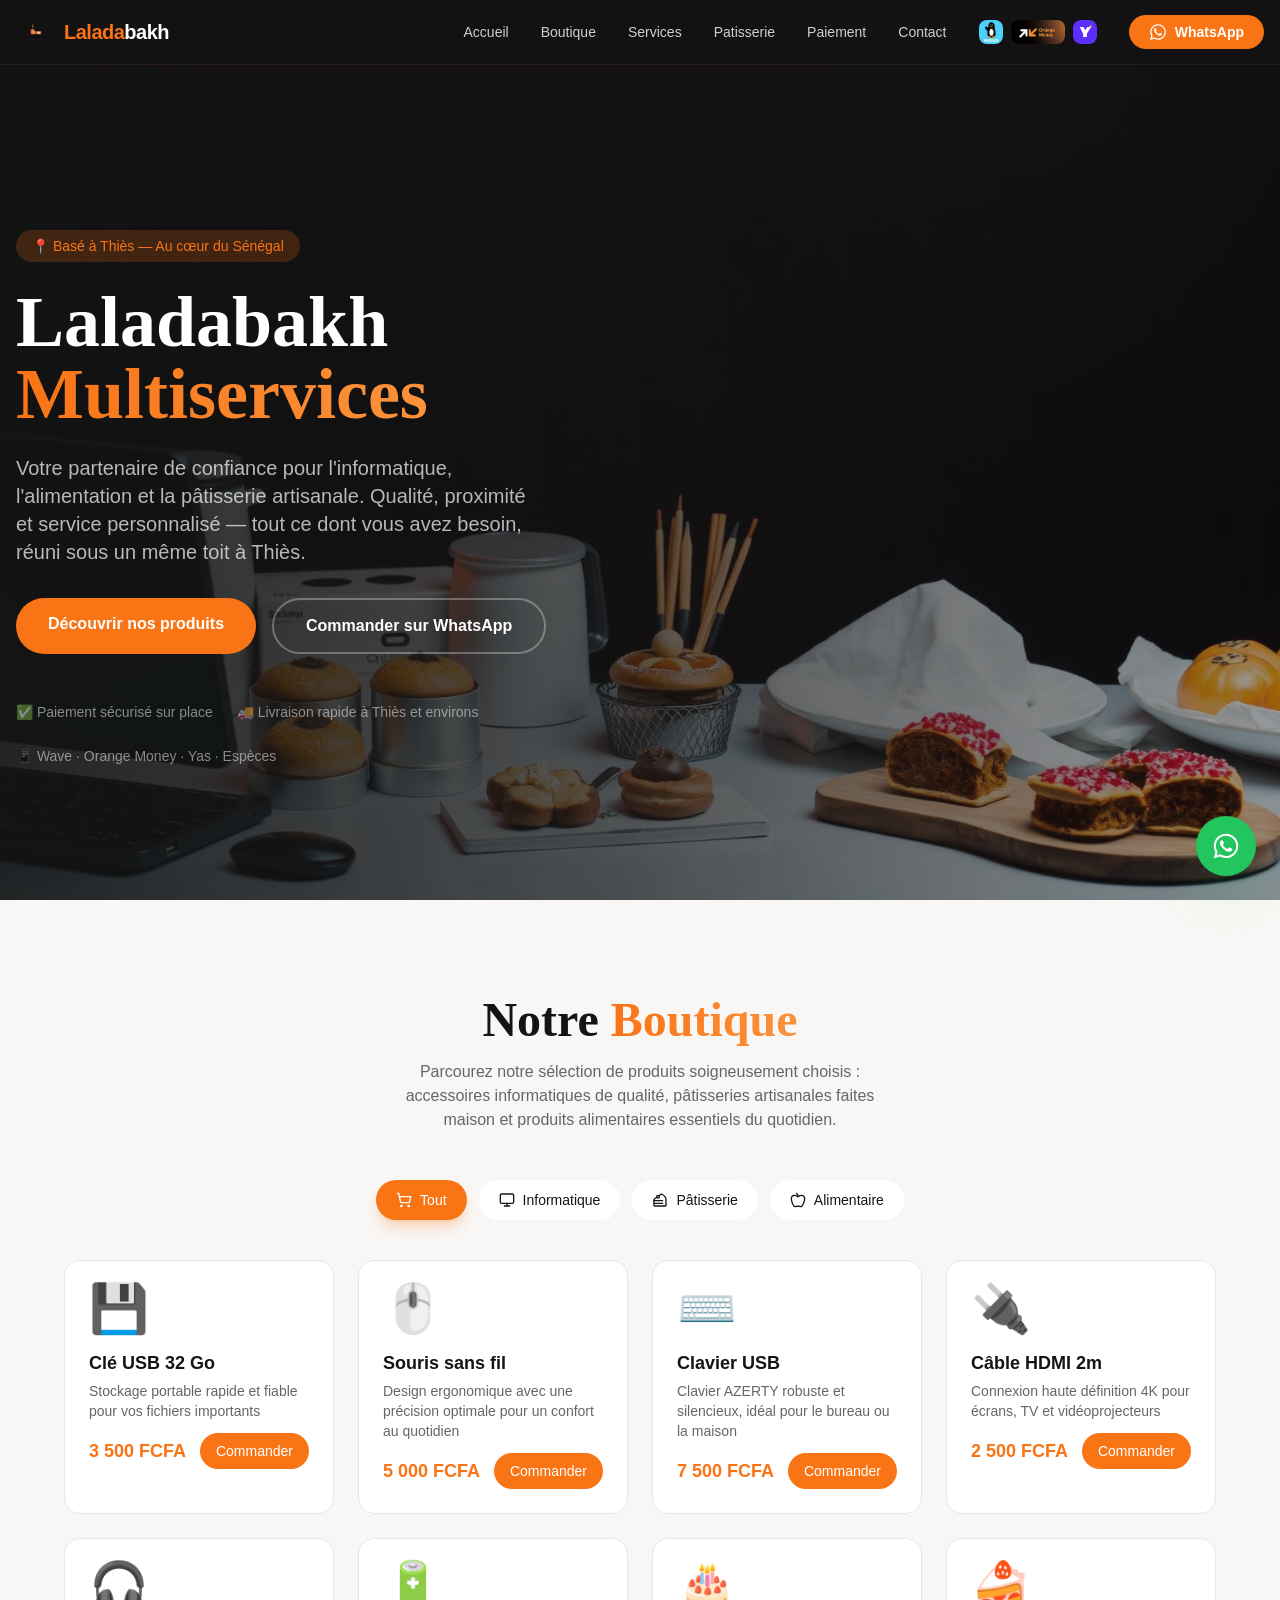
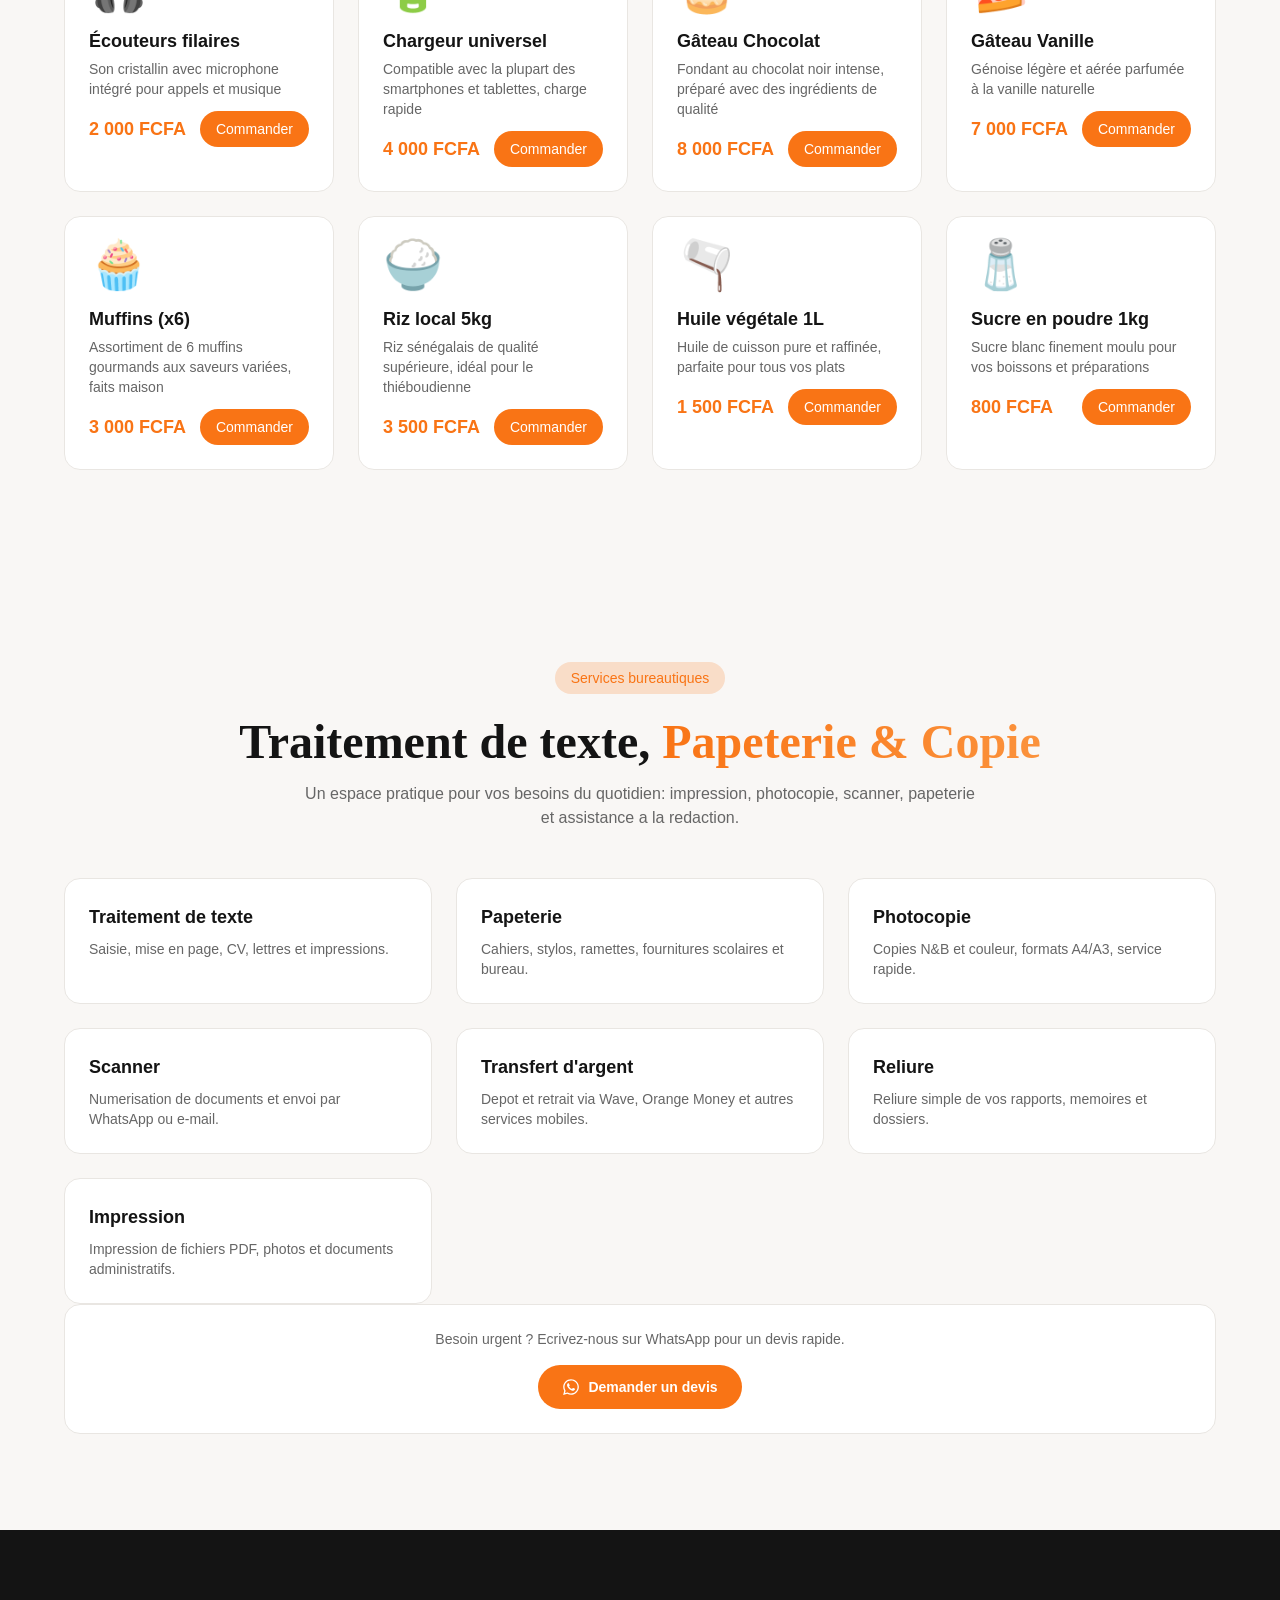
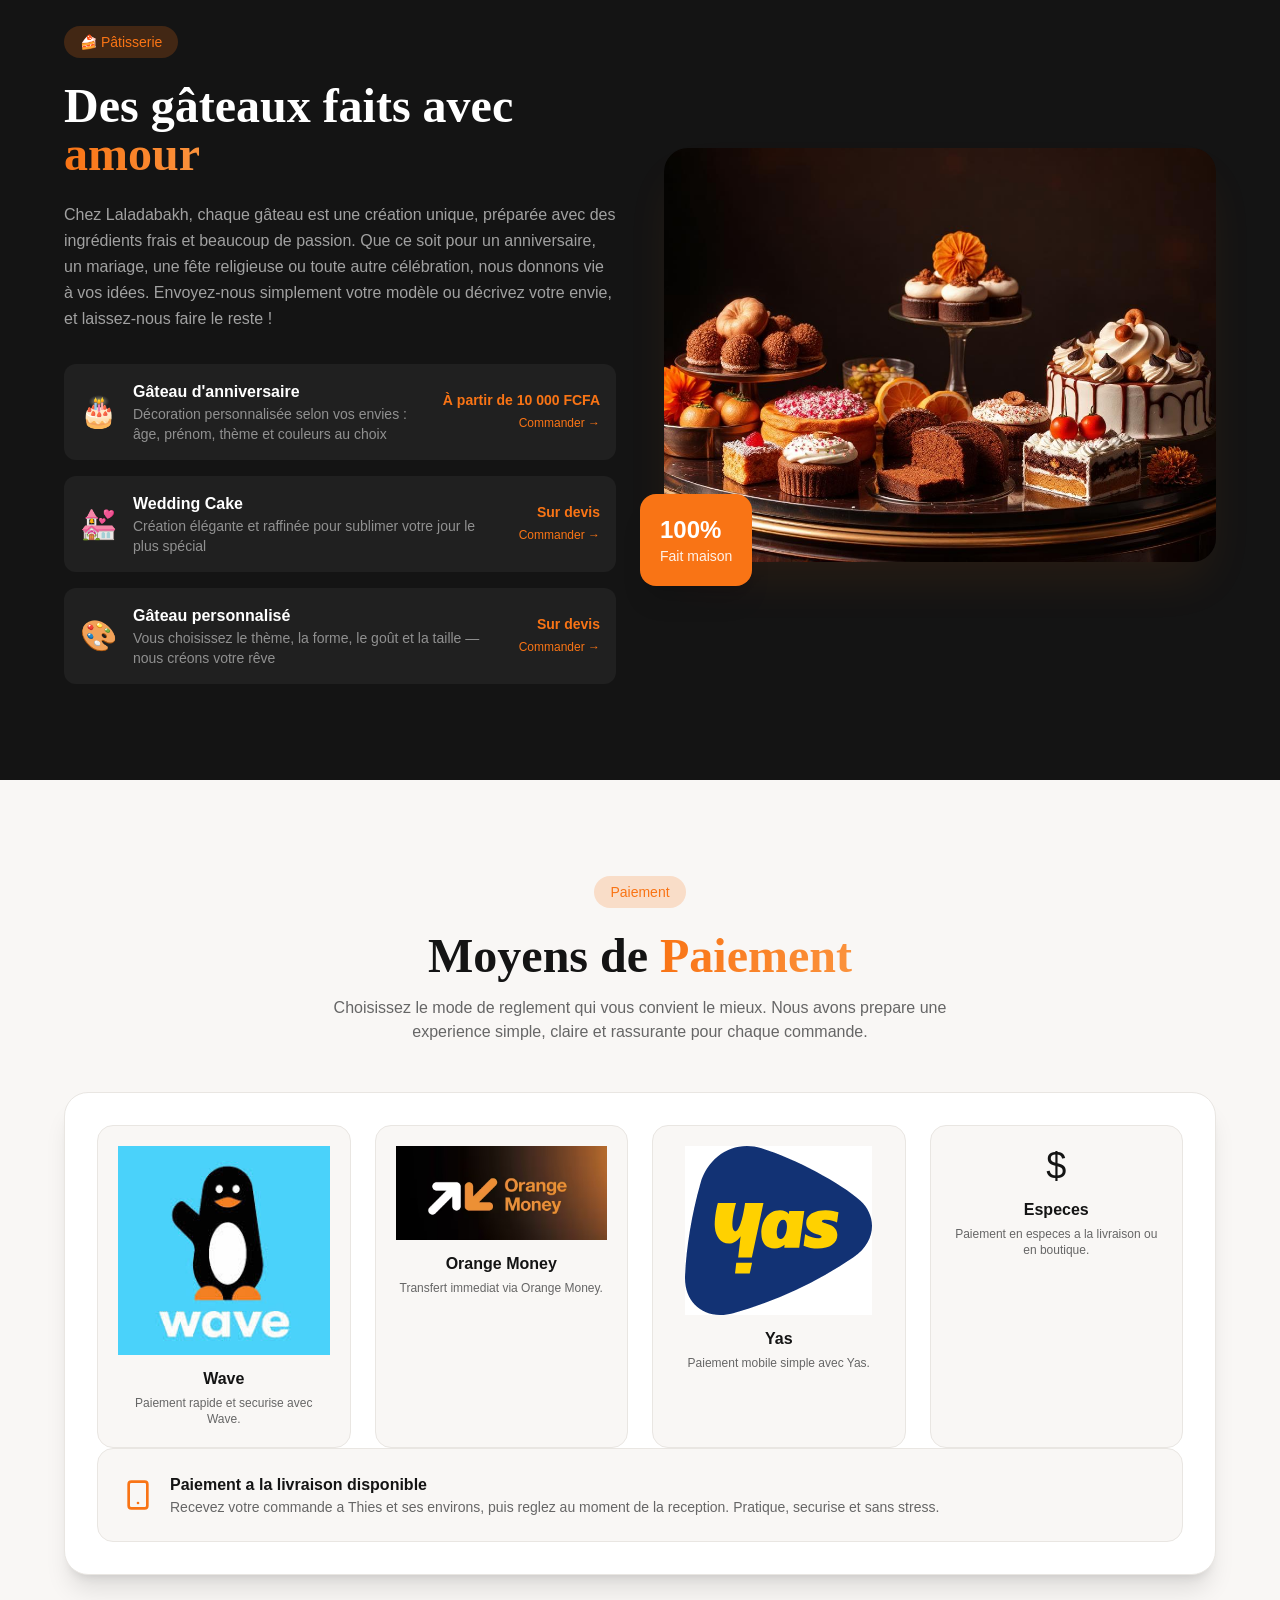
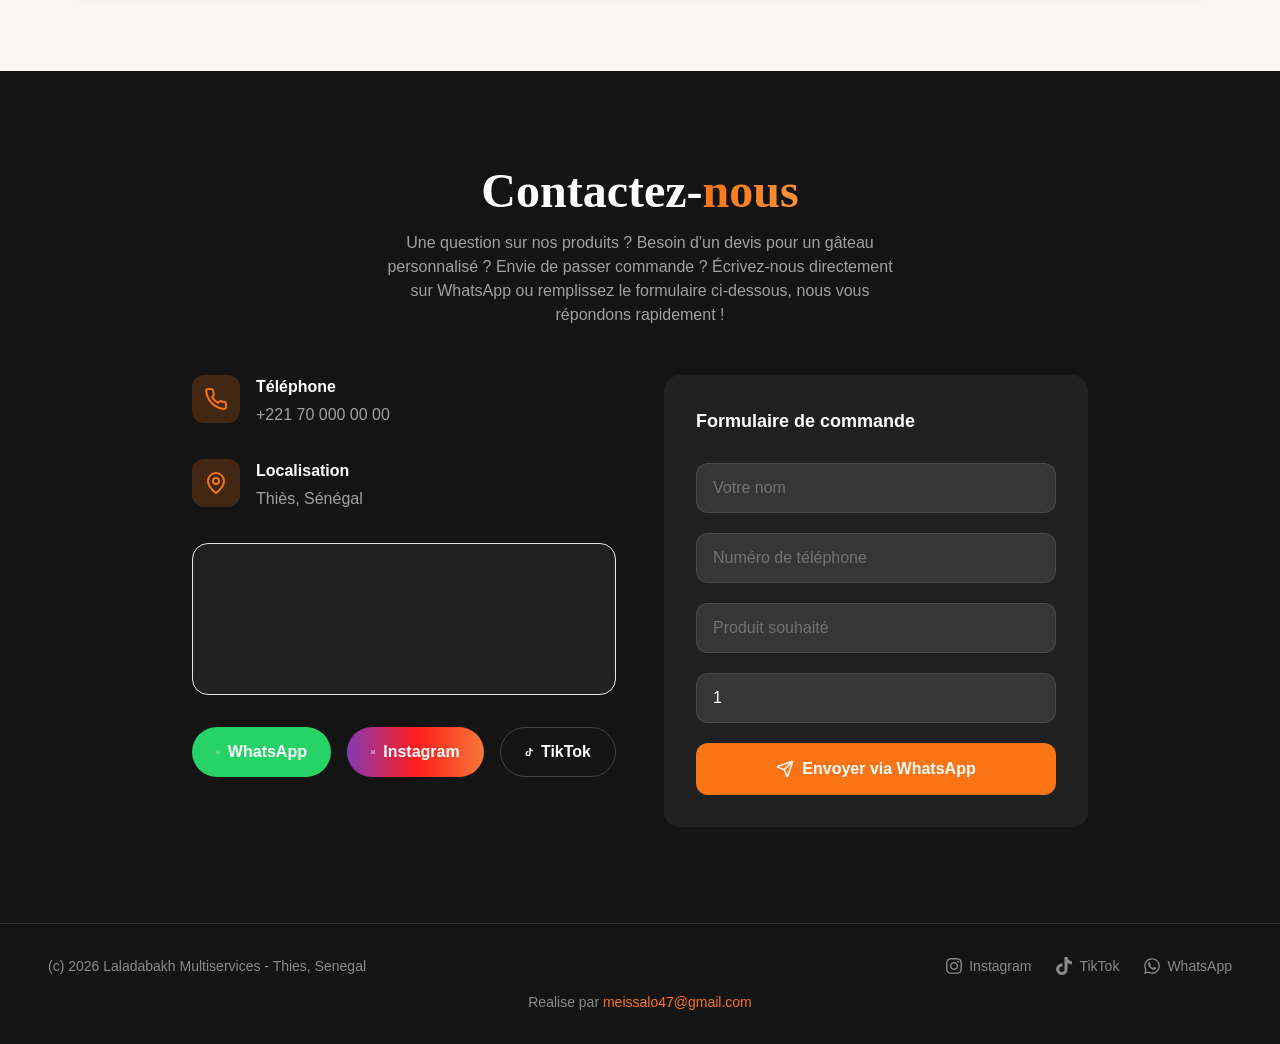
<file: index.html>
﻿<!doctype html>
<html lang="fr">
  <head>
    <meta charset="UTF-8" />
    <meta name="viewport" content="width=device-width, initial-scale=1.0" />
    <title>Laladabakh Multiservices — Informatique, Alimentation & Pâtisserie à Thiès</title>
    <meta name="description" content="Laladabakh Multiservices à Thiès : vente de consommables informatiques, produits alimentaires et pâtisseries artisanales. Commandez sur WhatsApp." />
    <meta name="author" content="Laladabakh Multiservices" />
    <link rel="icon" href="./logo.png" type="image/png" />

    <meta property="og:title" content="Laladabakh Multiservices — Thiès, Sénégal" />
    <meta property="og:description" content="Informatique, Alimentation et Pâtisserie artisanale — tout au même endroit à Thiès." />
    <meta property="og:type" content="website" />
    <meta property="og:image" content="./logo.png" />

    <meta name="twitter:card" content="summary_large_image" />
    <meta name="twitter:image" content="./logo.png" />
    <script type="module" crossorigin src="./index-61_1GS_6.js"></script>
    <link rel="stylesheet" crossorigin href="./index-BvuYJexy.css">
    <link rel="stylesheet" href="./mobile-fixes.css" />
  </head>

  <body>
    <div id="root"></div>
  </body>
</html>
</file>
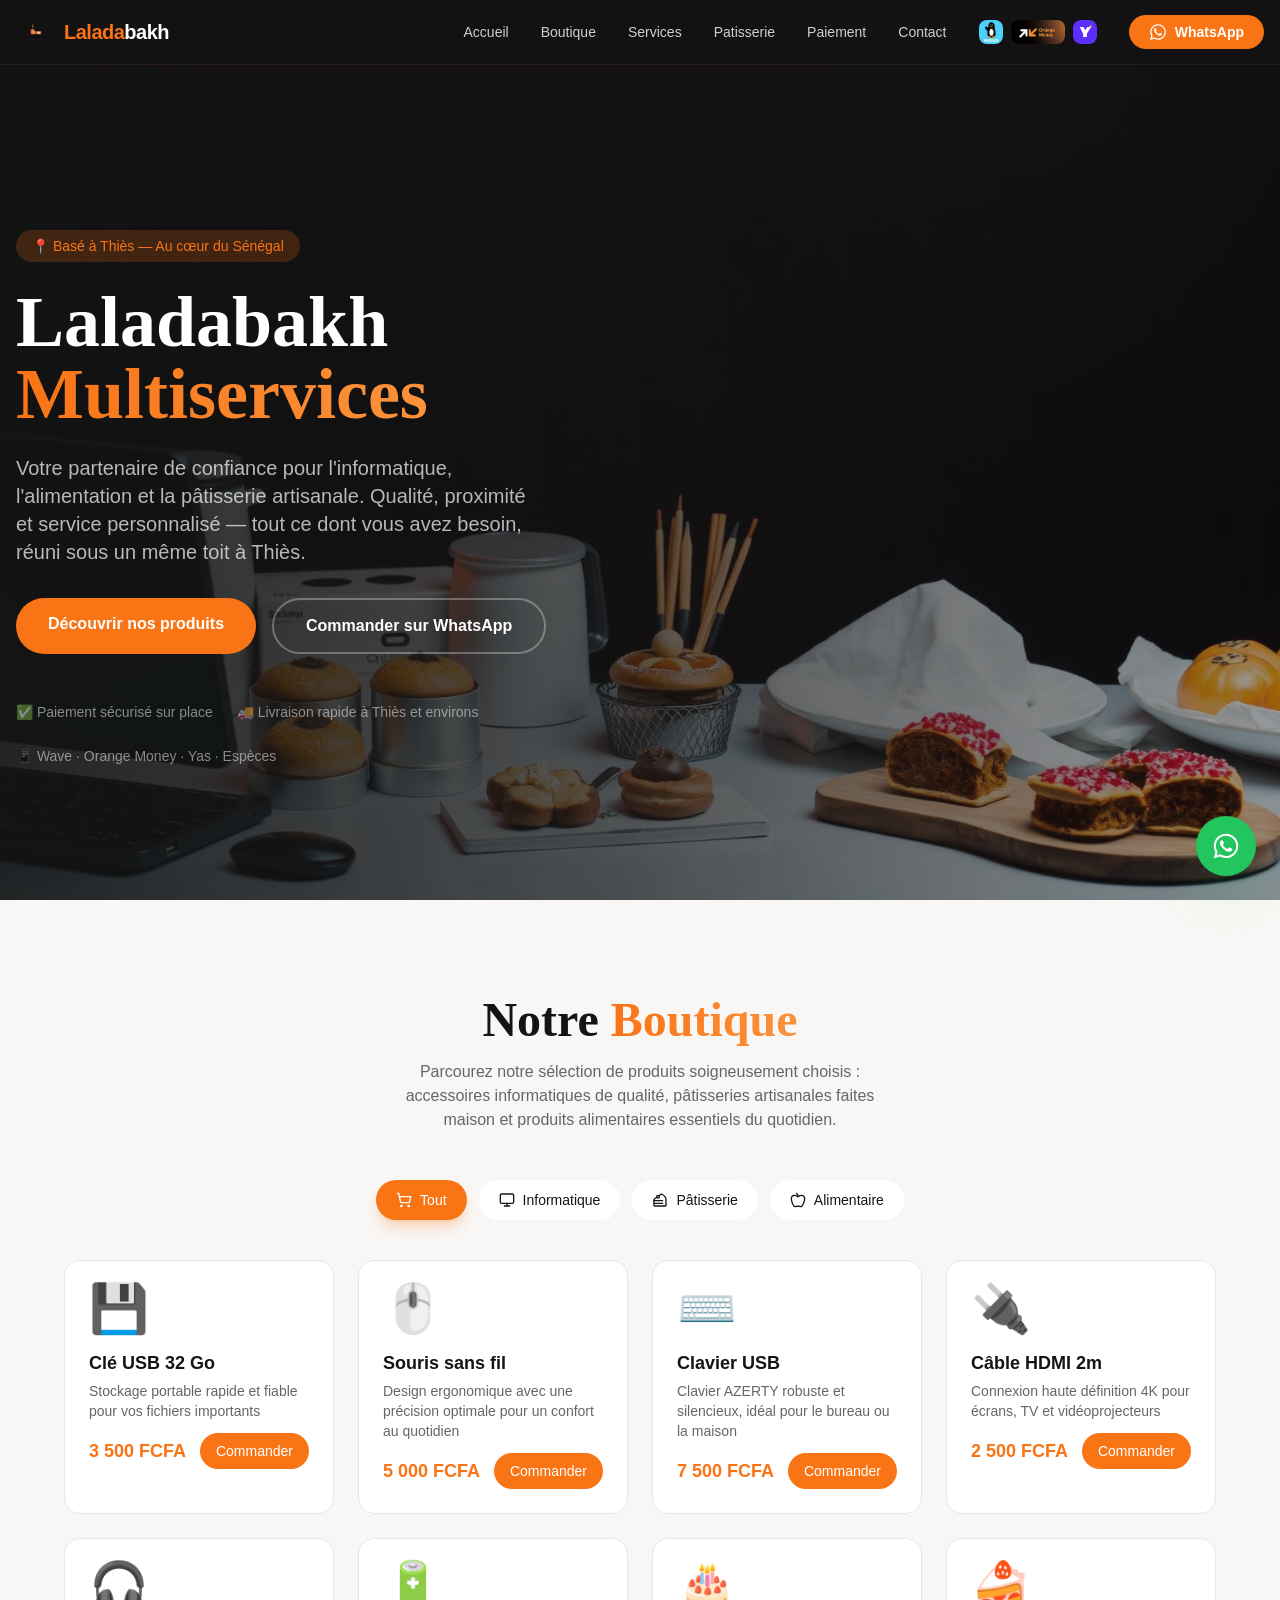
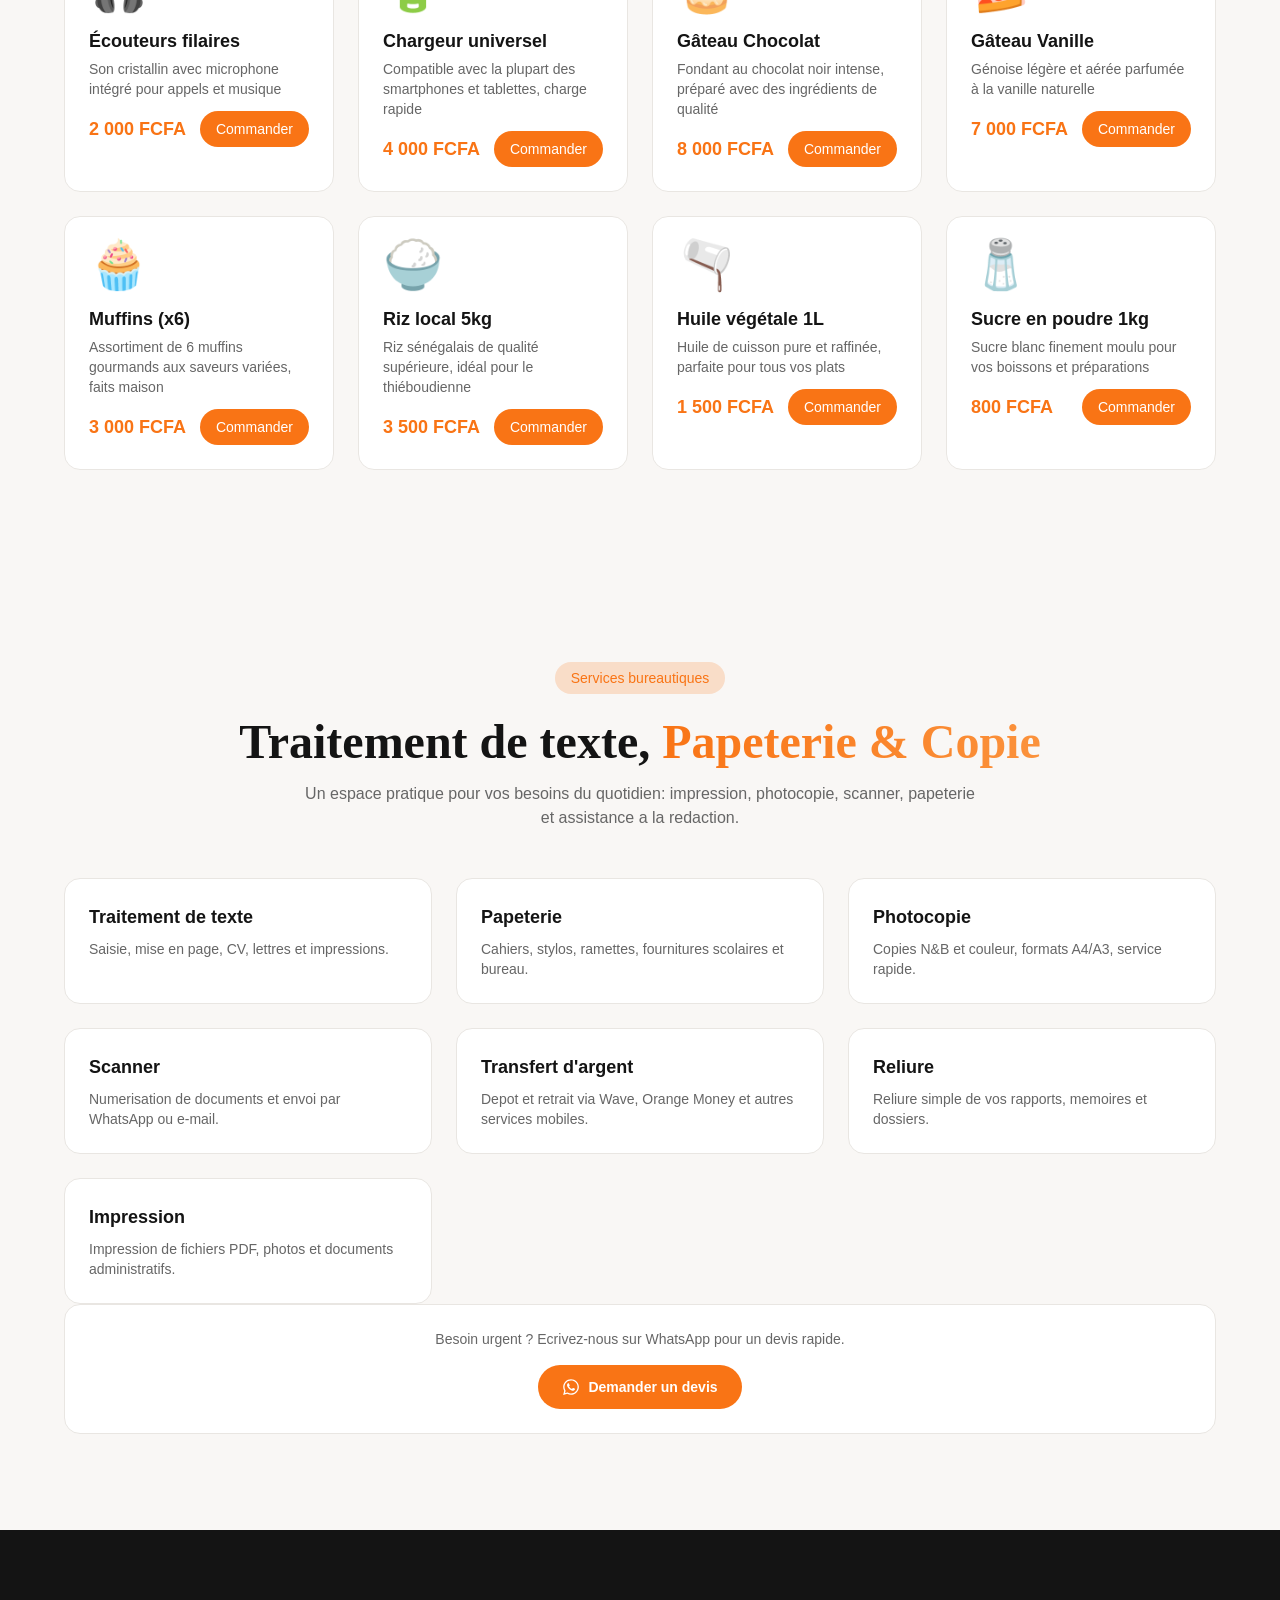
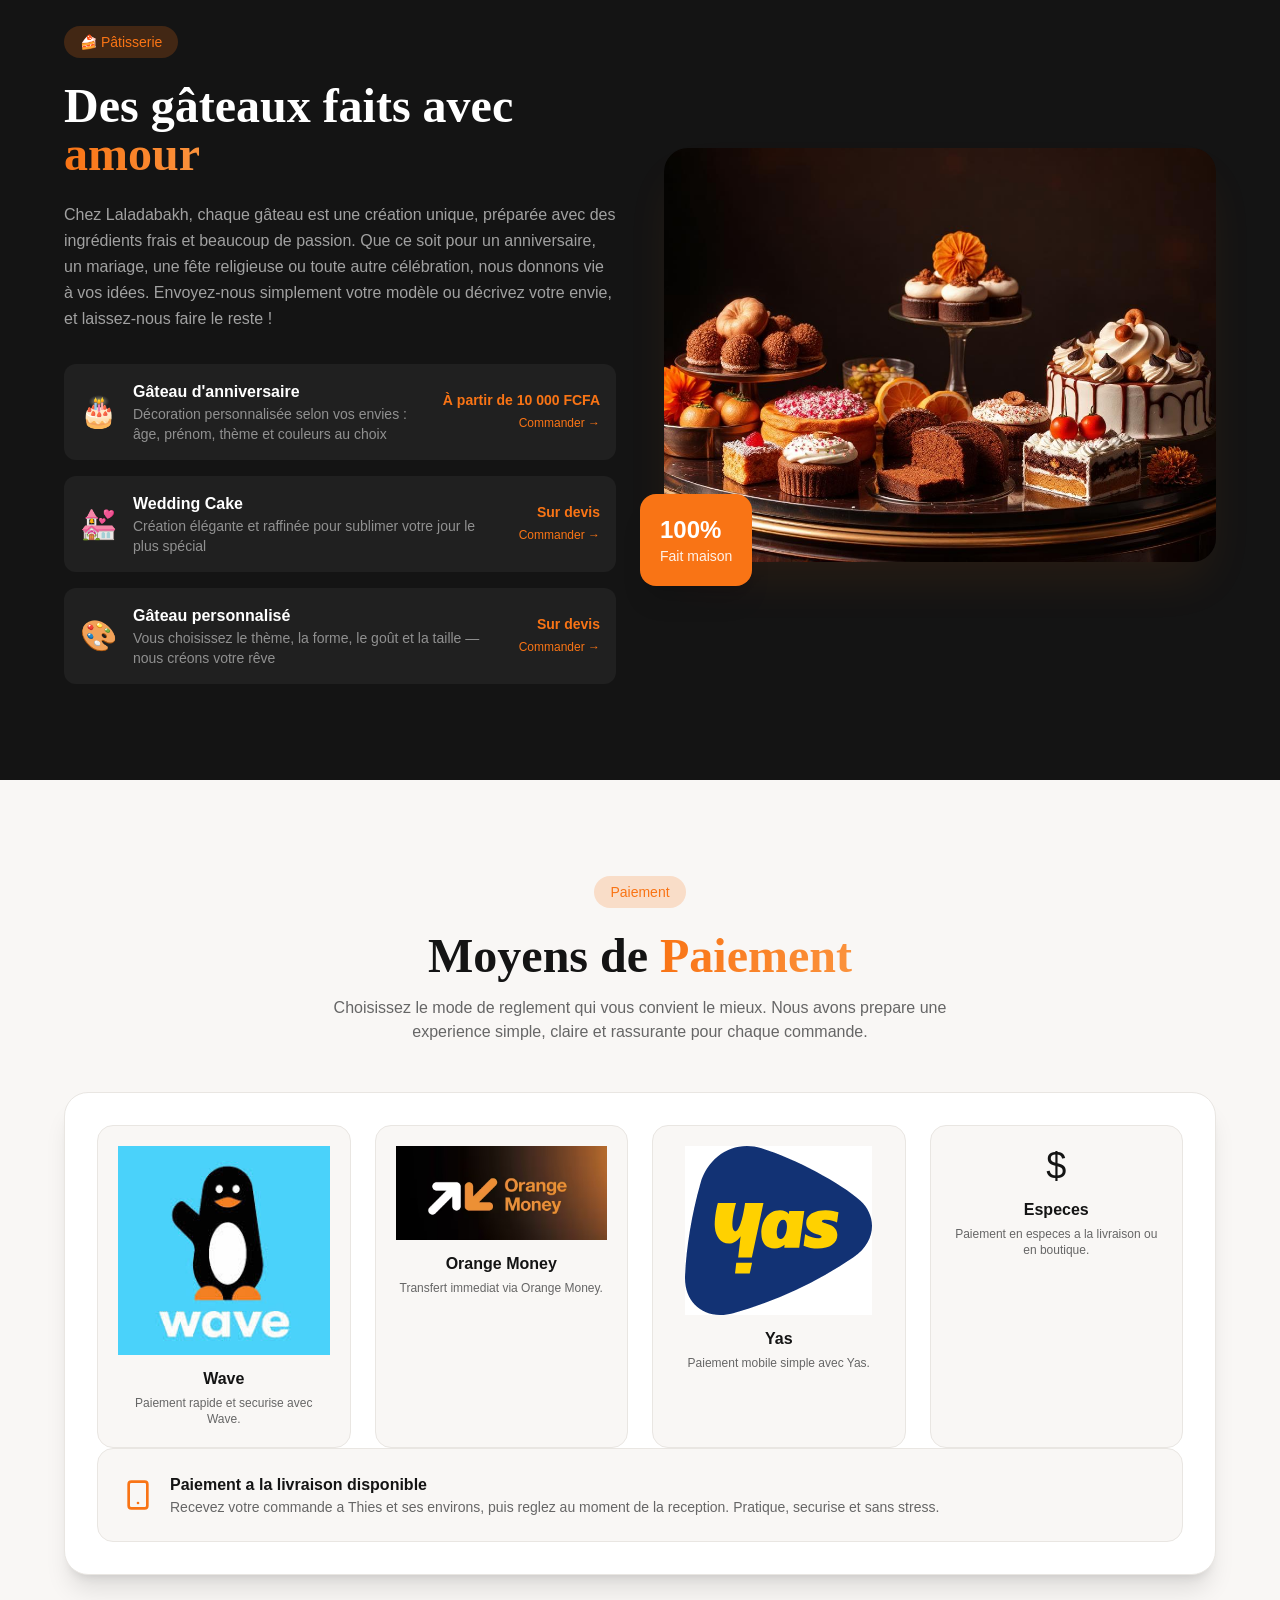
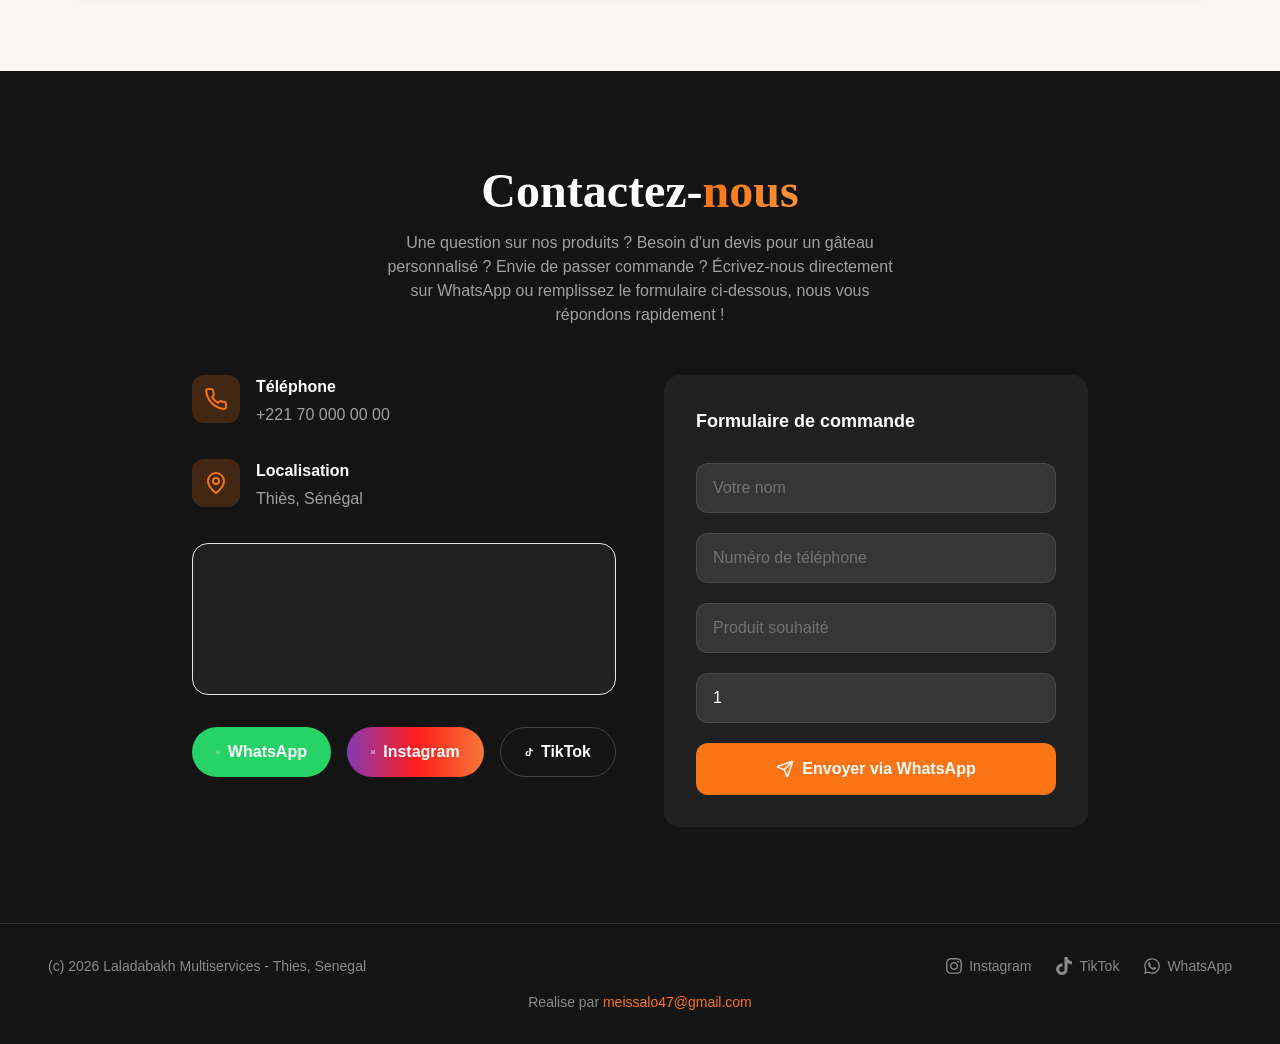
<file: accueil.html>
﻿<!doctype html>
<html lang="fr">
  <head>
    <meta charset="UTF-8" />
    <meta name="viewport" content="width=device-width, initial-scale=1.0" />
    <title>Laladabakh Multiservices — Accueil</title>
    <meta name="description" content="Laladabakh Multiservices à Thiès." />
    <link rel="icon" href="./logo.png" type="image/png" />
    <meta name="robots" content="index,follow" />
    <script>
      if (!location.hash) {
        location.hash = "accueil";
      }
    </script>
    <script type="module" crossorigin src="./index-61_1GS_6.js"></script>
    <link rel="stylesheet" crossorigin href="./index-BvuYJexy.css" />
    <link rel="stylesheet" href="./mobile-fixes.css" />
  </head>
  <body>
    <div id="root"></div>
  </body>
</html>
</file>
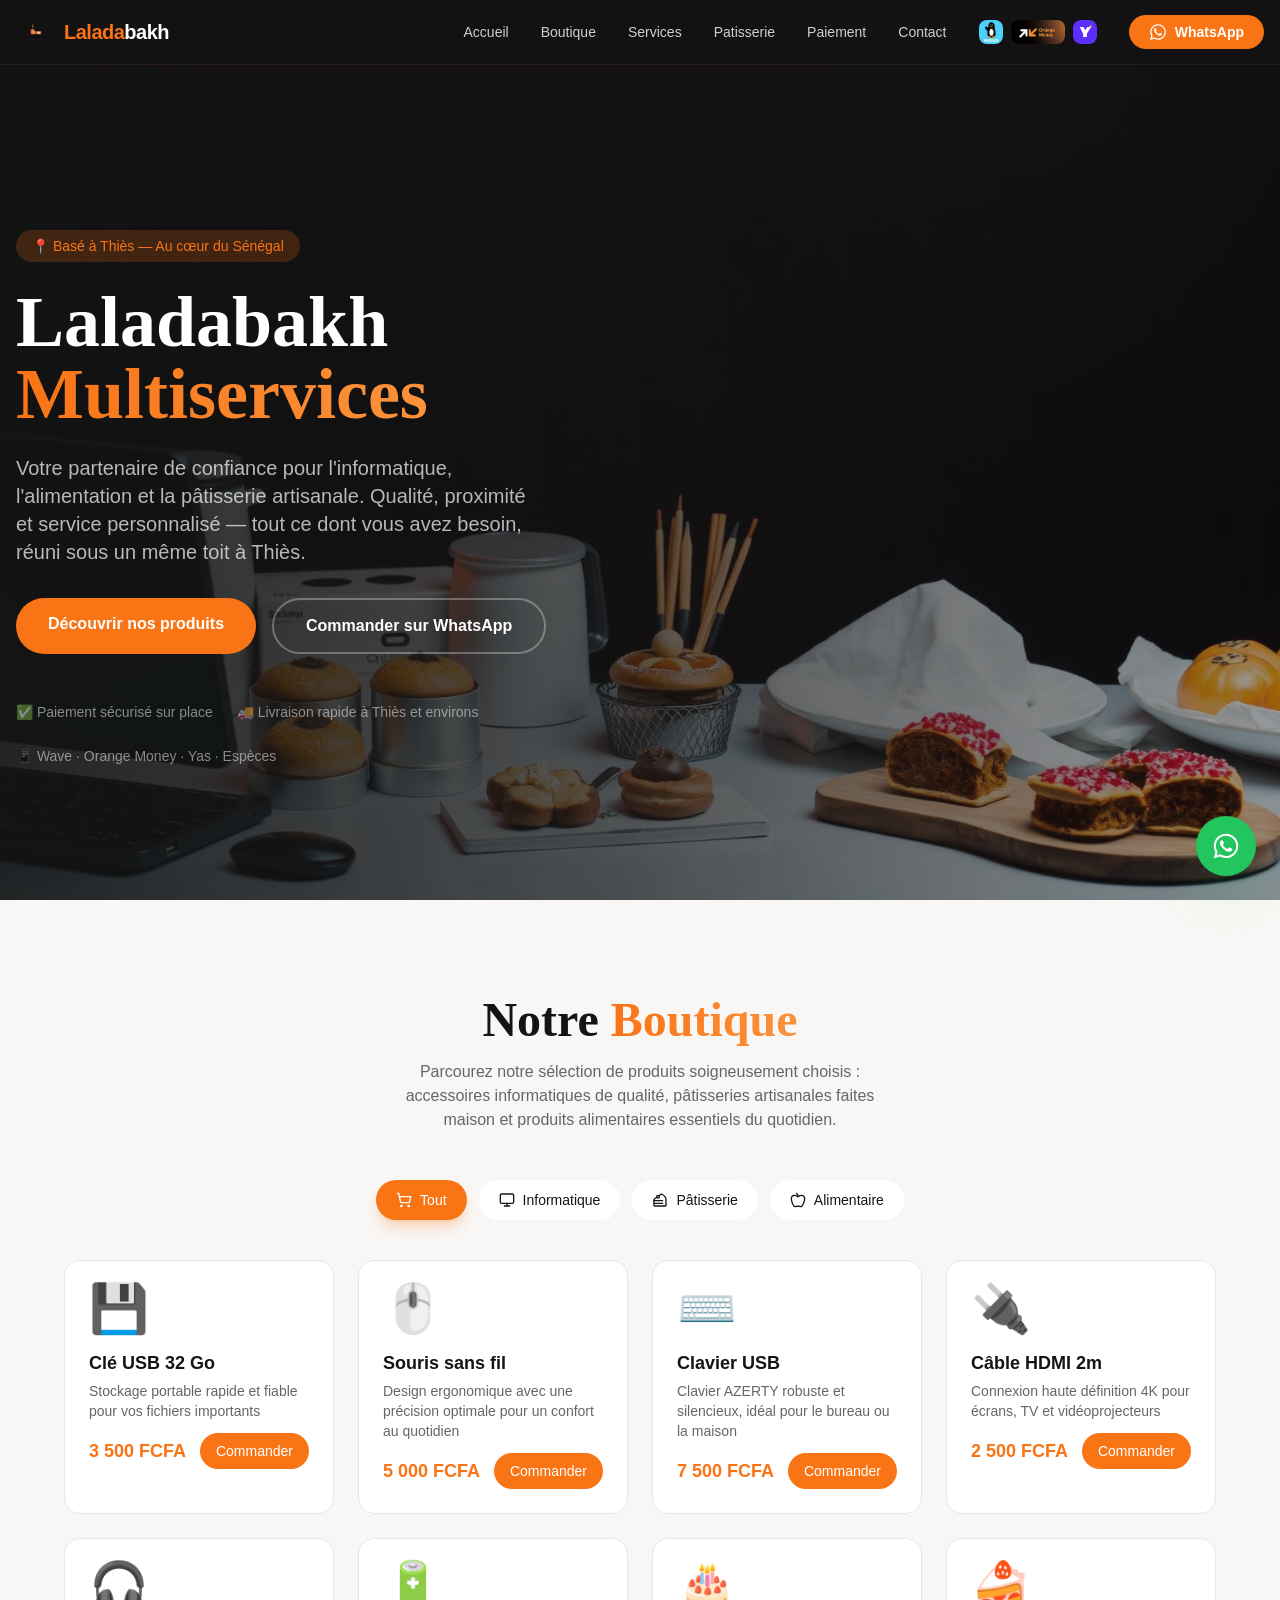
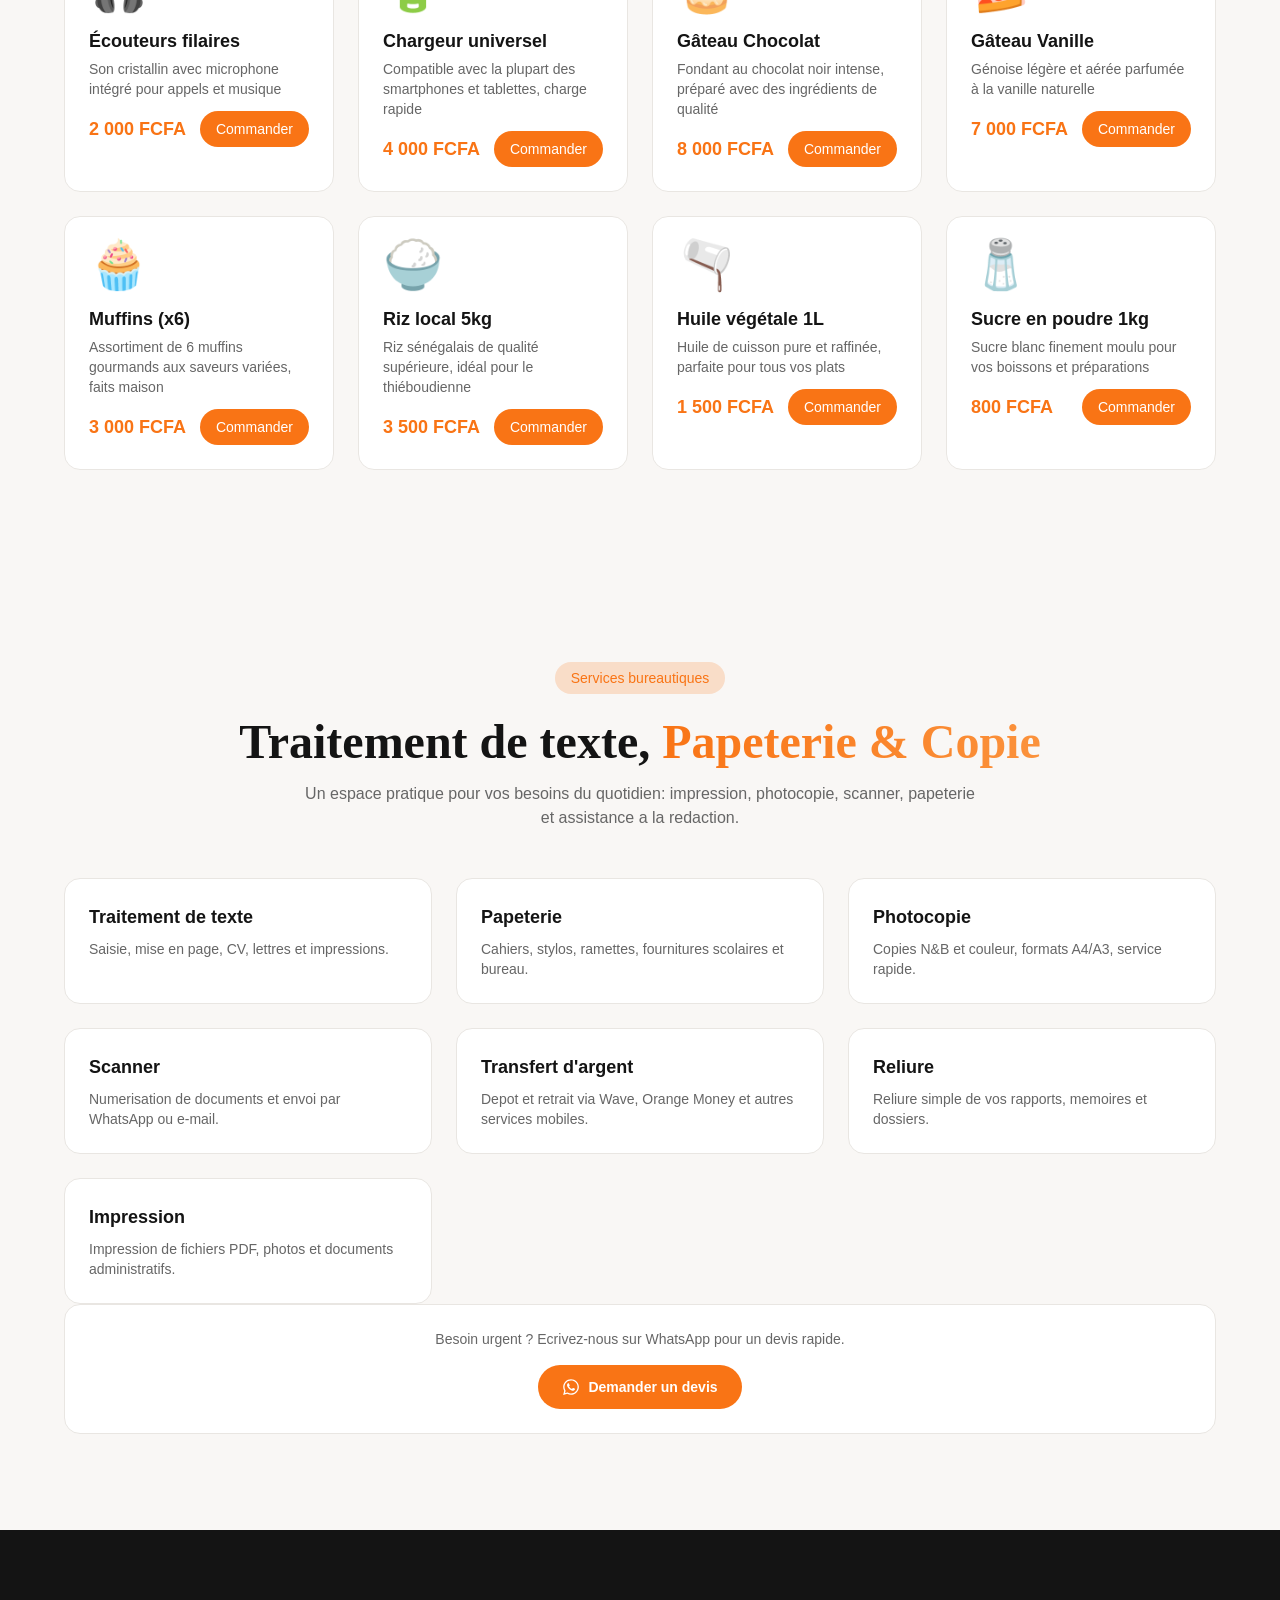
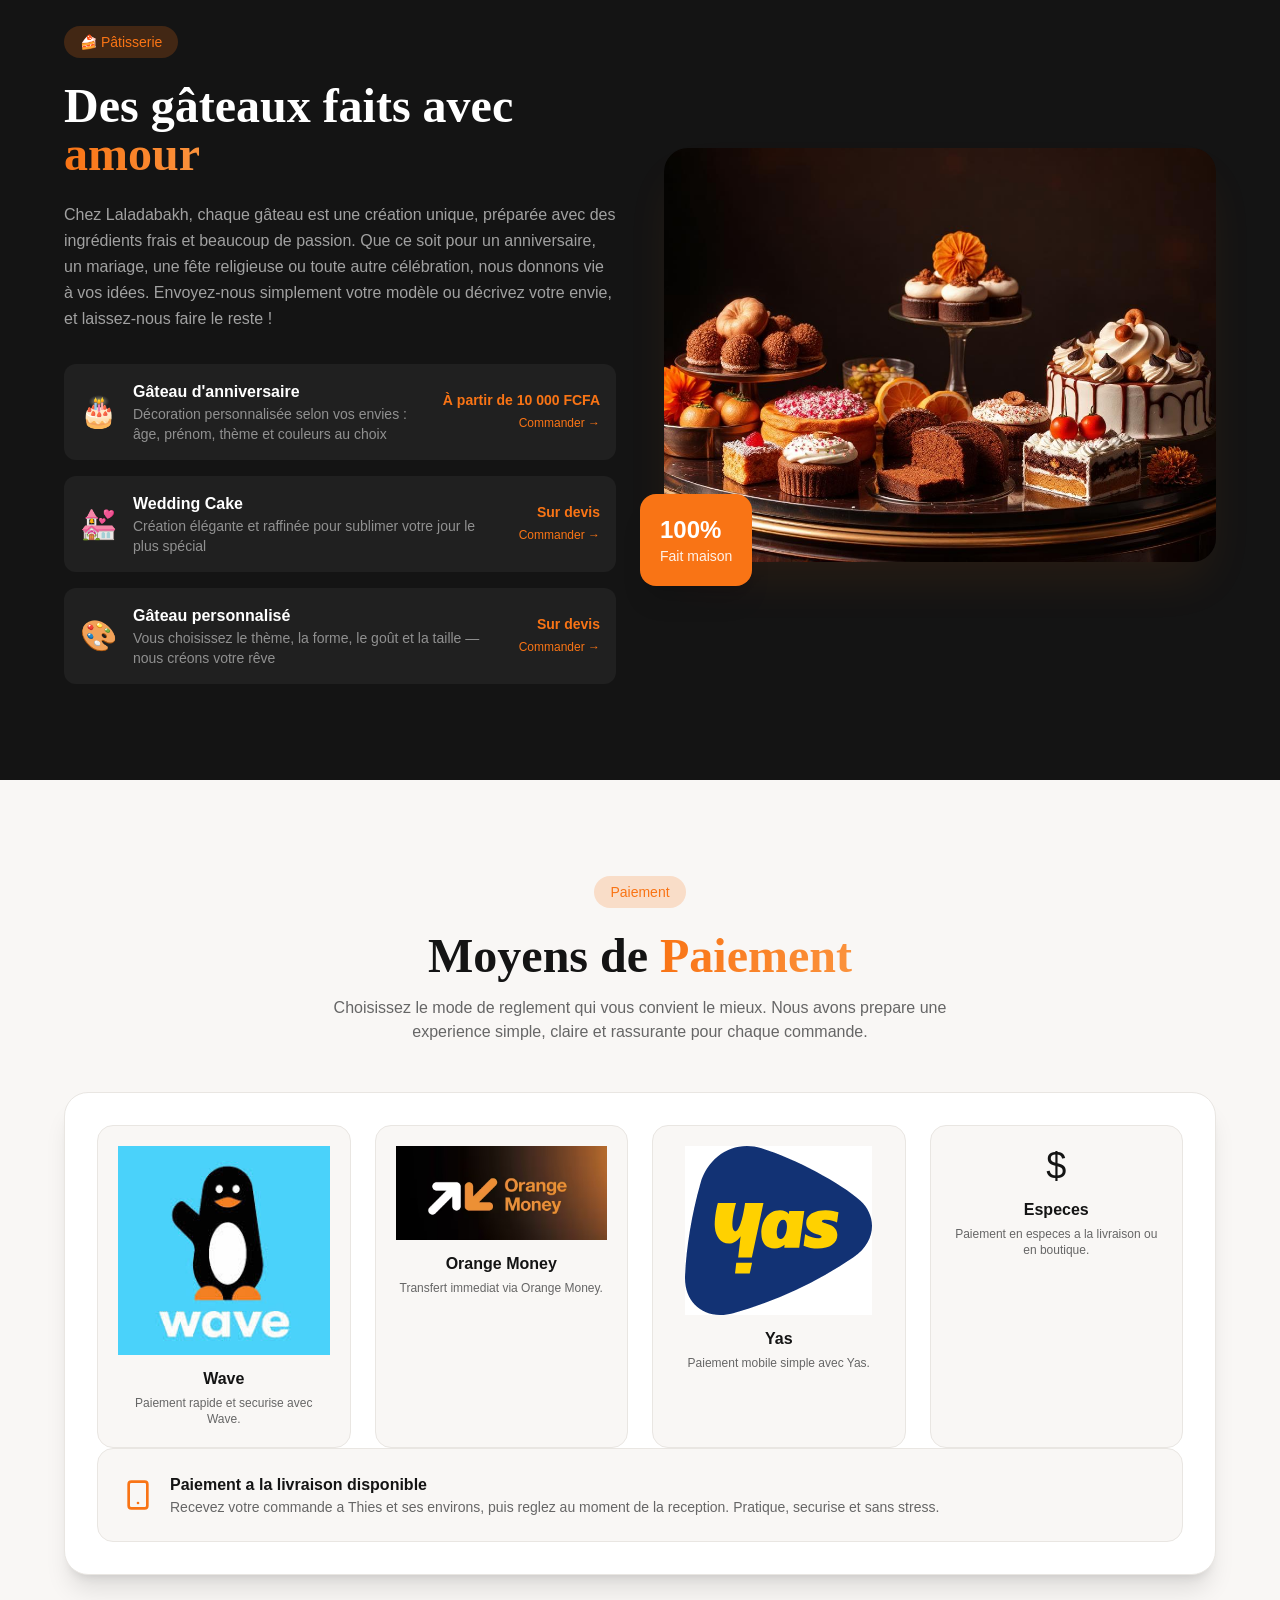
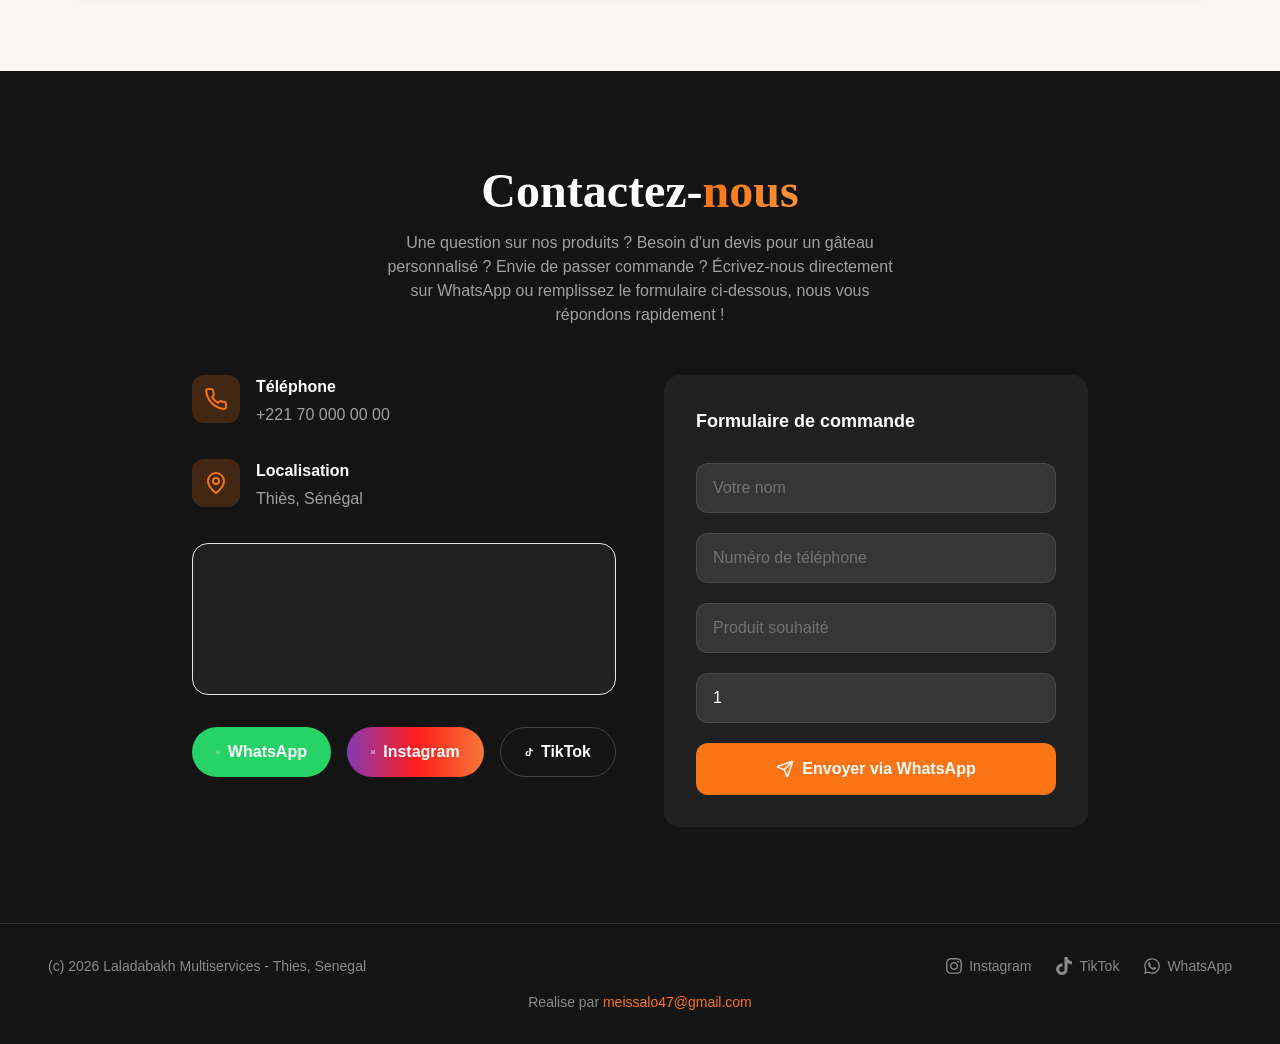
<file: boutique.html>
﻿<!doctype html>
<html lang="fr">
  <head>
    <meta charset="UTF-8" />
    <meta name="viewport" content="width=device-width, initial-scale=1.0" />
    <title>Laladabakh Multiservices — Boutique</title>
    <meta name="description" content="Laladabakh Multiservices à Thiès." />
    <link rel="icon" href="./logo.png" type="image/png" />
    <meta name="robots" content="index,follow" />
    <script>
      if (!location.hash) {
        location.hash = "boutique";
      }
    </script>
    <script type="module" crossorigin src="./index-61_1GS_6.js"></script>
    <link rel="stylesheet" crossorigin href="./index-BvuYJexy.css" />
    <link rel="stylesheet" href="./mobile-fixes.css" />
  </head>
  <body>
    <div id="root"></div>
  </body>
</html>
</file>
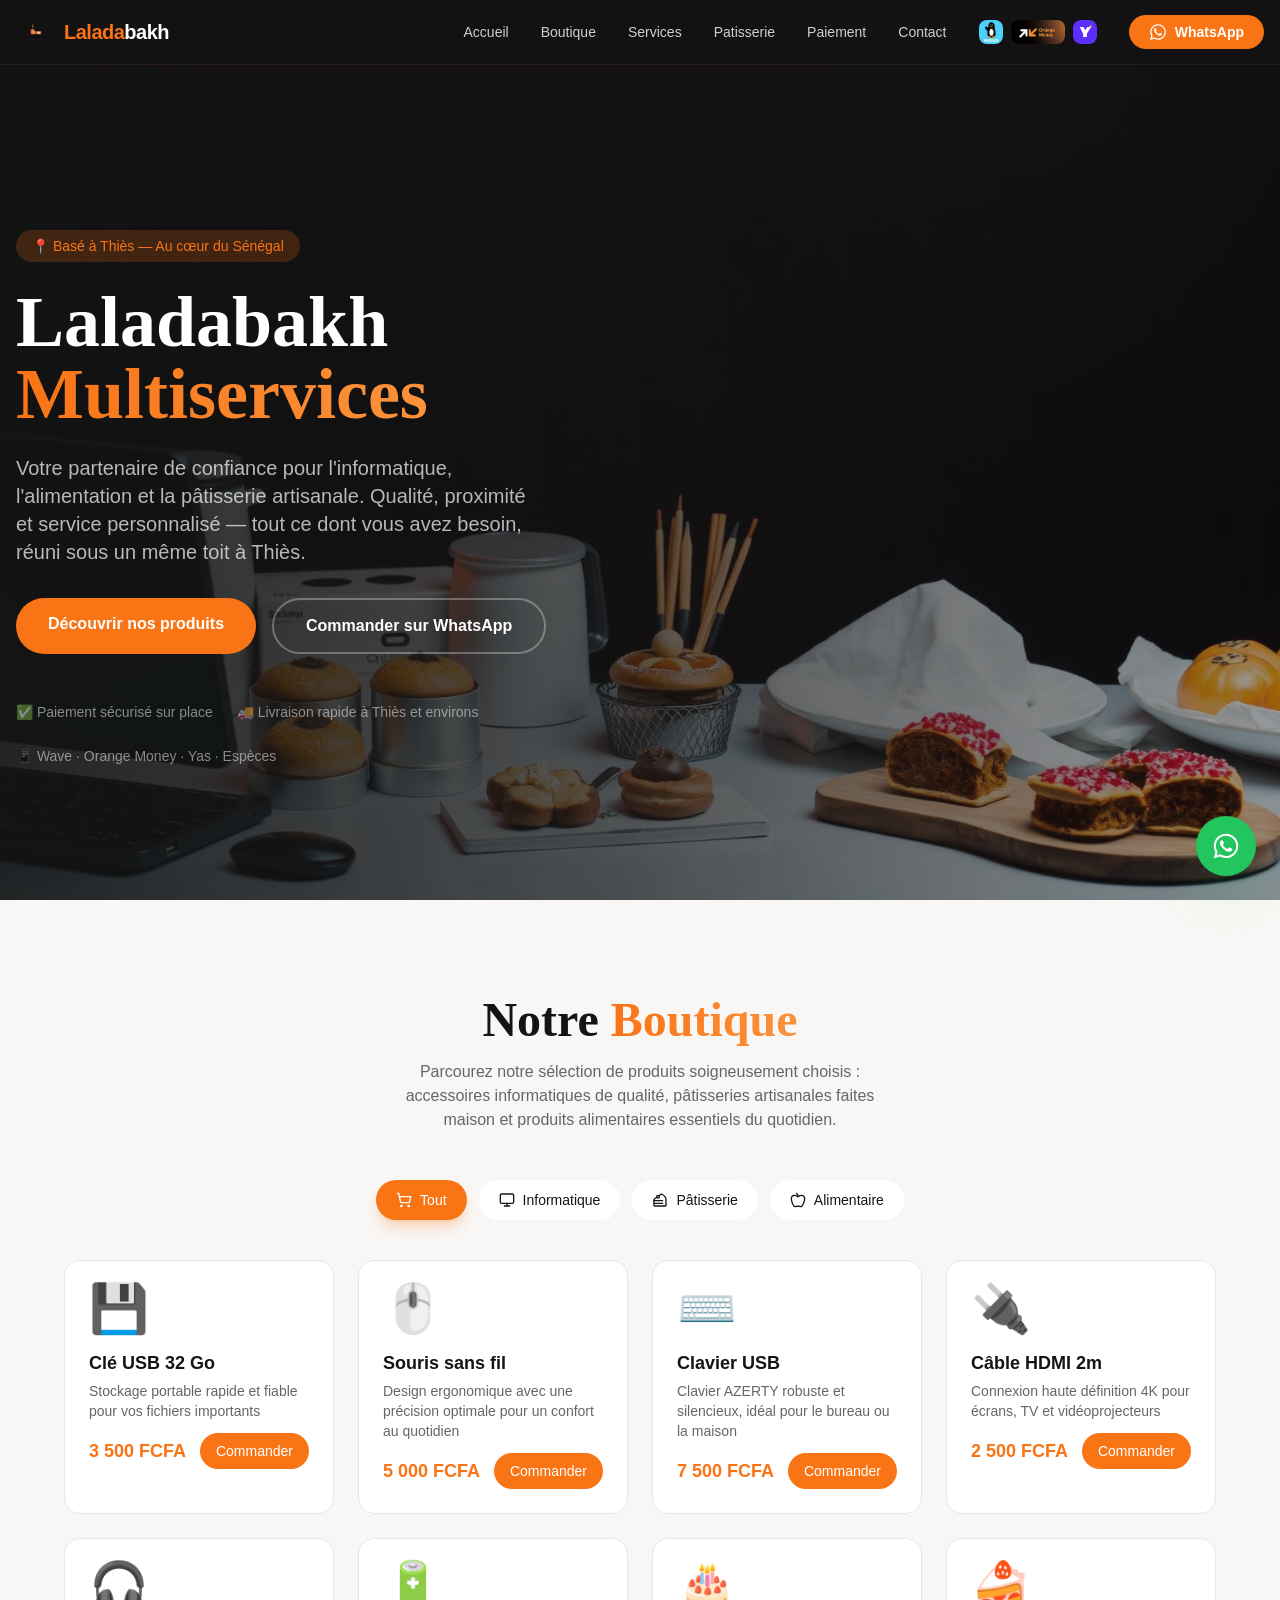
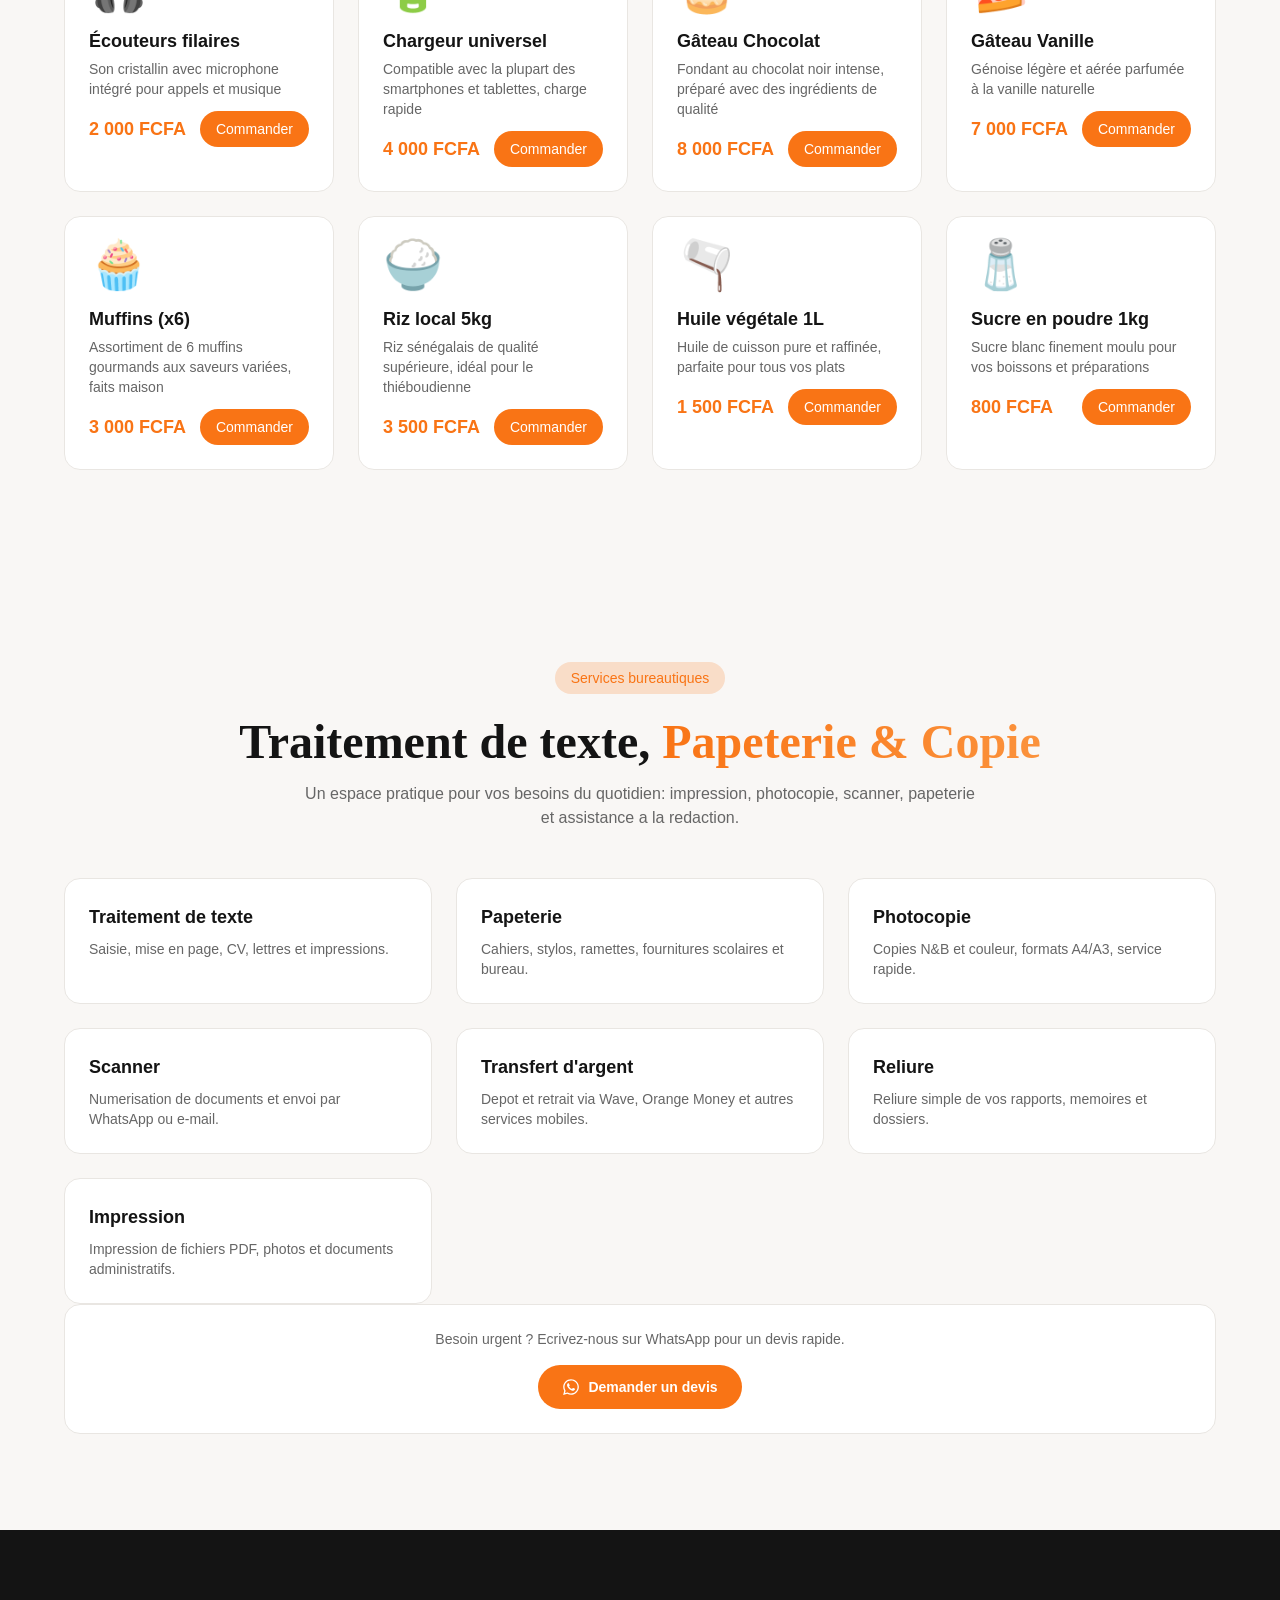
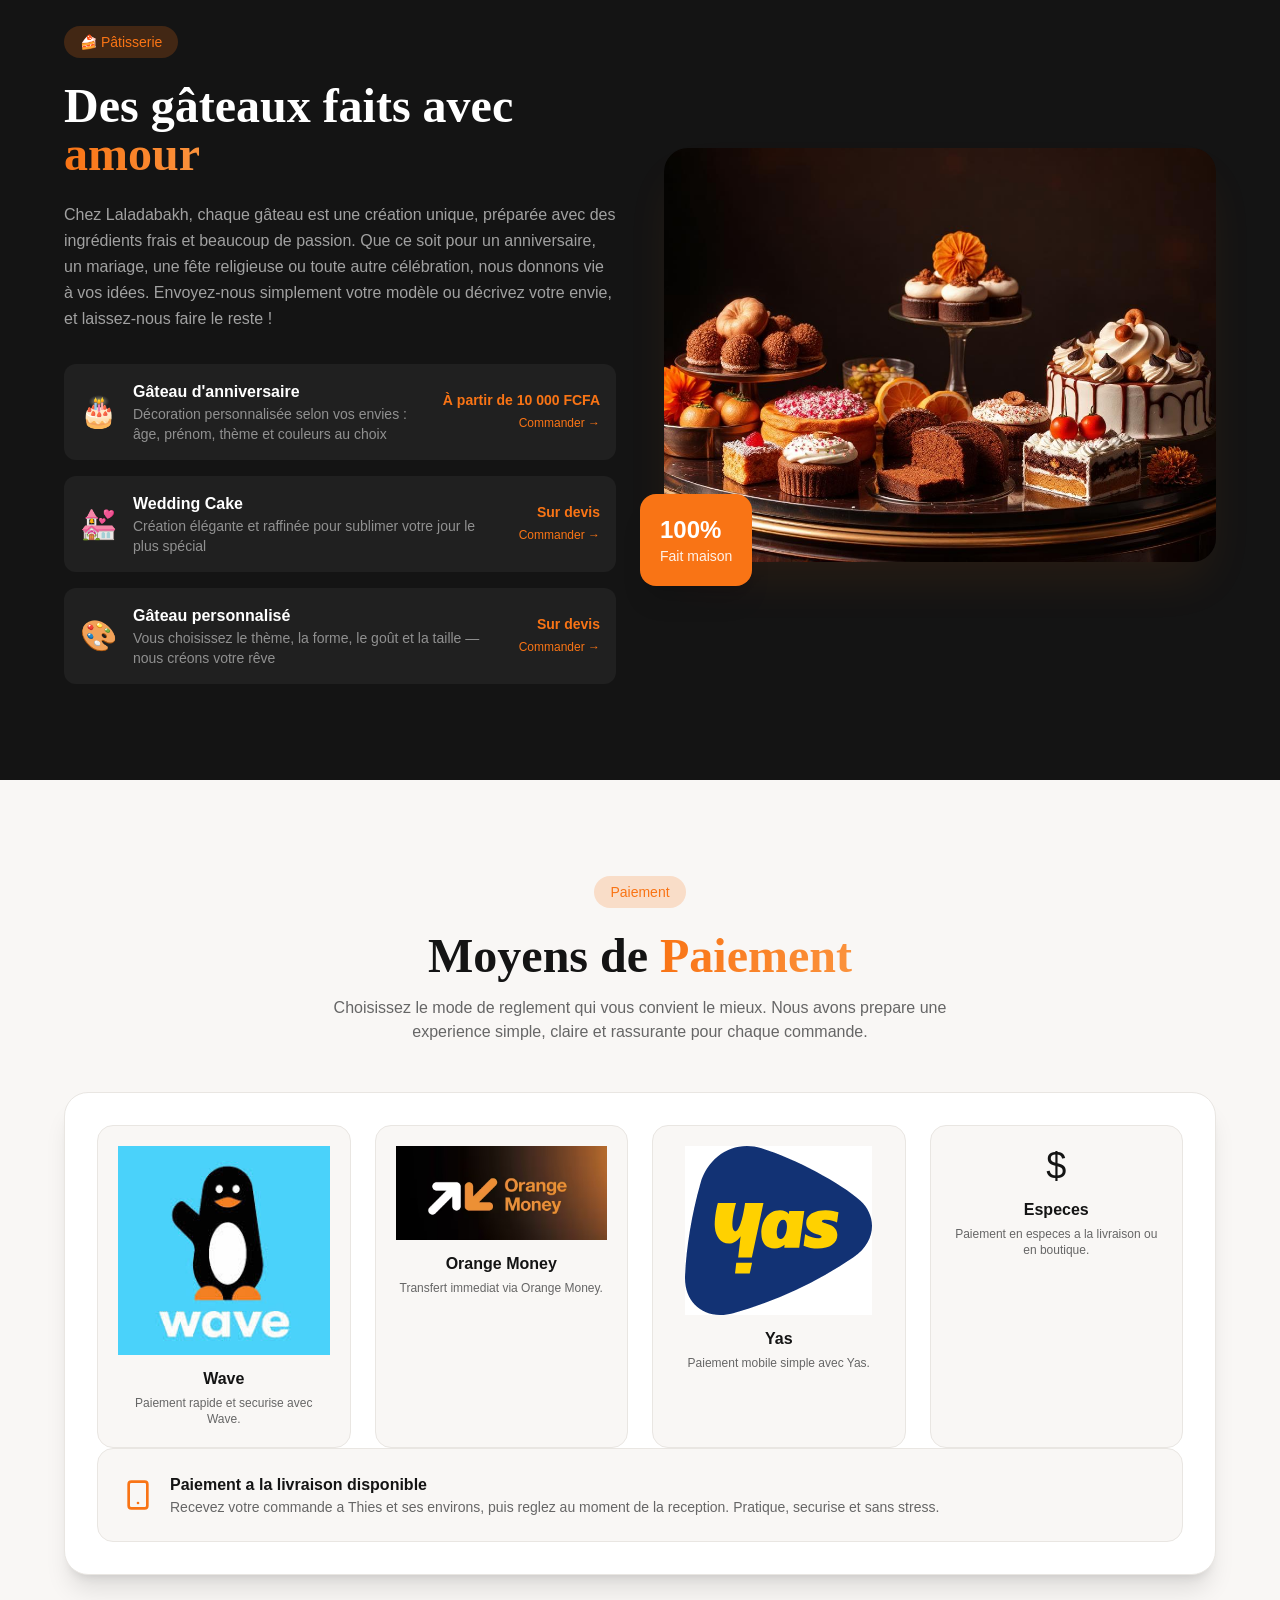
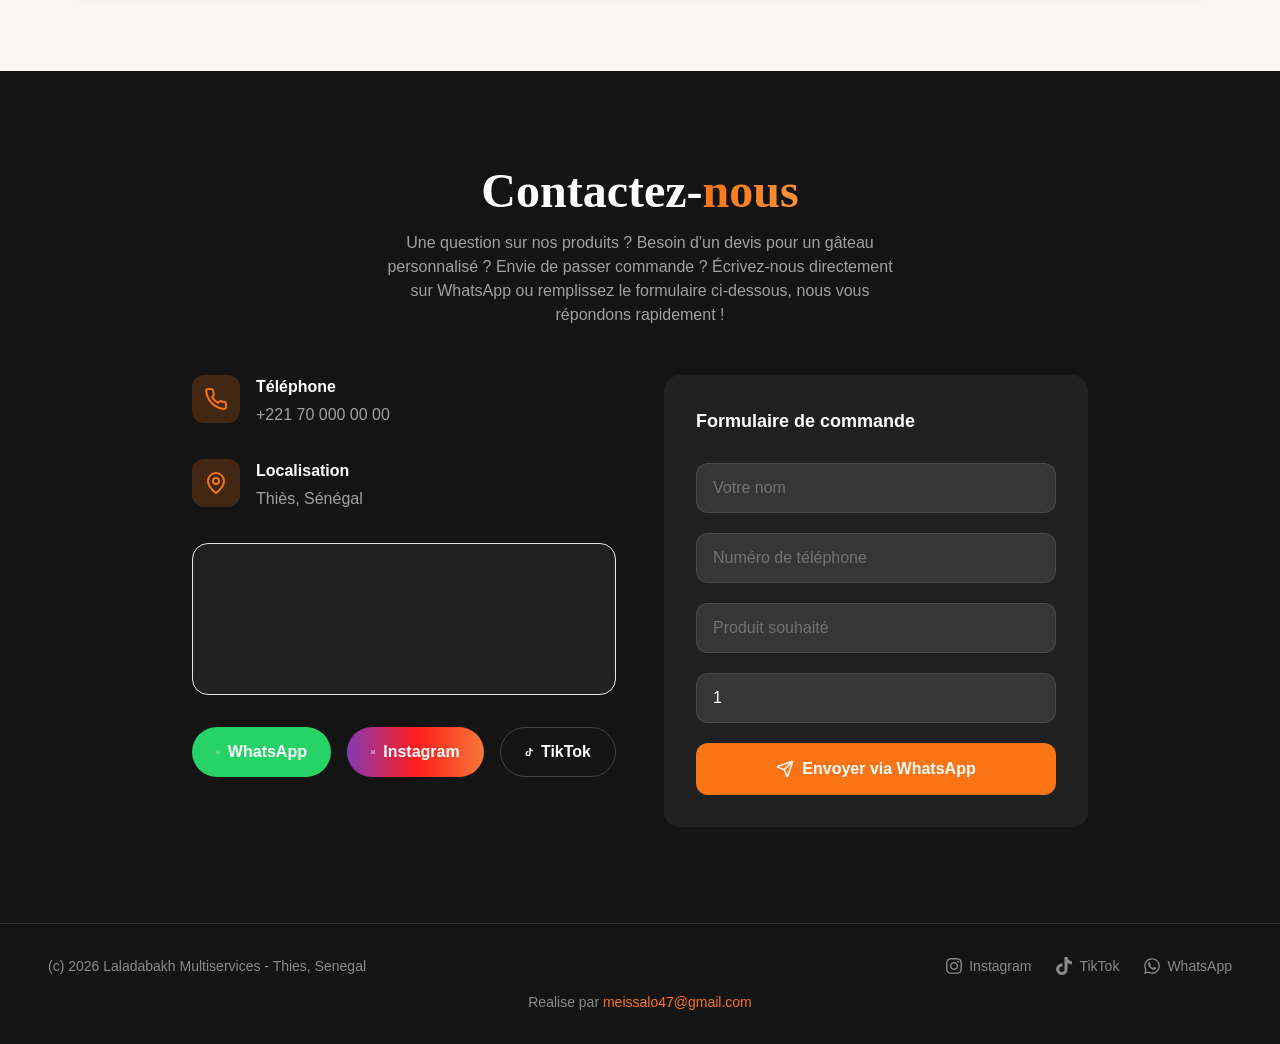
<file: contact.html>
﻿<!doctype html>
<html lang="fr">
  <head>
    <meta charset="UTF-8" />
    <meta name="viewport" content="width=device-width, initial-scale=1.0" />
    <title>Laladabakh Multiservices — Contact</title>
    <meta name="description" content="Laladabakh Multiservices à Thiès." />
    <link rel="icon" href="./logo.png" type="image/png" />
    <meta name="robots" content="index,follow" />
    <script>
      if (!location.hash) {
        location.hash = "contact";
      }
    </script>
    <script type="module" crossorigin src="./index-61_1GS_6.js"></script>
    <link rel="stylesheet" crossorigin href="./index-BvuYJexy.css" />
    <link rel="stylesheet" href="./mobile-fixes.css" />
  </head>
  <body>
    <div id="root"></div>
  </body>
</html>
</file>
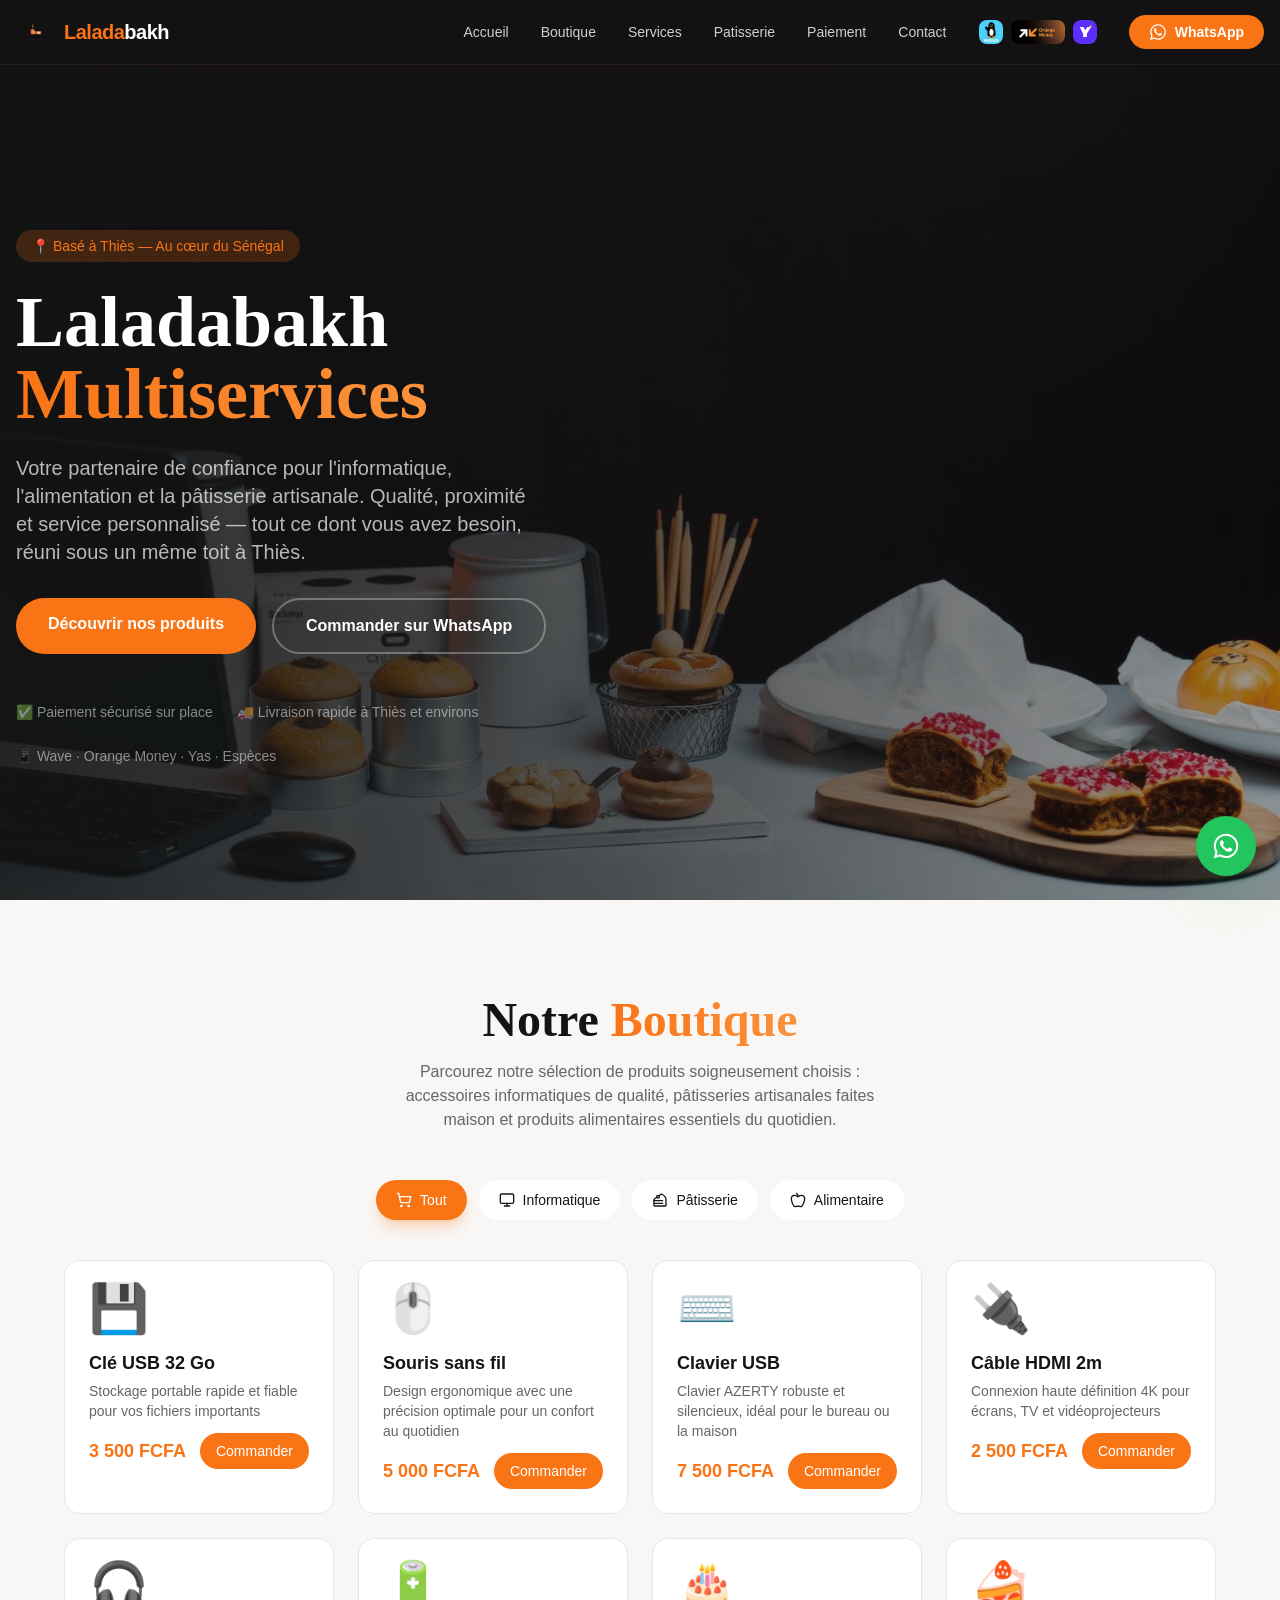
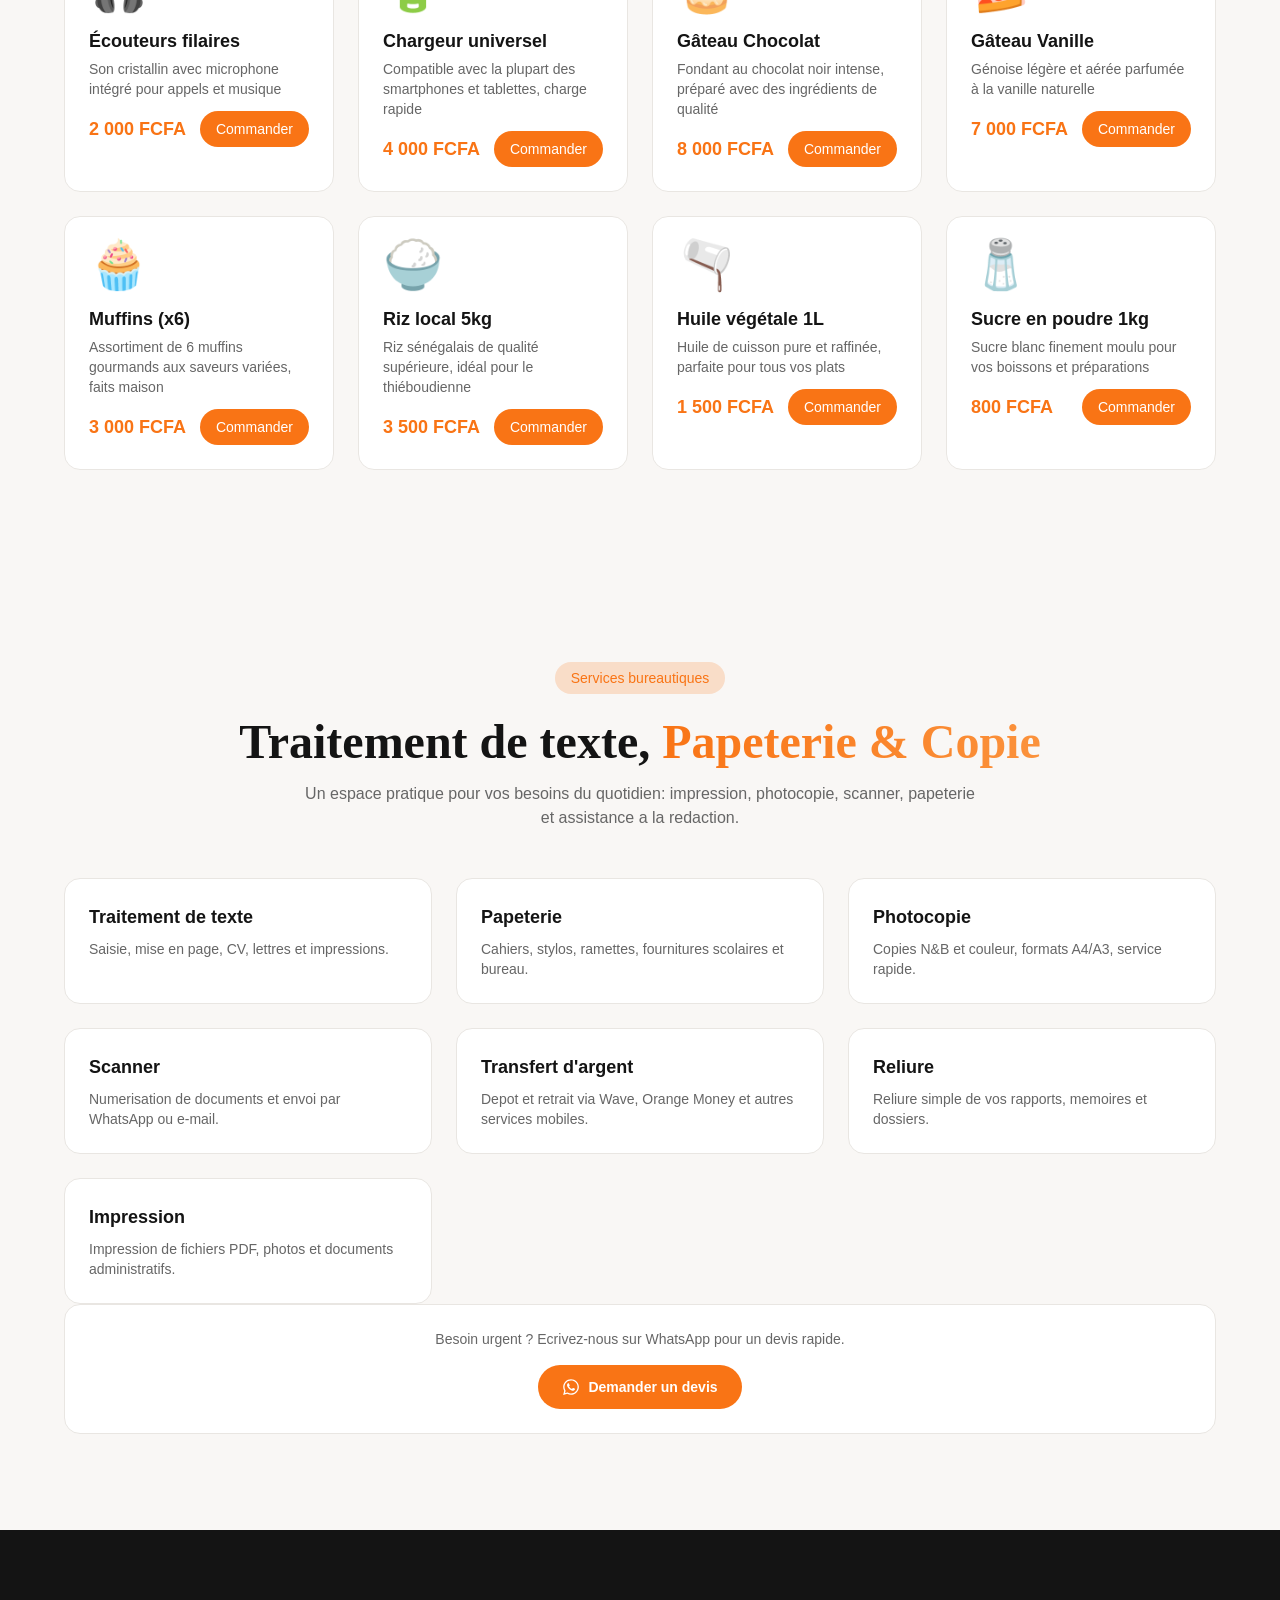
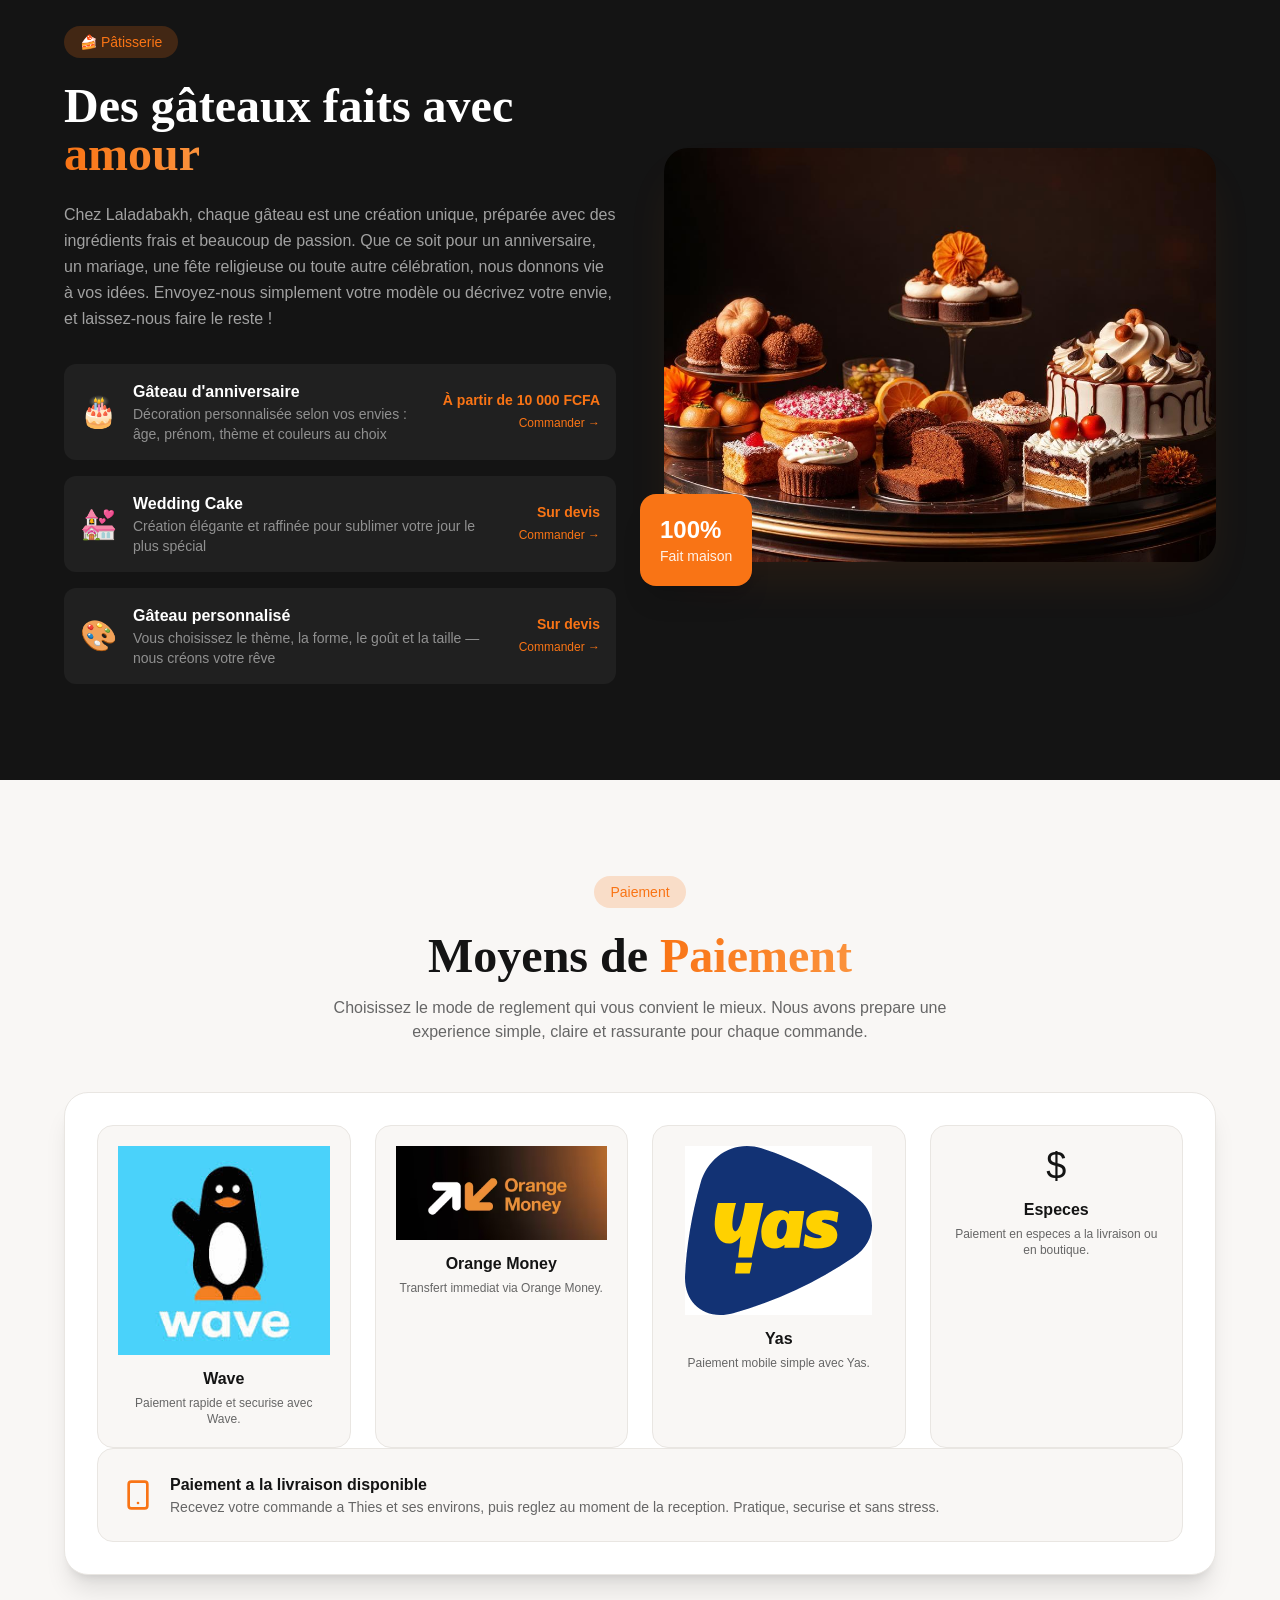
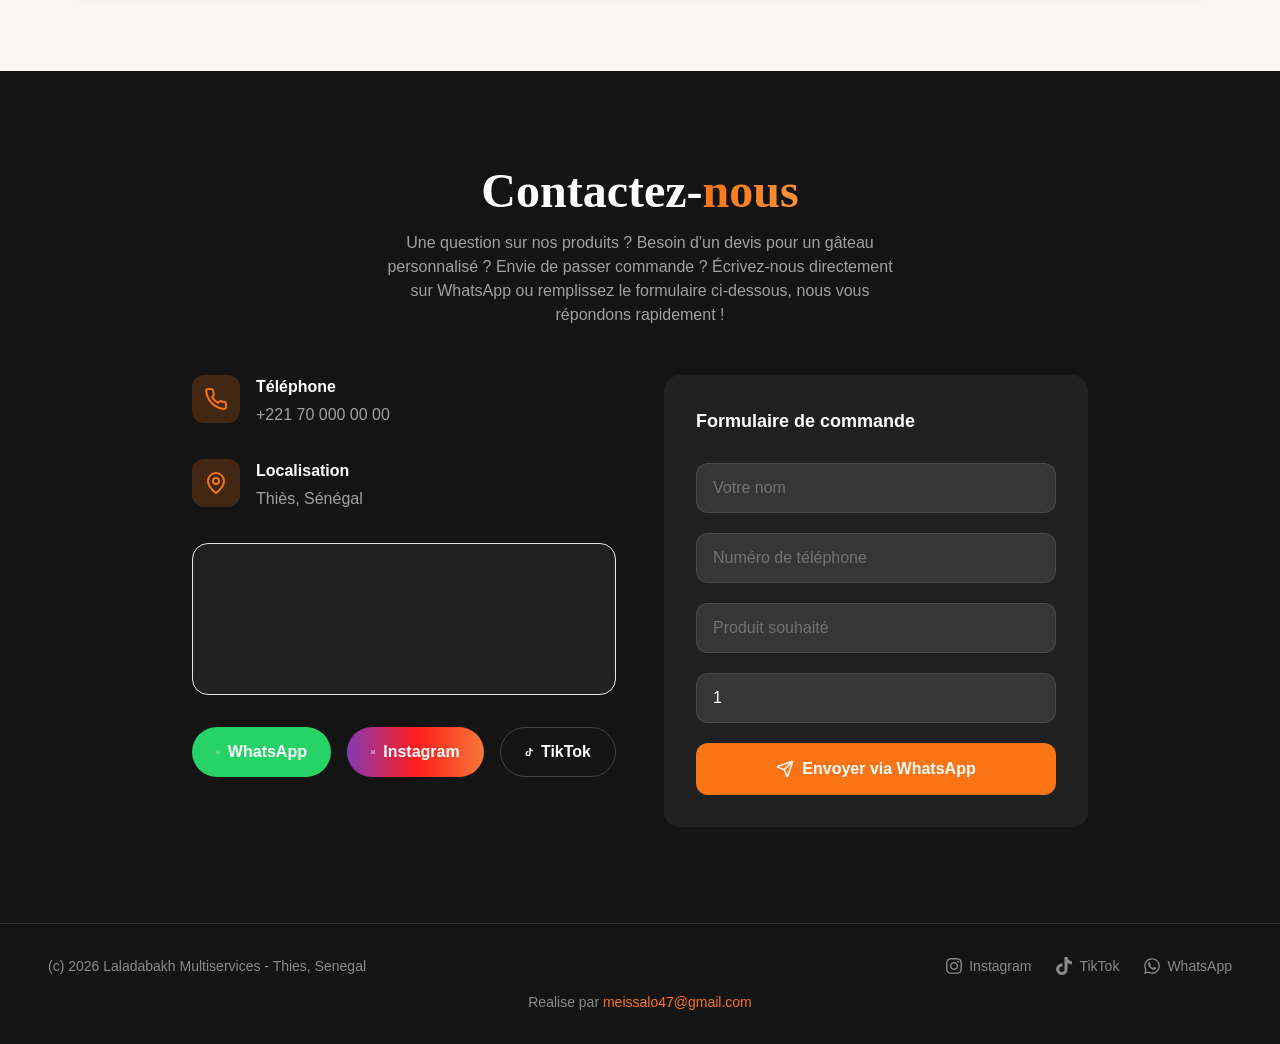
<file: paiement.html>
﻿<!doctype html>
<html lang="fr">
  <head>
    <meta charset="UTF-8" />
    <meta name="viewport" content="width=device-width, initial-scale=1.0" />
    <title>Laladabakh Multiservices — Paiement</title>
    <meta name="description" content="Laladabakh Multiservices à Thiès." />
    <link rel="icon" href="./logo.png" type="image/png" />
    <meta name="robots" content="index,follow" />
    <script>
      if (!location.hash) {
        location.hash = "paiement";
      }
    </script>
    <script type="module" crossorigin src="./index-61_1GS_6.js"></script>
    <link rel="stylesheet" crossorigin href="./index-BvuYJexy.css" />
    <link rel="stylesheet" href="./mobile-fixes.css" />
  </head>
  <body>
    <div id="root"></div>
  </body>
</html>
</file>
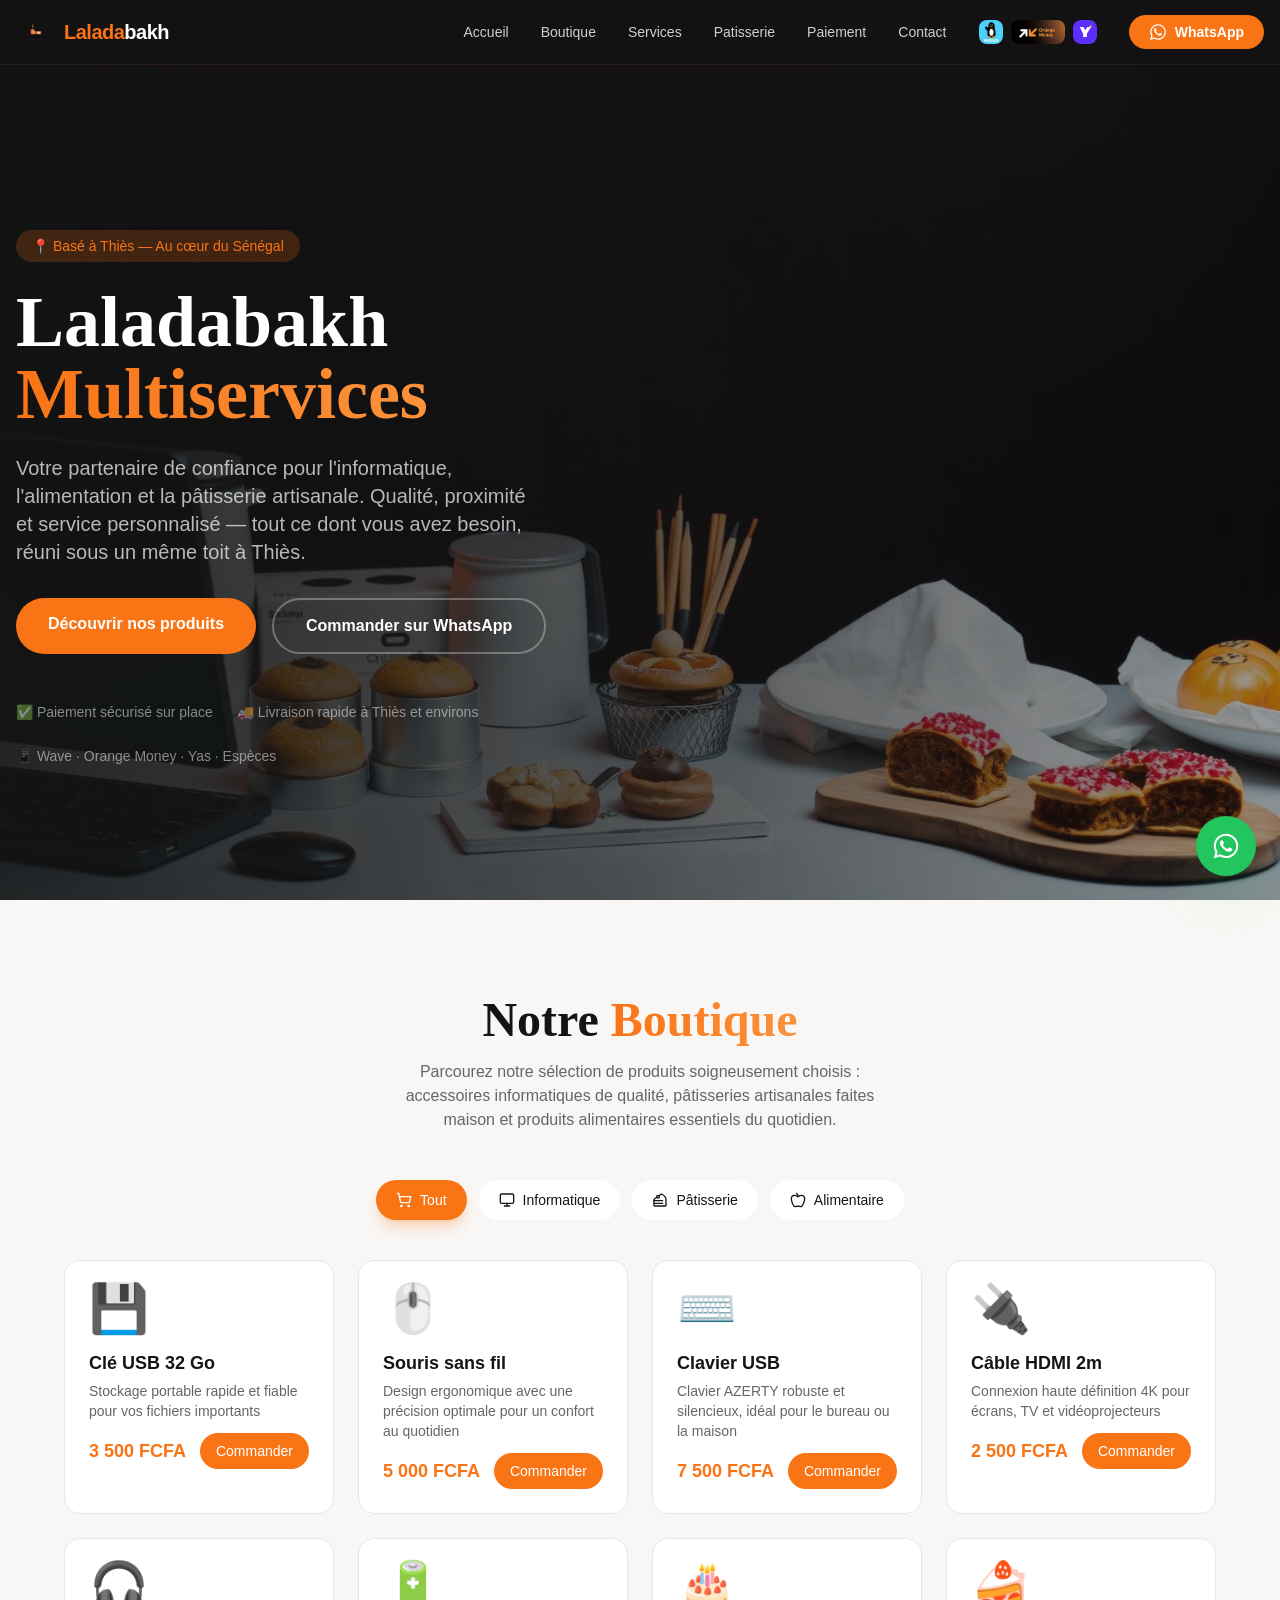
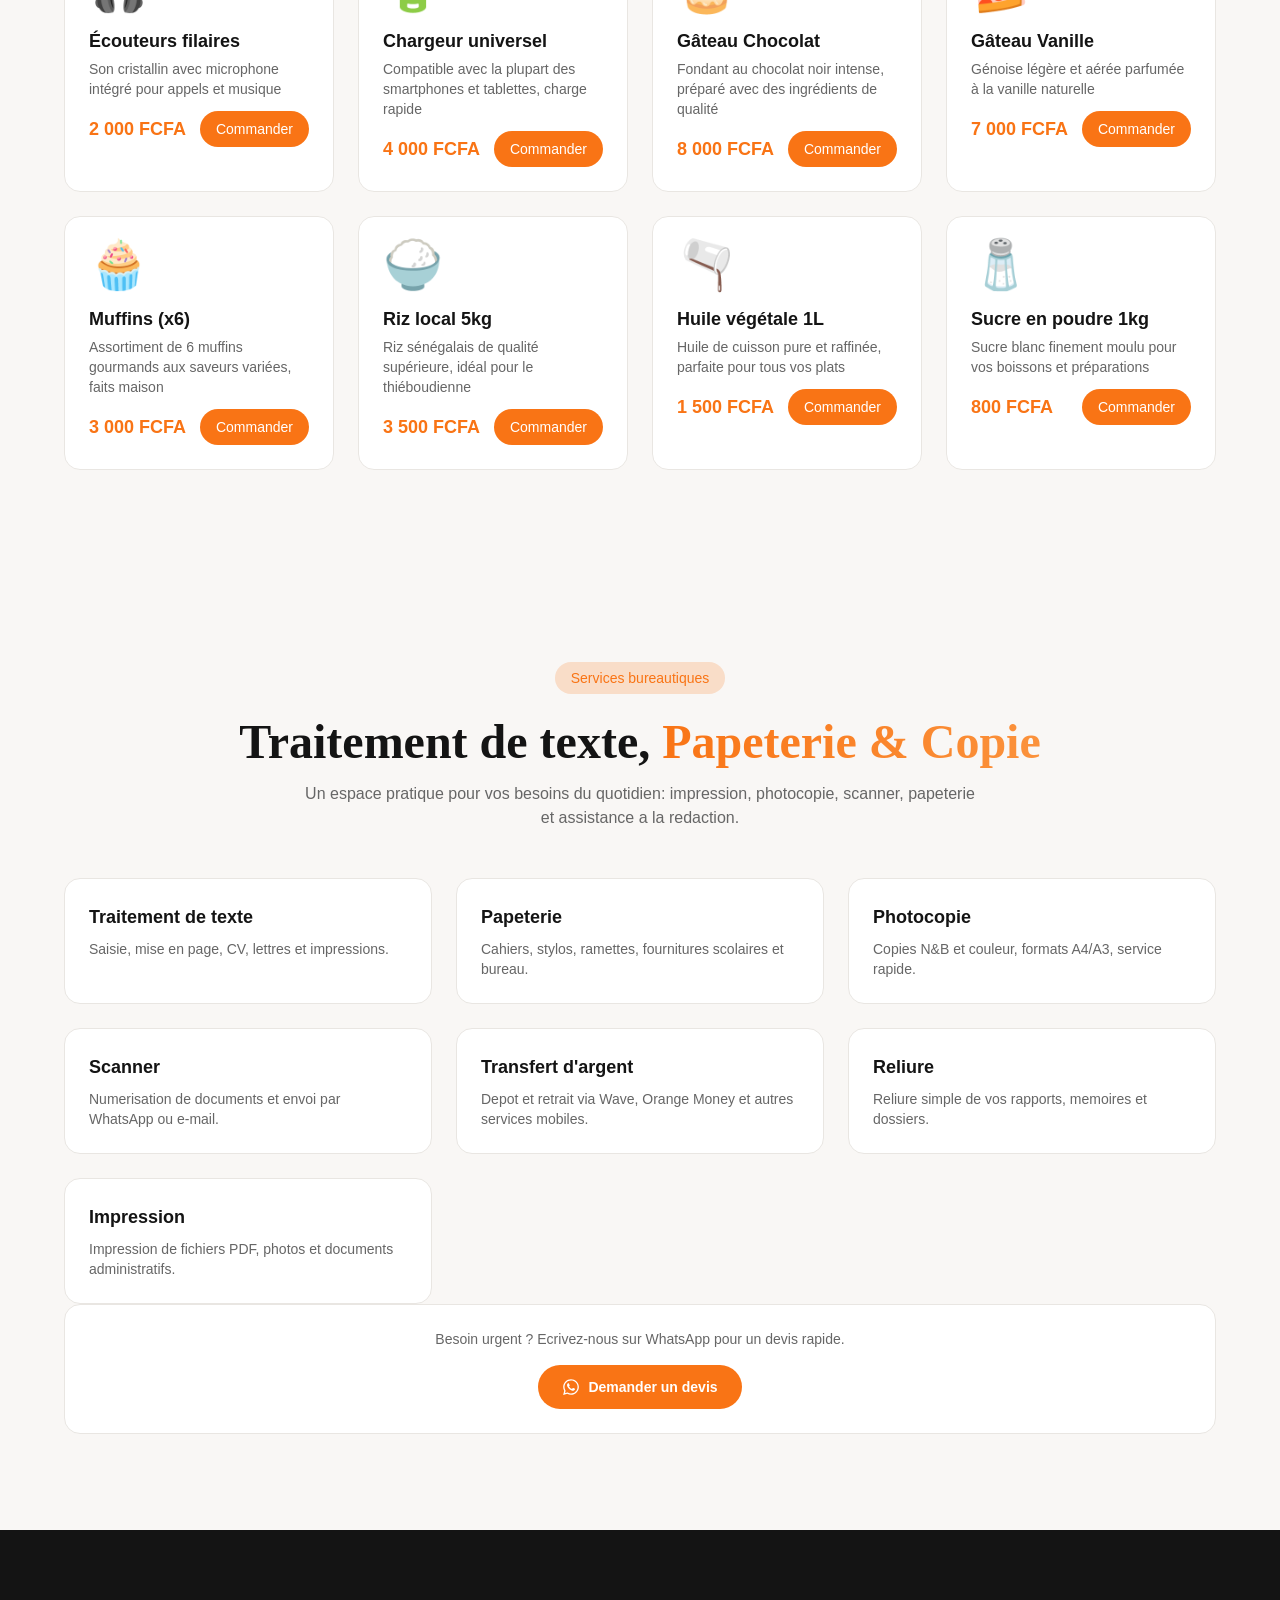
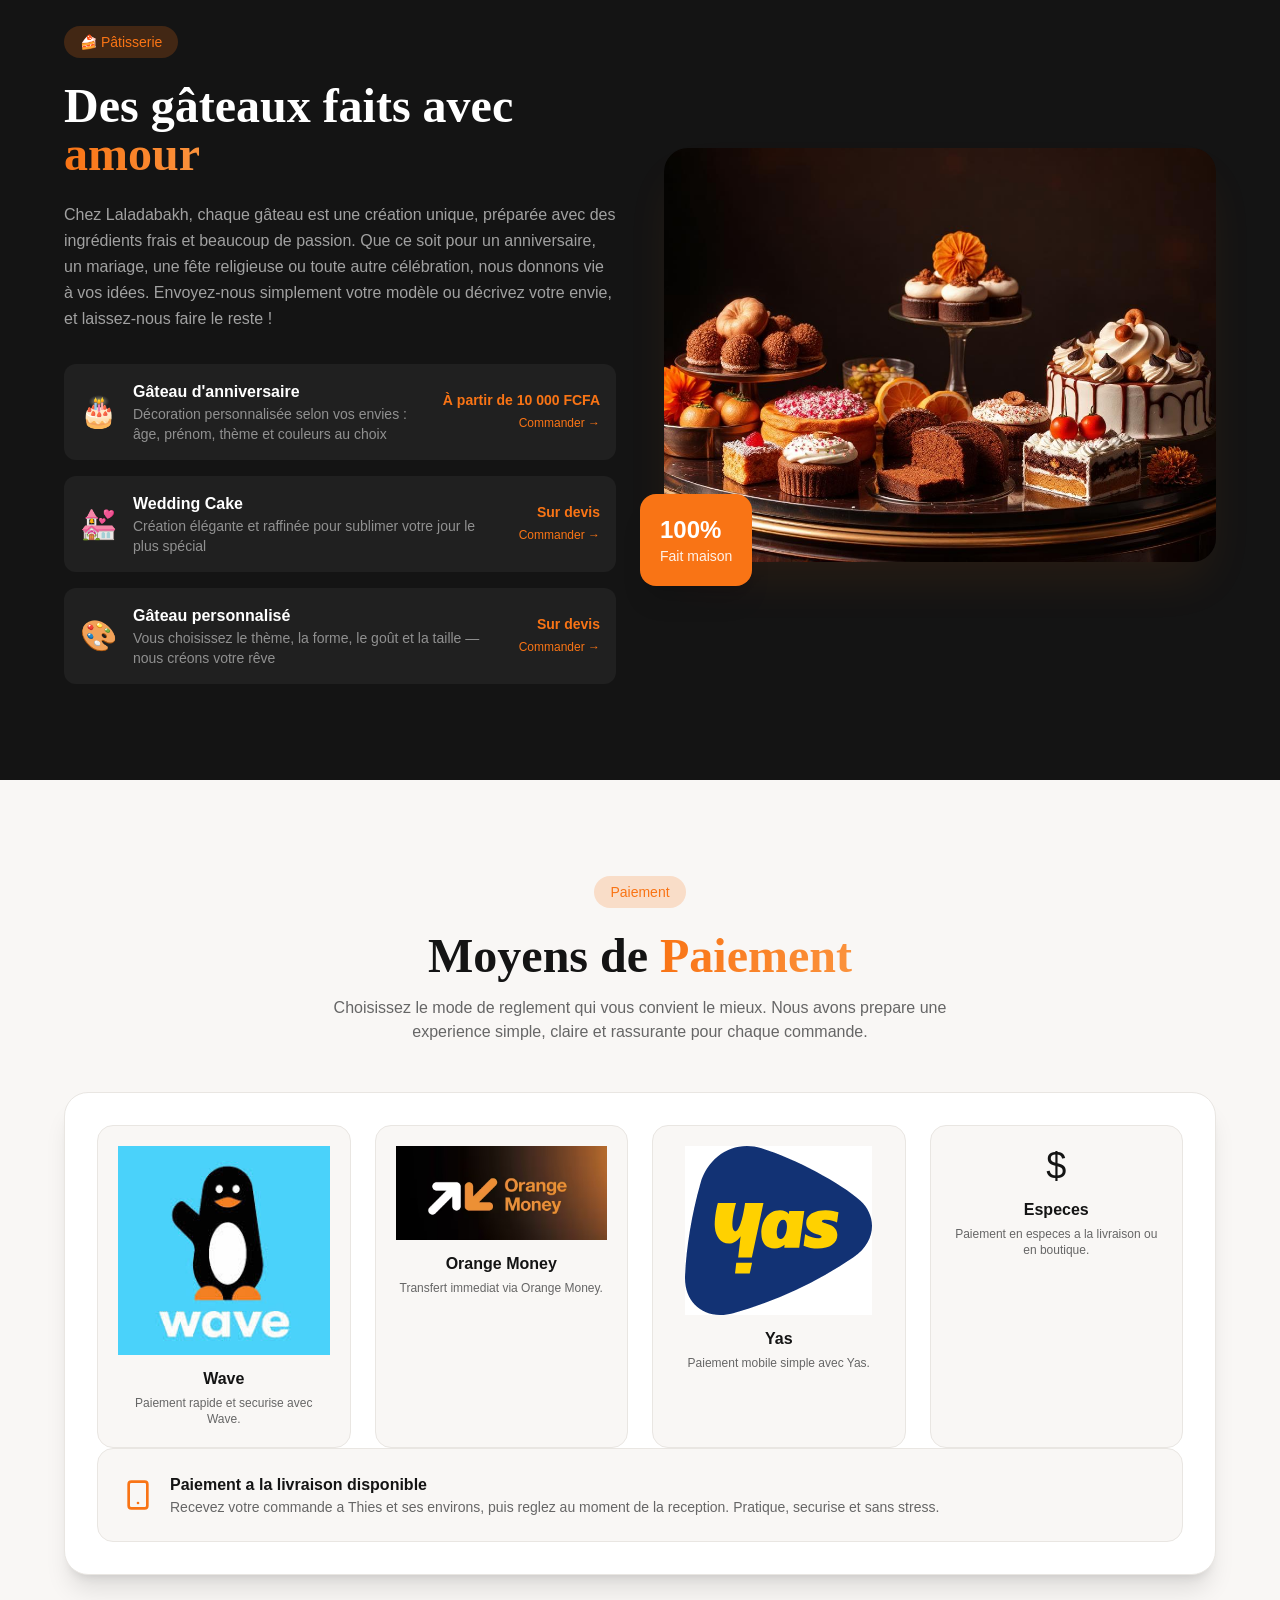
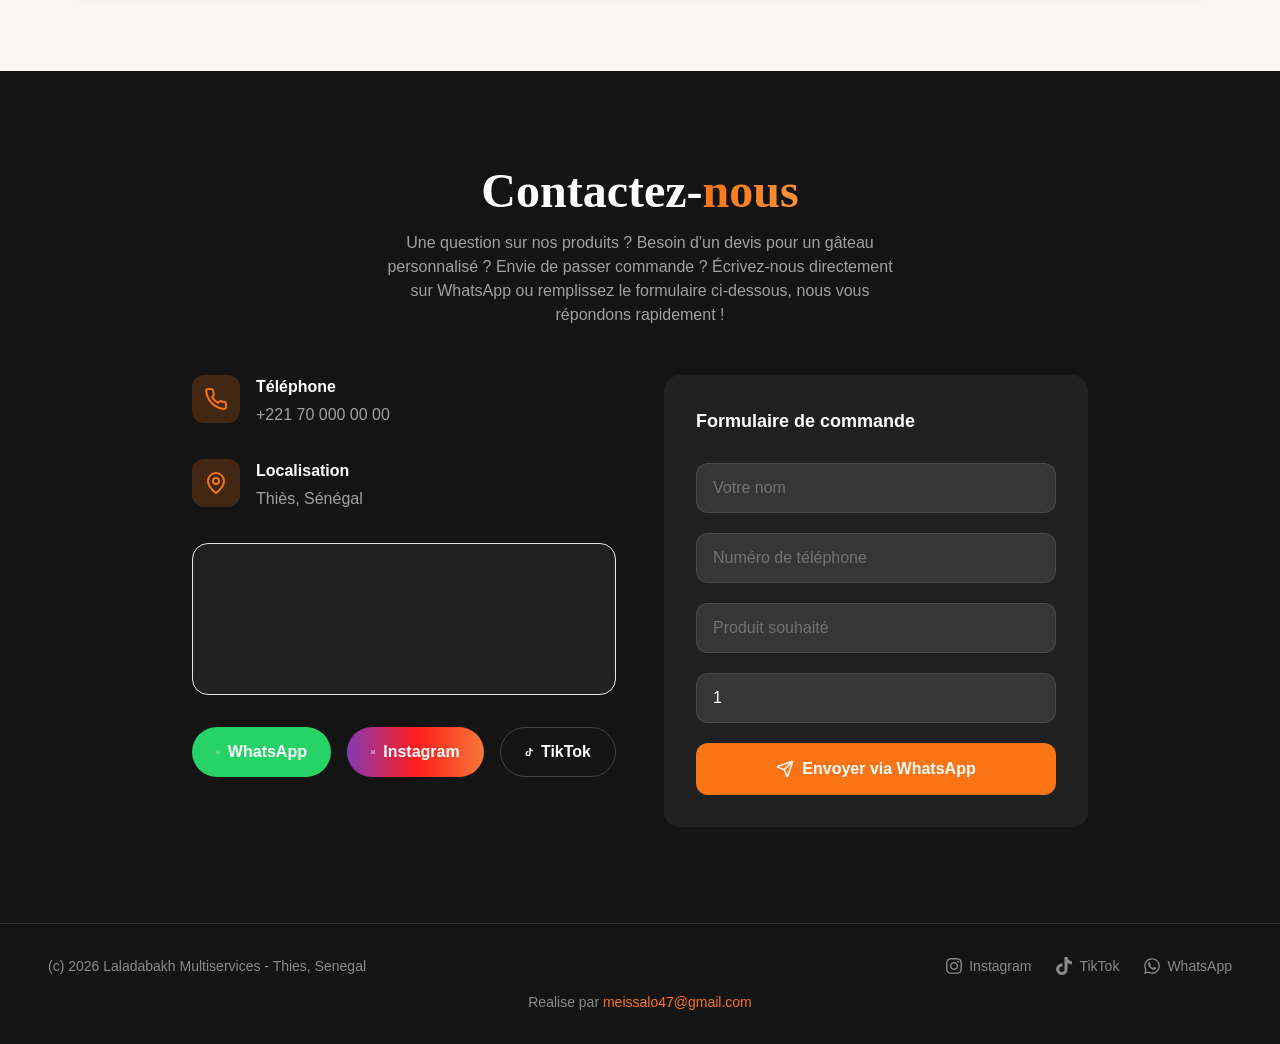
<file: patisserie.html>
﻿<!doctype html>
<html lang="fr">
  <head>
    <meta charset="UTF-8" />
    <meta name="viewport" content="width=device-width, initial-scale=1.0" />
    <title>Laladabakh Multiservices — Pâtisserie</title>
    <meta name="description" content="Laladabakh Multiservices à Thiès." />
    <link rel="icon" href="./logo.png" type="image/png" />
    <meta name="robots" content="index,follow" />
    <script>
      if (!location.hash) {
        location.hash = "patisserie";
      }
    </script>
    <script type="module" crossorigin src="./index-61_1GS_6.js"></script>
    <link rel="stylesheet" crossorigin href="./index-BvuYJexy.css" />
    <link rel="stylesheet" href="./mobile-fixes.css" />
  </head>
  <body>
    <div id="root"></div>
  </body>
</html>
</file>
<file: index-BvuYJexy.css>
*,:before,:after{--tw-border-spacing-x: 0;--tw-border-spacing-y: 0;--tw-translate-x: 0;--tw-translate-y: 0;--tw-rotate: 0;--tw-skew-x: 0;--tw-skew-y: 0;--tw-scale-x: 1;--tw-scale-y: 1;--tw-pan-x: ;--tw-pan-y: ;--tw-pinch-zoom: ;--tw-scroll-snap-strictness: proximity;--tw-gradient-from-position: ;--tw-gradient-via-position: ;--tw-gradient-to-position: ;--tw-ordinal: ;--tw-slashed-zero: ;--tw-numeric-figure: ;--tw-numeric-spacing: ;--tw-numeric-fraction: ;--tw-ring-inset: ;--tw-ring-offset-width: 0px;--tw-ring-offset-color: #fff;--tw-ring-color: rgb(59 130 246 / .5);--tw-ring-offset-shadow: 0 0 #0000;--tw-ring-shadow: 0 0 #0000;--tw-shadow: 0 0 #0000;--tw-shadow-colored: 0 0 #0000;--tw-blur: ;--tw-brightness: ;--tw-contrast: ;--tw-grayscale: ;--tw-hue-rotate: ;--tw-invert: ;--tw-saturate: ;--tw-sepia: ;--tw-drop-shadow: ;--tw-backdrop-blur: ;--tw-backdrop-brightness: ;--tw-backdrop-contrast: ;--tw-backdrop-grayscale: ;--tw-backdrop-hue-rotate: ;--tw-backdrop-invert: ;--tw-backdrop-opacity: ;--tw-backdrop-saturate: ;--tw-backdrop-sepia: ;--tw-contain-size: ;--tw-contain-layout: ;--tw-contain-paint: ;--tw-contain-style: }::backdrop{--tw-border-spacing-x: 0;--tw-border-spacing-y: 0;--tw-translate-x: 0;--tw-translate-y: 0;--tw-rotate: 0;--tw-skew-x: 0;--tw-skew-y: 0;--tw-scale-x: 1;--tw-scale-y: 1;--tw-pan-x: ;--tw-pan-y: ;--tw-pinch-zoom: ;--tw-scroll-snap-strictness: proximity;--tw-gradient-from-position: ;--tw-gradient-via-position: ;--tw-gradient-to-position: ;--tw-ordinal: ;--tw-slashed-zero: ;--tw-numeric-figure: ;--tw-numeric-spacing: ;--tw-numeric-fraction: ;--tw-ring-inset: ;--tw-ring-offset-width: 0px;--tw-ring-offset-color: #fff;--tw-ring-color: rgb(59 130 246 / .5);--tw-ring-offset-shadow: 0 0 #0000;--tw-ring-shadow: 0 0 #0000;--tw-shadow: 0 0 #0000;--tw-shadow-colored: 0 0 #0000;--tw-blur: ;--tw-brightness: ;--tw-contrast: ;--tw-grayscale: ;--tw-hue-rotate: ;--tw-invert: ;--tw-saturate: ;--tw-sepia: ;--tw-drop-shadow: ;--tw-backdrop-blur: ;--tw-backdrop-brightness: ;--tw-backdrop-contrast: ;--tw-backdrop-grayscale: ;--tw-backdrop-hue-rotate: ;--tw-backdrop-invert: ;--tw-backdrop-opacity: ;--tw-backdrop-saturate: ;--tw-backdrop-sepia: ;--tw-contain-size: ;--tw-contain-layout: ;--tw-contain-paint: ;--tw-contain-style: }*,:before,:after{box-sizing:border-box;border-width:0;border-style:solid;border-color:#e5e7eb}:before,:after{--tw-content: ""}html,:host{line-height:1.5;-webkit-text-size-adjust:100%;-moz-tab-size:4;-o-tab-size:4;tab-size:4;font-family:Poppins,sans-serif;font-feature-settings:normal;font-variation-settings:normal;-webkit-tap-highlight-color:transparent}body{margin:0;line-height:inherit}hr{height:0;color:inherit;border-top-width:1px}abbr:where([title]){-webkit-text-decoration:underline dotted;text-decoration:underline dotted}h1,h2,h3,h4,h5,h6{font-size:inherit;font-weight:inherit}a{color:inherit;text-decoration:inherit}b,strong{font-weight:bolder}code,kbd,samp,pre{font-family:ui-monospace,SFMono-Regular,Menlo,Monaco,Consolas,Liberation Mono,Courier New,monospace;font-feature-settings:normal;font-variation-settings:normal;font-size:1em}small{font-size:80%}sub,sup{font-size:75%;line-height:0;position:relative;vertical-align:baseline}sub{bottom:-.25em}sup{top:-.5em}table{text-indent:0;border-color:inherit;border-collapse:collapse}button,input,optgroup,select,textarea{font-family:inherit;font-feature-settings:inherit;font-variation-settings:inherit;font-size:100%;font-weight:inherit;line-height:inherit;letter-spacing:inherit;color:inherit;margin:0;padding:0}button,select{text-transform:none}button,input:where([type=button]),input:where([type=reset]),input:where([type=submit]){-webkit-appearance:button;background-color:transparent;background-image:none}:-moz-focusring{outline:auto}:-moz-ui-invalid{box-shadow:none}progress{vertical-align:baseline}::-webkit-inner-spin-button,::-webkit-outer-spin-button{height:auto}[type=search]{-webkit-appearance:textfield;outline-offset:-2px}::-webkit-search-decoration{-webkit-appearance:none}::-webkit-file-upload-button{-webkit-appearance:button;font:inherit}summary{display:list-item}blockquote,dl,dd,h1,h2,h3,h4,h5,h6,hr,figure,p,pre{margin:0}fieldset{margin:0;padding:0}legend{padding:0}ol,ul,menu{list-style:none;margin:0;padding:0}dialog{padding:0}textarea{resize:vertical}input::-moz-placeholder,textarea::-moz-placeholder{opacity:1;color:#9ca3af}input::placeholder,textarea::placeholder{opacity:1;color:#9ca3af}button,[role=button]{cursor:pointer}:disabled{cursor:default}img,svg,video,canvas,audio,iframe,embed,object{display:block;vertical-align:middle}img,video{max-width:100%;height:auto}[hidden]:where(:not([hidden=until-found])){display:none}:root{--background: 0 0% 100%;--foreground: 0 0% 8%;--card: 0 0% 100%;--card-foreground: 0 0% 8%;--popover: 0 0% 100%;--popover-foreground: 0 0% 8%;--primary: 25 95% 53%;--primary-foreground: 0 0% 100%;--secondary: 0 0% 96%;--secondary-foreground: 0 0% 8%;--muted: 30 20% 96%;--muted-foreground: 0 0% 40%;--accent: 25 100% 95%;--accent-foreground: 25 95% 40%;--destructive: 0 84.2% 60.2%;--destructive-foreground: 0 0% 100%;--border: 30 15% 90%;--input: 30 15% 90%;--ring: 25 95% 53%;--radius: .75rem;--dark: 0 0% 8%;--dark-foreground: 0 0% 100%;--surface: 30 25% 97%;--sidebar-background: 0 0% 98%;--sidebar-foreground: 240 5.3% 26.1%;--sidebar-primary: 240 5.9% 10%;--sidebar-primary-foreground: 0 0% 98%;--sidebar-accent: 240 4.8% 95.9%;--sidebar-accent-foreground: 240 5.9% 10%;--sidebar-border: 220 13% 91%;--sidebar-ring: 217.2 91.2% 59.8%}*{border-color:hsl(var(--border))}body{background-color:hsl(var(--background));color:hsl(var(--foreground));font-family:Poppins,sans-serif}html{scroll-behavior:smooth}.container{width:100%;margin-right:auto;margin-left:auto;padding-right:2rem;padding-left:2rem}@media (min-width: 1400px){.container{max-width:1400px}}.sr-only{position:absolute;width:1px;height:1px;padding:0;margin:-1px;overflow:hidden;clip:rect(0,0,0,0);white-space:nowrap;border-width:0}.pointer-events-none{pointer-events:none}.pointer-events-auto{pointer-events:auto}.visible{visibility:visible}.invisible{visibility:hidden}.fixed{position:fixed}.absolute{position:absolute}.relative{position:relative}.inset-0{top:0;right:0;bottom:0;left:0}.inset-x-0{left:0;right:0}.inset-y-0{top:0;bottom:0}.-bottom-12{bottom:-3rem}.-bottom-6{bottom:-1.5rem}.-left-12{left:-3rem}.-left-6{left:-1.5rem}.-right-12{right:-3rem}.-top-12{top:-3rem}.bottom-0{bottom:0}.bottom-6{bottom:1.5rem}.left-0{left:0}.left-1{left:.25rem}.left-1\/2{left:50%}.left-2{left:.5rem}.left-\[50\%\]{left:50%}.right-0{right:0}.right-1{right:.25rem}.right-2{right:.5rem}.right-3{right:.75rem}.right-4{right:1rem}.right-6{right:1.5rem}.top-0{top:0}.top-1\.5{top:.375rem}.top-1\/2{top:50%}.top-2{top:.5rem}.top-3\.5{top:.875rem}.top-4{top:1rem}.top-\[1px\]{top:1px}.top-\[50\%\]{top:50%}.top-\[60\%\]{top:60%}.top-full{top:100%}.z-10{z-index:10}.z-20{z-index:20}.z-50{z-index:50}.z-\[100\]{z-index:100}.z-\[1\]{z-index:1}.-mx-1{margin-left:-.25rem;margin-right:-.25rem}.mx-2{margin-left:.5rem;margin-right:.5rem}.mx-3\.5{margin-left:.875rem;margin-right:.875rem}.mx-auto{margin-left:auto;margin-right:auto}.my-0\.5{margin-top:.125rem;margin-bottom:.125rem}.my-1{margin-top:.25rem;margin-bottom:.25rem}.-ml-4{margin-left:-1rem}.-mt-4{margin-top:-1rem}.mb-1{margin-bottom:.25rem}.mb-10{margin-bottom:2.5rem}.mb-12{margin-bottom:3rem}.mb-2{margin-bottom:.5rem}.mb-3{margin-bottom:.75rem}.mb-4{margin-bottom:1rem}.mb-6{margin-bottom:1.5rem}.mb-8{margin-bottom:2rem}.ml-1{margin-left:.25rem}.ml-auto{margin-left:auto}.mr-2{margin-right:.5rem}.mt-1{margin-top:.25rem}.mt-1\.5{margin-top:.375rem}.mt-12{margin-top:3rem}.mt-2{margin-top:.5rem}.mt-24{margin-top:6rem}.mt-3{margin-top:.75rem}.mt-4{margin-top:1rem}.mt-6{margin-top:1.5rem}.mt-auto{margin-top:auto}.block{display:block}.inline-block{display:inline-block}.flex{display:flex}.inline-flex{display:inline-flex}.table{display:table}.grid{display:grid}.hidden{display:none}.aspect-square{aspect-ratio:1 / 1}.aspect-video{aspect-ratio:16 / 9}.size-4{width:1rem;height:1rem}.h-1\.5{height:.375rem}.h-10{height:2.5rem}.h-11{height:2.75rem}.h-12{height:3rem}.h-16{height:4rem}.h-2{height:.5rem}.h-2\.5{height:.625rem}.h-3{height:.75rem}.h-3\.5{height:.875rem}.h-4{height:1rem}.h-5{height:1.25rem}.h-6{height:1.5rem}.h-7{height:1.75rem}.h-8{height:2rem}.h-9{height:2.25rem}.h-\[1px\]{height:1px}.h-\[var\(--radix-navigation-menu-viewport-height\)\]{height:var(--radix-navigation-menu-viewport-height)}.h-\[var\(--radix-select-trigger-height\)\]{height:var(--radix-select-trigger-height)}.h-auto{height:auto}.h-full{height:100%}.h-px{height:1px}.h-svh{height:100svh}.max-h-96{max-height:24rem}.max-h-\[300px\]{max-height:300px}.max-h-screen{max-height:100vh}.min-h-0{min-height:0px}.min-h-\[80px\]{min-height:80px}.min-h-screen{min-height:100vh}.min-h-svh{min-height:100svh}.w-0{width:0px}.w-1{width:.25rem}.w-10{width:2.5rem}.w-11{width:2.75rem}.w-2{width:.5rem}.w-2\.5{width:.625rem}.w-3{width:.75rem}.w-3\.5{width:.875rem}.w-3\/4{width:75%}.w-4{width:1rem}.w-5{width:1.25rem}.w-64{width:16rem}.w-7{width:1.75rem}.w-72{width:18rem}.w-8{width:2rem}.w-9{width:2.25rem}.w-\[--sidebar-width\]{width:var(--sidebar-width)}.w-\[100px\]{width:100px}.w-\[1px\]{width:1px}.w-auto{width:auto}.w-full{width:100%}.w-max{width:-moz-max-content;width:max-content}.w-px{width:1px}.min-w-0{min-width:0px}.min-w-5{min-width:1.25rem}.min-w-\[12rem\]{min-width:12rem}.min-w-\[8rem\]{min-width:8rem}.min-w-\[var\(--radix-select-trigger-width\)\]{min-width:var(--radix-select-trigger-width)}.max-w-2xl{max-width:42rem}.max-w-3xl{max-width:48rem}.max-w-4xl{max-width:56rem}.max-w-\[--skeleton-width\]{max-width:var(--skeleton-width)}.max-w-lg{max-width:32rem}.max-w-max{max-width:-moz-max-content;max-width:max-content}.max-w-xl{max-width:36rem}.flex-1{flex:1 1 0%}.shrink-0{flex-shrink:0}.grow{flex-grow:1}.grow-0{flex-grow:0}.basis-full{flex-basis:100%}.caption-bottom{caption-side:bottom}.border-collapse{border-collapse:collapse}.-translate-x-1\/2{--tw-translate-x: -50%;transform:translate(var(--tw-translate-x),var(--tw-translate-y)) rotate(var(--tw-rotate)) skew(var(--tw-skew-x)) skewY(var(--tw-skew-y)) scaleX(var(--tw-scale-x)) scaleY(var(--tw-scale-y))}.-translate-x-px{--tw-translate-x: -1px;transform:translate(var(--tw-translate-x),var(--tw-translate-y)) rotate(var(--tw-rotate)) skew(var(--tw-skew-x)) skewY(var(--tw-skew-y)) scaleX(var(--tw-scale-x)) scaleY(var(--tw-scale-y))}.-translate-y-1\/2{--tw-translate-y: -50%;transform:translate(var(--tw-translate-x),var(--tw-translate-y)) rotate(var(--tw-rotate)) skew(var(--tw-skew-x)) skewY(var(--tw-skew-y)) scaleX(var(--tw-scale-x)) scaleY(var(--tw-scale-y))}.translate-x-\[-50\%\]{--tw-translate-x: -50%;transform:translate(var(--tw-translate-x),var(--tw-translate-y)) rotate(var(--tw-rotate)) skew(var(--tw-skew-x)) skewY(var(--tw-skew-y)) scaleX(var(--tw-scale-x)) scaleY(var(--tw-scale-y))}.translate-x-px{--tw-translate-x: 1px;transform:translate(var(--tw-translate-x),var(--tw-translate-y)) rotate(var(--tw-rotate)) skew(var(--tw-skew-x)) skewY(var(--tw-skew-y)) scaleX(var(--tw-scale-x)) scaleY(var(--tw-scale-y))}.translate-y-\[-50\%\]{--tw-translate-y: -50%;transform:translate(var(--tw-translate-x),var(--tw-translate-y)) rotate(var(--tw-rotate)) skew(var(--tw-skew-x)) skewY(var(--tw-skew-y)) scaleX(var(--tw-scale-x)) scaleY(var(--tw-scale-y))}.rotate-45{--tw-rotate: 45deg;transform:translate(var(--tw-translate-x),var(--tw-translate-y)) rotate(var(--tw-rotate)) skew(var(--tw-skew-x)) skewY(var(--tw-skew-y)) scaleX(var(--tw-scale-x)) scaleY(var(--tw-scale-y))}.rotate-90{--tw-rotate: 90deg;transform:translate(var(--tw-translate-x),var(--tw-translate-y)) rotate(var(--tw-rotate)) skew(var(--tw-skew-x)) skewY(var(--tw-skew-y)) scaleX(var(--tw-scale-x)) scaleY(var(--tw-scale-y))}.transform{transform:translate(var(--tw-translate-x),var(--tw-translate-y)) rotate(var(--tw-rotate)) skew(var(--tw-skew-x)) skewY(var(--tw-skew-y)) scaleX(var(--tw-scale-x)) scaleY(var(--tw-scale-y))}@keyframes fade-in{0%{opacity:0;transform:translateY(20px)}to{opacity:1;transform:translateY(0)}}.animate-fade-in{animation:fade-in .6s ease-out forwards}@keyframes pulse{50%{opacity:.5}}.animate-pulse{animation:pulse 2s cubic-bezier(.4,0,.6,1) infinite}.cursor-default{cursor:default}.cursor-pointer{cursor:pointer}.touch-none{touch-action:none}.select-none{-webkit-user-select:none;-moz-user-select:none;user-select:none}.list-none{list-style-type:none}.grid-cols-1{grid-template-columns:repeat(1,minmax(0,1fr))}.grid-cols-2{grid-template-columns:repeat(2,minmax(0,1fr))}.flex-row{flex-direction:row}.flex-col{flex-direction:column}.flex-col-reverse{flex-direction:column-reverse}.flex-wrap{flex-wrap:wrap}.items-start{align-items:flex-start}.items-end{align-items:flex-end}.items-center{align-items:center}.items-stretch{align-items:stretch}.justify-center{justify-content:center}.justify-between{justify-content:space-between}.gap-1{gap:.25rem}.gap-1\.5{gap:.375rem}.gap-12{gap:3rem}.gap-2{gap:.5rem}.gap-3{gap:.75rem}.gap-4{gap:1rem}.gap-6{gap:1.5rem}.gap-8{gap:2rem}.space-x-1>:not([hidden])~:not([hidden]){--tw-space-x-reverse: 0;margin-right:calc(.25rem * var(--tw-space-x-reverse));margin-left:calc(.25rem * calc(1 - var(--tw-space-x-reverse)))}.space-x-4>:not([hidden])~:not([hidden]){--tw-space-x-reverse: 0;margin-right:calc(1rem * var(--tw-space-x-reverse));margin-left:calc(1rem * calc(1 - var(--tw-space-x-reverse)))}.space-y-1>:not([hidden])~:not([hidden]){--tw-space-y-reverse: 0;margin-top:calc(.25rem * calc(1 - var(--tw-space-y-reverse)));margin-bottom:calc(.25rem * var(--tw-space-y-reverse))}.space-y-1\.5>:not([hidden])~:not([hidden]){--tw-space-y-reverse: 0;margin-top:calc(.375rem * calc(1 - var(--tw-space-y-reverse)));margin-bottom:calc(.375rem * var(--tw-space-y-reverse))}.space-y-2>:not([hidden])~:not([hidden]){--tw-space-y-reverse: 0;margin-top:calc(.5rem * calc(1 - var(--tw-space-y-reverse)));margin-bottom:calc(.5rem * var(--tw-space-y-reverse))}.space-y-4>:not([hidden])~:not([hidden]){--tw-space-y-reverse: 0;margin-top:calc(1rem * calc(1 - var(--tw-space-y-reverse)));margin-bottom:calc(1rem * var(--tw-space-y-reverse))}.space-y-5>:not([hidden])~:not([hidden]){--tw-space-y-reverse: 0;margin-top:calc(1.25rem * calc(1 - var(--tw-space-y-reverse)));margin-bottom:calc(1.25rem * var(--tw-space-y-reverse))}.space-y-8>:not([hidden])~:not([hidden]){--tw-space-y-reverse: 0;margin-top:calc(2rem * calc(1 - var(--tw-space-y-reverse)));margin-bottom:calc(2rem * var(--tw-space-y-reverse))}.overflow-auto{overflow:auto}.overflow-hidden{overflow:hidden}.overflow-y-auto{overflow-y:auto}.overflow-x-hidden{overflow-x:hidden}.whitespace-nowrap{white-space:nowrap}.break-words{overflow-wrap:break-word}.rounded-2xl{border-radius:1rem}.rounded-3xl{border-radius:1.5rem}.rounded-\[2px\]{border-radius:2px}.rounded-\[inherit\]{border-radius:inherit}.rounded-full{border-radius:9999px}.rounded-lg{border-radius:var(--radius)}.rounded-md{border-radius:calc(var(--radius) - 2px)}.rounded-sm{border-radius:calc(var(--radius) - 4px)}.rounded-xl{border-radius:.75rem}.rounded-t-\[10px\]{border-top-left-radius:10px;border-top-right-radius:10px}.rounded-tl-sm{border-top-left-radius:calc(var(--radius) - 4px)}.border{border-width:1px}.border-2{border-width:2px}.border-\[1\.5px\]{border-width:1.5px}.border-y{border-top-width:1px;border-bottom-width:1px}.border-b{border-bottom-width:1px}.border-l{border-left-width:1px}.border-r{border-right-width:1px}.border-t{border-top-width:1px}.border-dashed{border-style:dashed}.border-\[--color-border\]{border-color:var(--color-border)}.border-border{border-color:hsl(var(--border))}.border-border\/50{border-color:hsl(var(--border) / .5)}.border-dark-foreground\/10{border-color:hsl(var(--dark-foreground) / .1)}.border-dark-foreground\/20{border-color:hsl(var(--dark-foreground) / .2)}.border-dark-foreground\/30{border-color:hsl(var(--dark-foreground) / .3)}.border-destructive{border-color:hsl(var(--destructive))}.border-destructive\/50{border-color:hsl(var(--destructive) / .5)}.border-input{border-color:hsl(var(--input))}.border-primary{border-color:hsl(var(--primary))}.border-primary\/10{border-color:hsl(var(--primary) / .1)}.border-primary\/5{border-color:hsl(var(--primary) / .05)}.border-sidebar-border{border-color:hsl(var(--sidebar-border))}.border-transparent{border-color:transparent}.border-l-transparent{border-left-color:transparent}.border-t-transparent{border-top-color:transparent}.bg-\[\#25D366\]{--tw-bg-opacity: 1;background-color:rgb(37 211 102 / var(--tw-bg-opacity, 1))}.bg-\[--color-bg\]{background-color:var(--color-bg)}.bg-accent{background-color:hsl(var(--accent))}.bg-background{background-color:hsl(var(--background))}.bg-black\/80{background-color:#000c}.bg-border{background-color:hsl(var(--border))}.bg-card{background-color:hsl(var(--card))}.bg-dark{background-color:hsl(var(--dark))}.bg-dark-foreground\/10{background-color:hsl(var(--dark-foreground) / .1)}.bg-dark-foreground\/5{background-color:hsl(var(--dark-foreground) / .05)}.bg-dark\/95{background-color:hsl(var(--dark) / .95)}.bg-destructive{background-color:hsl(var(--destructive))}.bg-foreground{background-color:hsl(var(--foreground))}.bg-green-500{--tw-bg-opacity: 1;background-color:rgb(34 197 94 / var(--tw-bg-opacity, 1))}.bg-muted{background-color:hsl(var(--muted))}.bg-muted\/50{background-color:hsl(var(--muted) / .5)}.bg-popover{background-color:hsl(var(--popover))}.bg-primary{background-color:hsl(var(--primary))}.bg-primary\/20{background-color:hsl(var(--primary) / .2)}.bg-secondary{background-color:hsl(var(--secondary))}.bg-sidebar{background-color:hsl(var(--sidebar-background))}.bg-sidebar-border{background-color:hsl(var(--sidebar-border))}.bg-surface{background-color:hsl(var(--surface))}.bg-transparent{background-color:transparent}.bg-gradient-to-r{background-image:linear-gradient(to right,var(--tw-gradient-stops))}.from-\[\#833AB4\]{--tw-gradient-from: #833AB4 var(--tw-gradient-from-position);--tw-gradient-to: rgb(131 58 180 / 0) var(--tw-gradient-to-position);--tw-gradient-stops: var(--tw-gradient-from), var(--tw-gradient-to)}.from-dark\/90{--tw-gradient-from: hsl(var(--dark) / .9) var(--tw-gradient-from-position);--tw-gradient-to: hsl(var(--dark) / 0) var(--tw-gradient-to-position);--tw-gradient-stops: var(--tw-gradient-from), var(--tw-gradient-to)}.via-\[\#FD1D1D\]{--tw-gradient-to: rgb(253 29 29 / 0) var(--tw-gradient-to-position);--tw-gradient-stops: var(--tw-gradient-from), #FD1D1D var(--tw-gradient-via-position), var(--tw-gradient-to)}.via-dark\/70{--tw-gradient-to: hsl(var(--dark) / 0) var(--tw-gradient-to-position);--tw-gradient-stops: var(--tw-gradient-from), hsl(var(--dark) / .7) var(--tw-gradient-via-position), var(--tw-gradient-to)}.to-\[\#F77737\]{--tw-gradient-to: #F77737 var(--tw-gradient-to-position)}.to-dark\/40{--tw-gradient-to: hsl(var(--dark) / .4) var(--tw-gradient-to-position)}.fill-current{fill:currentColor}.object-cover{-o-object-fit:cover;object-fit:cover}.p-0{padding:0}.p-1{padding:.25rem}.p-2{padding:.5rem}.p-3{padding:.75rem}.p-4{padding:1rem}.p-5{padding:1.25rem}.p-6{padding:1.5rem}.p-8{padding:2rem}.p-\[1px\]{padding:1px}.px-1{padding-left:.25rem;padding-right:.25rem}.px-2{padding-left:.5rem;padding-right:.5rem}.px-2\.5{padding-left:.625rem;padding-right:.625rem}.px-3{padding-left:.75rem;padding-right:.75rem}.px-4{padding-left:1rem;padding-right:1rem}.px-5{padding-left:1.25rem;padding-right:1.25rem}.px-6{padding-left:1.5rem;padding-right:1.5rem}.px-8{padding-left:2rem;padding-right:2rem}.py-0\.5{padding-top:.125rem;padding-bottom:.125rem}.py-1{padding-top:.25rem;padding-bottom:.25rem}.py-1\.5{padding-top:.375rem;padding-bottom:.375rem}.py-2{padding-top:.5rem;padding-bottom:.5rem}.py-2\.5{padding-top:.625rem;padding-bottom:.625rem}.py-3{padding-top:.75rem;padding-bottom:.75rem}.py-3\.5{padding-top:.875rem;padding-bottom:.875rem}.py-4{padding-top:1rem;padding-bottom:1rem}.py-6{padding-top:1.5rem;padding-bottom:1.5rem}.py-8{padding-top:2rem;padding-bottom:2rem}.pb-3{padding-bottom:.75rem}.pb-4{padding-bottom:1rem}.pl-2\.5{padding-left:.625rem}.pl-4{padding-left:1rem}.pl-8{padding-left:2rem}.pr-2{padding-right:.5rem}.pr-2\.5{padding-right:.625rem}.pr-8{padding-right:2rem}.pt-0{padding-top:0}.pt-1{padding-top:.25rem}.pt-24{padding-top:6rem}.pt-3{padding-top:.75rem}.pt-4{padding-top:1rem}.text-left{text-align:left}.text-center{text-align:center}.text-right{text-align:right}.align-middle{vertical-align:middle}.font-display{font-family:Playfair Display,serif}.font-mono{font-family:ui-monospace,SFMono-Regular,Menlo,Monaco,Consolas,Liberation Mono,Courier New,monospace}.text-2xl{font-size:1.5rem;line-height:2rem}.text-3xl{font-size:1.875rem;line-height:2.25rem}.text-4xl{font-size:2.25rem;line-height:2.5rem}.text-5xl{font-size:3rem;line-height:1}.text-\[0\.8rem\]{font-size:.8rem}.text-base{font-size:1rem;line-height:1.5rem}.text-lg{font-size:1.125rem;line-height:1.75rem}.text-sm{font-size:.875rem;line-height:1.25rem}.text-xl{font-size:1.25rem;line-height:1.75rem}.text-xs{font-size:.75rem;line-height:1rem}.font-bold{font-weight:700}.font-medium{font-weight:500}.font-normal{font-weight:400}.font-semibold{font-weight:600}.tabular-nums{--tw-numeric-spacing: tabular-nums;font-variant-numeric:var(--tw-ordinal) var(--tw-slashed-zero) var(--tw-numeric-figure) var(--tw-numeric-spacing) var(--tw-numeric-fraction)}.leading-none{line-height:1}.leading-relaxed{line-height:1.625}.leading-tight{line-height:1.25}.tracking-tight{letter-spacing:-.025em}.tracking-widest{letter-spacing:.1em}.text-accent-foreground{color:hsl(var(--accent-foreground))}.text-card-foreground{color:hsl(var(--card-foreground))}.text-current{color:currentColor}.text-dark-foreground{color:hsl(var(--dark-foreground))}.text-dark-foreground\/50{color:hsl(var(--dark-foreground) / .5)}.text-dark-foreground\/60{color:hsl(var(--dark-foreground) / .6)}.text-dark-foreground\/70{color:hsl(var(--dark-foreground) / .7)}.text-dark-foreground\/80{color:hsl(var(--dark-foreground) / .8)}.text-destructive{color:hsl(var(--destructive))}.text-destructive-foreground{color:hsl(var(--destructive-foreground))}.text-foreground{color:hsl(var(--foreground))}.text-foreground\/50{color:hsl(var(--foreground) / .5)}.text-muted-foreground{color:hsl(var(--muted-foreground))}.text-popover-foreground{color:hsl(var(--popover-foreground))}.text-primary{color:hsl(var(--primary))}.text-primary-foreground{color:hsl(var(--primary-foreground))}.text-secondary-foreground{color:hsl(var(--secondary-foreground))}.text-sidebar-foreground{color:hsl(var(--sidebar-foreground))}.text-sidebar-foreground\/70{color:hsl(var(--sidebar-foreground) / .7)}.text-white{--tw-text-opacity: 1;color:rgb(255 255 255 / var(--tw-text-opacity, 1))}.underline{text-decoration-line:underline}.underline-offset-4{text-underline-offset:4px}.opacity-0{opacity:0}.opacity-50{opacity:.5}.opacity-60{opacity:.6}.opacity-70{opacity:.7}.opacity-90{opacity:.9}.shadow-2xl{--tw-shadow: 0 25px 50px -12px rgb(0 0 0 / .25);--tw-shadow-colored: 0 25px 50px -12px var(--tw-shadow-color);box-shadow:var(--tw-ring-offset-shadow, 0 0 #0000),var(--tw-ring-shadow, 0 0 #0000),var(--tw-shadow)}.shadow-\[0_0_0_1px_hsl\(var\(--sidebar-border\)\)\]{--tw-shadow: 0 0 0 1px hsl(var(--sidebar-border));--tw-shadow-colored: 0 0 0 1px var(--tw-shadow-color);box-shadow:var(--tw-ring-offset-shadow, 0 0 #0000),var(--tw-ring-shadow, 0 0 #0000),var(--tw-shadow)}.shadow-lg{--tw-shadow: 0 10px 15px -3px rgb(0 0 0 / .1), 0 4px 6px -4px rgb(0 0 0 / .1);--tw-shadow-colored: 0 10px 15px -3px var(--tw-shadow-color), 0 4px 6px -4px var(--tw-shadow-color);box-shadow:var(--tw-ring-offset-shadow, 0 0 #0000),var(--tw-ring-shadow, 0 0 #0000),var(--tw-shadow)}.shadow-md{--tw-shadow: 0 4px 6px -1px rgb(0 0 0 / .1), 0 2px 4px -2px rgb(0 0 0 / .1);--tw-shadow-colored: 0 4px 6px -1px var(--tw-shadow-color), 0 2px 4px -2px var(--tw-shadow-color);box-shadow:var(--tw-ring-offset-shadow, 0 0 #0000),var(--tw-ring-shadow, 0 0 #0000),var(--tw-shadow)}.shadow-none{--tw-shadow: 0 0 #0000;--tw-shadow-colored: 0 0 #0000;box-shadow:var(--tw-ring-offset-shadow, 0 0 #0000),var(--tw-ring-shadow, 0 0 #0000),var(--tw-shadow)}.shadow-sm{--tw-shadow: 0 1px 2px 0 rgb(0 0 0 / .05);--tw-shadow-colored: 0 1px 2px 0 var(--tw-shadow-color);box-shadow:var(--tw-ring-offset-shadow, 0 0 #0000),var(--tw-ring-shadow, 0 0 #0000),var(--tw-shadow)}.shadow-xl{--tw-shadow: 0 20px 25px -5px rgb(0 0 0 / .1), 0 8px 10px -6px rgb(0 0 0 / .1);--tw-shadow-colored: 0 20px 25px -5px var(--tw-shadow-color), 0 8px 10px -6px var(--tw-shadow-color);box-shadow:var(--tw-ring-offset-shadow, 0 0 #0000),var(--tw-ring-shadow, 0 0 #0000),var(--tw-shadow)}.shadow-green-500\/30{--tw-shadow-color: rgb(34 197 94 / .3);--tw-shadow: var(--tw-shadow-colored)}.shadow-primary\/10{--tw-shadow-color: hsl(var(--primary) / .1);--tw-shadow: var(--tw-shadow-colored)}.shadow-primary\/25{--tw-shadow-color: hsl(var(--primary) / .25);--tw-shadow: var(--tw-shadow-colored)}.outline-none{outline:2px solid transparent;outline-offset:2px}.outline{outline-style:solid}.ring-0{--tw-ring-offset-shadow: var(--tw-ring-inset) 0 0 0 var(--tw-ring-offset-width) var(--tw-ring-offset-color);--tw-ring-shadow: var(--tw-ring-inset) 0 0 0 calc(0px + var(--tw-ring-offset-width)) var(--tw-ring-color);box-shadow:var(--tw-ring-offset-shadow),var(--tw-ring-shadow),var(--tw-shadow, 0 0 #0000)}.ring-2{--tw-ring-offset-shadow: var(--tw-ring-inset) 0 0 0 var(--tw-ring-offset-width) var(--tw-ring-offset-color);--tw-ring-shadow: var(--tw-ring-inset) 0 0 0 calc(2px + var(--tw-ring-offset-width)) var(--tw-ring-color);box-shadow:var(--tw-ring-offset-shadow),var(--tw-ring-shadow),var(--tw-shadow, 0 0 #0000)}.ring-ring{--tw-ring-color: hsl(var(--ring))}.ring-sidebar-ring{--tw-ring-color: hsl(var(--sidebar-ring))}.ring-offset-background{--tw-ring-offset-color: hsl(var(--background))}.filter{filter:var(--tw-blur) var(--tw-brightness) var(--tw-contrast) var(--tw-grayscale) var(--tw-hue-rotate) var(--tw-invert) var(--tw-saturate) var(--tw-sepia) var(--tw-drop-shadow)}.backdrop-blur-md{--tw-backdrop-blur: blur(12px);-webkit-backdrop-filter:var(--tw-backdrop-blur) var(--tw-backdrop-brightness) var(--tw-backdrop-contrast) var(--tw-backdrop-grayscale) var(--tw-backdrop-hue-rotate) var(--tw-backdrop-invert) var(--tw-backdrop-opacity) var(--tw-backdrop-saturate) var(--tw-backdrop-sepia);backdrop-filter:var(--tw-backdrop-blur) var(--tw-backdrop-brightness) var(--tw-backdrop-contrast) var(--tw-backdrop-grayscale) var(--tw-backdrop-hue-rotate) var(--tw-backdrop-invert) var(--tw-backdrop-opacity) var(--tw-backdrop-saturate) var(--tw-backdrop-sepia)}.transition{transition-property:color,background-color,border-color,text-decoration-color,fill,stroke,opacity,box-shadow,transform,filter,-webkit-backdrop-filter;transition-property:color,background-color,border-color,text-decoration-color,fill,stroke,opacity,box-shadow,transform,filter,backdrop-filter;transition-property:color,background-color,border-color,text-decoration-color,fill,stroke,opacity,box-shadow,transform,filter,backdrop-filter,-webkit-backdrop-filter;transition-timing-function:cubic-bezier(.4,0,.2,1);transition-duration:.15s}.transition-\[left\,right\,width\]{transition-property:left,right,width;transition-timing-function:cubic-bezier(.4,0,.2,1);transition-duration:.15s}.transition-\[margin\,opa\]{transition-property:margin,opa;transition-timing-function:cubic-bezier(.4,0,.2,1);transition-duration:.15s}.transition-\[width\,height\,padding\]{transition-property:width,height,padding;transition-timing-function:cubic-bezier(.4,0,.2,1);transition-duration:.15s}.transition-\[width\]{transition-property:width;transition-timing-function:cubic-bezier(.4,0,.2,1);transition-duration:.15s}.transition-all{transition-property:all;transition-timing-function:cubic-bezier(.4,0,.2,1);transition-duration:.15s}.transition-colors{transition-property:color,background-color,border-color,text-decoration-color,fill,stroke;transition-timing-function:cubic-bezier(.4,0,.2,1);transition-duration:.15s}.transition-opacity{transition-property:opacity;transition-timing-function:cubic-bezier(.4,0,.2,1);transition-duration:.15s}.transition-transform{transition-property:transform;transition-timing-function:cubic-bezier(.4,0,.2,1);transition-duration:.15s}.duration-1000{transition-duration:1s}.duration-200{transition-duration:.2s}.ease-in-out{transition-timing-function:cubic-bezier(.4,0,.2,1)}.ease-linear{transition-timing-function:linear}@keyframes enter{0%{opacity:var(--tw-enter-opacity, 1);transform:translate3d(var(--tw-enter-translate-x, 0),var(--tw-enter-translate-y, 0),0) scale3d(var(--tw-enter-scale, 1),var(--tw-enter-scale, 1),var(--tw-enter-scale, 1)) rotate(var(--tw-enter-rotate, 0))}}@keyframes exit{to{opacity:var(--tw-exit-opacity, 1);transform:translate3d(var(--tw-exit-translate-x, 0),var(--tw-exit-translate-y, 0),0) scale3d(var(--tw-exit-scale, 1),var(--tw-exit-scale, 1),var(--tw-exit-scale, 1)) rotate(var(--tw-exit-rotate, 0))}}.animate-in{animation-name:enter;animation-duration:.15s;--tw-enter-opacity: initial;--tw-enter-scale: initial;--tw-enter-rotate: initial;--tw-enter-translate-x: initial;--tw-enter-translate-y: initial}.fade-in-0{--tw-enter-opacity: 0}.fade-in-80{--tw-enter-opacity: .8}.zoom-in-95{--tw-enter-scale: .95}.duration-1000{animation-duration:1s}.duration-200{animation-duration:.2s}.ease-in-out{animation-timing-function:cubic-bezier(.4,0,.2,1)}.ease-linear{animation-timing-function:linear}.font-display{font-family:Playfair Display,serif}.text-gradient{background-image:linear-gradient(to right,var(--tw-gradient-stops));--tw-gradient-from: hsl(var(--primary)) var(--tw-gradient-from-position);--tw-gradient-to: hsl(var(--primary) / 0) var(--tw-gradient-to-position);--tw-gradient-stops: var(--tw-gradient-from), var(--tw-gradient-to);--tw-gradient-to: #fb923c var(--tw-gradient-to-position);-webkit-background-clip:text;background-clip:text;color:transparent}.section-padding{padding:4rem 1rem}@media (min-width: 768px){.section-padding{padding:6rem 2rem}}.file\:border-0::file-selector-button{border-width:0px}.file\:bg-transparent::file-selector-button{background-color:transparent}.file\:text-sm::file-selector-button{font-size:.875rem;line-height:1.25rem}.file\:font-medium::file-selector-button{font-weight:500}.file\:text-foreground::file-selector-button{color:hsl(var(--foreground))}.placeholder\:text-dark-foreground\/30::-moz-placeholder{color:hsl(var(--dark-foreground) / .3)}.placeholder\:text-dark-foreground\/30::placeholder{color:hsl(var(--dark-foreground) / .3)}.placeholder\:text-muted-foreground::-moz-placeholder{color:hsl(var(--muted-foreground))}.placeholder\:text-muted-foreground::placeholder{color:hsl(var(--muted-foreground))}.after\:absolute:after{content:var(--tw-content);position:absolute}.after\:-inset-2:after{content:var(--tw-content);top:-.5rem;right:-.5rem;bottom:-.5rem;left:-.5rem}.after\:inset-y-0:after{content:var(--tw-content);top:0;bottom:0}.after\:left-1\/2:after{content:var(--tw-content);left:50%}.after\:w-1:after{content:var(--tw-content);width:.25rem}.after\:w-\[2px\]:after{content:var(--tw-content);width:2px}.after\:-translate-x-1\/2:after{content:var(--tw-content);--tw-translate-x: -50%;transform:translate(var(--tw-translate-x),var(--tw-translate-y)) rotate(var(--tw-rotate)) skew(var(--tw-skew-x)) skewY(var(--tw-skew-y)) scaleX(var(--tw-scale-x)) scaleY(var(--tw-scale-y))}.first\:rounded-l-md:first-child{border-top-left-radius:calc(var(--radius) - 2px);border-bottom-left-radius:calc(var(--radius) - 2px)}.first\:border-l:first-child{border-left-width:1px}.last\:rounded-r-md:last-child{border-top-right-radius:calc(var(--radius) - 2px);border-bottom-right-radius:calc(var(--radius) - 2px)}.last\:border-0:last-child{border-width:0px}.focus-within\:relative:focus-within{position:relative}.focus-within\:z-20:focus-within{z-index:20}.hover\:scale-105:hover{--tw-scale-x: 1.05;--tw-scale-y: 1.05;transform:translate(var(--tw-translate-x),var(--tw-translate-y)) rotate(var(--tw-rotate)) skew(var(--tw-skew-x)) skewY(var(--tw-skew-y)) scaleX(var(--tw-scale-x)) scaleY(var(--tw-scale-y))}.hover\:scale-110:hover{--tw-scale-x: 1.1;--tw-scale-y: 1.1;transform:translate(var(--tw-translate-x),var(--tw-translate-y)) rotate(var(--tw-rotate)) skew(var(--tw-skew-x)) skewY(var(--tw-skew-y)) scaleX(var(--tw-scale-x)) scaleY(var(--tw-scale-y))}.hover\:border-primary:hover{border-color:hsl(var(--primary))}.hover\:border-primary\/30:hover{border-color:hsl(var(--primary) / .3)}.hover\:bg-\[\#25D366\]\/90:hover{background-color:#25d366e6}.hover\:bg-accent:hover{background-color:hsl(var(--accent))}.hover\:bg-dark-foreground\/10:hover{background-color:hsl(var(--dark-foreground) / .1)}.hover\:bg-destructive\/80:hover{background-color:hsl(var(--destructive) / .8)}.hover\:bg-destructive\/90:hover{background-color:hsl(var(--destructive) / .9)}.hover\:bg-muted:hover{background-color:hsl(var(--muted))}.hover\:bg-muted\/50:hover{background-color:hsl(var(--muted) / .5)}.hover\:bg-primary:hover{background-color:hsl(var(--primary))}.hover\:bg-primary\/80:hover{background-color:hsl(var(--primary) / .8)}.hover\:bg-primary\/90:hover{background-color:hsl(var(--primary) / .9)}.hover\:bg-secondary:hover{background-color:hsl(var(--secondary))}.hover\:bg-secondary\/80:hover{background-color:hsl(var(--secondary) / .8)}.hover\:bg-sidebar-accent:hover{background-color:hsl(var(--sidebar-accent))}.hover\:text-accent-foreground:hover{color:hsl(var(--accent-foreground))}.hover\:text-foreground:hover{color:hsl(var(--foreground))}.hover\:text-muted-foreground:hover{color:hsl(var(--muted-foreground))}.hover\:text-primary:hover{color:hsl(var(--primary))}.hover\:text-primary-foreground:hover{color:hsl(var(--primary-foreground))}.hover\:text-primary\/90:hover{color:hsl(var(--primary) / .9)}.hover\:text-sidebar-accent-foreground:hover{color:hsl(var(--sidebar-accent-foreground))}.hover\:underline:hover{text-decoration-line:underline}.hover\:opacity-100:hover{opacity:1}.hover\:opacity-90:hover{opacity:.9}.hover\:shadow-\[0_0_0_1px_hsl\(var\(--sidebar-accent\)\)\]:hover{--tw-shadow: 0 0 0 1px hsl(var(--sidebar-accent));--tw-shadow-colored: 0 0 0 1px var(--tw-shadow-color);box-shadow:var(--tw-ring-offset-shadow, 0 0 #0000),var(--tw-ring-shadow, 0 0 #0000),var(--tw-shadow)}.hover\:shadow-lg:hover{--tw-shadow: 0 10px 15px -3px rgb(0 0 0 / .1), 0 4px 6px -4px rgb(0 0 0 / .1);--tw-shadow-colored: 0 10px 15px -3px var(--tw-shadow-color), 0 4px 6px -4px var(--tw-shadow-color);box-shadow:var(--tw-ring-offset-shadow, 0 0 #0000),var(--tw-ring-shadow, 0 0 #0000),var(--tw-shadow)}.hover\:shadow-xl:hover{--tw-shadow: 0 20px 25px -5px rgb(0 0 0 / .1), 0 8px 10px -6px rgb(0 0 0 / .1);--tw-shadow-colored: 0 20px 25px -5px var(--tw-shadow-color), 0 8px 10px -6px var(--tw-shadow-color);box-shadow:var(--tw-ring-offset-shadow, 0 0 #0000),var(--tw-ring-shadow, 0 0 #0000),var(--tw-shadow)}.hover\:shadow-primary\/5:hover{--tw-shadow-color: hsl(var(--primary) / .05);--tw-shadow: var(--tw-shadow-colored)}.hover\:after\:bg-sidebar-border:hover:after{content:var(--tw-content);background-color:hsl(var(--sidebar-border))}.focus\:border-primary:focus{border-color:hsl(var(--primary))}.focus\:bg-accent:focus{background-color:hsl(var(--accent))}.focus\:bg-primary:focus{background-color:hsl(var(--primary))}.focus\:text-accent-foreground:focus{color:hsl(var(--accent-foreground))}.focus\:text-primary-foreground:focus{color:hsl(var(--primary-foreground))}.focus\:opacity-100:focus{opacity:1}.focus\:outline-none:focus{outline:2px solid transparent;outline-offset:2px}.focus\:ring-2:focus{--tw-ring-offset-shadow: var(--tw-ring-inset) 0 0 0 var(--tw-ring-offset-width) var(--tw-ring-offset-color);--tw-ring-shadow: var(--tw-ring-inset) 0 0 0 calc(2px + var(--tw-ring-offset-width)) var(--tw-ring-color);box-shadow:var(--tw-ring-offset-shadow),var(--tw-ring-shadow),var(--tw-shadow, 0 0 #0000)}.focus\:ring-ring:focus{--tw-ring-color: hsl(var(--ring))}.focus\:ring-offset-2:focus{--tw-ring-offset-width: 2px}.focus-visible\:outline-none:focus-visible{outline:2px solid transparent;outline-offset:2px}.focus-visible\:ring-1:focus-visible{--tw-ring-offset-shadow: var(--tw-ring-inset) 0 0 0 var(--tw-ring-offset-width) var(--tw-ring-offset-color);--tw-ring-shadow: var(--tw-ring-inset) 0 0 0 calc(1px + var(--tw-ring-offset-width)) var(--tw-ring-color);box-shadow:var(--tw-ring-offset-shadow),var(--tw-ring-shadow),var(--tw-shadow, 0 0 #0000)}.focus-visible\:ring-2:focus-visible{--tw-ring-offset-shadow: var(--tw-ring-inset) 0 0 0 var(--tw-ring-offset-width) var(--tw-ring-offset-color);--tw-ring-shadow: var(--tw-ring-inset) 0 0 0 calc(2px + var(--tw-ring-offset-width)) var(--tw-ring-color);box-shadow:var(--tw-ring-offset-shadow),var(--tw-ring-shadow),var(--tw-shadow, 0 0 #0000)}.focus-visible\:ring-ring:focus-visible{--tw-ring-color: hsl(var(--ring))}.focus-visible\:ring-sidebar-ring:focus-visible{--tw-ring-color: hsl(var(--sidebar-ring))}.focus-visible\:ring-offset-1:focus-visible{--tw-ring-offset-width: 1px}.focus-visible\:ring-offset-2:focus-visible{--tw-ring-offset-width: 2px}.focus-visible\:ring-offset-background:focus-visible{--tw-ring-offset-color: hsl(var(--background))}.active\:bg-sidebar-accent:active{background-color:hsl(var(--sidebar-accent))}.active\:text-sidebar-accent-foreground:active{color:hsl(var(--sidebar-accent-foreground))}.disabled\:pointer-events-none:disabled{pointer-events:none}.disabled\:cursor-not-allowed:disabled{cursor:not-allowed}.disabled\:opacity-50:disabled{opacity:.5}.group\/menu-item:focus-within .group-focus-within\/menu-item\:opacity-100{opacity:1}.group\/menu-item:hover .group-hover\/menu-item\:opacity-100,.group:hover .group-hover\:opacity-100{opacity:1}.group.destructive .group-\[\.destructive\]\:border-muted\/40{border-color:hsl(var(--muted) / .4)}.group.toaster .group-\[\.toaster\]\:border-border{border-color:hsl(var(--border))}.group.toast .group-\[\.toast\]\:bg-muted{background-color:hsl(var(--muted))}.group.toast .group-\[\.toast\]\:bg-primary{background-color:hsl(var(--primary))}.group.toaster .group-\[\.toaster\]\:bg-background{background-color:hsl(var(--background))}.group.destructive .group-\[\.destructive\]\:text-red-300{--tw-text-opacity: 1;color:rgb(252 165 165 / var(--tw-text-opacity, 1))}.group.toast .group-\[\.toast\]\:text-muted-foreground{color:hsl(var(--muted-foreground))}.group.toast .group-\[\.toast\]\:text-primary-foreground{color:hsl(var(--primary-foreground))}.group.toaster .group-\[\.toaster\]\:text-foreground{color:hsl(var(--foreground))}.group.toaster .group-\[\.toaster\]\:shadow-lg{--tw-shadow: 0 10px 15px -3px rgb(0 0 0 / .1), 0 4px 6px -4px rgb(0 0 0 / .1);--tw-shadow-colored: 0 10px 15px -3px var(--tw-shadow-color), 0 4px 6px -4px var(--tw-shadow-color);box-shadow:var(--tw-ring-offset-shadow, 0 0 #0000),var(--tw-ring-shadow, 0 0 #0000),var(--tw-shadow)}.group.destructive .group-\[\.destructive\]\:hover\:border-destructive\/30:hover{border-color:hsl(var(--destructive) / .3)}.group.destructive .group-\[\.destructive\]\:hover\:bg-destructive:hover{background-color:hsl(var(--destructive))}.group.destructive .group-\[\.destructive\]\:hover\:text-destructive-foreground:hover{color:hsl(var(--destructive-foreground))}.group.destructive .group-\[\.destructive\]\:hover\:text-red-50:hover{--tw-text-opacity: 1;color:rgb(254 242 242 / var(--tw-text-opacity, 1))}.group.destructive .group-\[\.destructive\]\:focus\:ring-destructive:focus{--tw-ring-color: hsl(var(--destructive))}.group.destructive .group-\[\.destructive\]\:focus\:ring-red-400:focus{--tw-ring-opacity: 1;--tw-ring-color: rgb(248 113 113 / var(--tw-ring-opacity, 1))}.group.destructive .group-\[\.destructive\]\:focus\:ring-offset-red-600:focus{--tw-ring-offset-color: #dc2626}.peer\/menu-button:hover~.peer-hover\/menu-button\:text-sidebar-accent-foreground{color:hsl(var(--sidebar-accent-foreground))}.peer:disabled~.peer-disabled\:cursor-not-allowed{cursor:not-allowed}.peer:disabled~.peer-disabled\:opacity-70{opacity:.7}.has-\[\[data-variant\=inset\]\]\:bg-sidebar:has([data-variant=inset]){background-color:hsl(var(--sidebar-background))}.has-\[\:disabled\]\:opacity-50:has(:disabled){opacity:.5}.group\/menu-item:has([data-sidebar=menu-action]) .group-has-\[\[data-sidebar\=menu-action\]\]\/menu-item\:pr-8{padding-right:2rem}.aria-disabled\:pointer-events-none[aria-disabled=true]{pointer-events:none}.aria-disabled\:opacity-50[aria-disabled=true]{opacity:.5}.aria-selected\:bg-accent[aria-selected=true]{background-color:hsl(var(--accent))}.aria-selected\:bg-accent\/50[aria-selected=true]{background-color:hsl(var(--accent) / .5)}.aria-selected\:text-accent-foreground[aria-selected=true]{color:hsl(var(--accent-foreground))}.aria-selected\:text-muted-foreground[aria-selected=true]{color:hsl(var(--muted-foreground))}.aria-selected\:opacity-100[aria-selected=true]{opacity:1}.aria-selected\:opacity-30[aria-selected=true]{opacity:.3}.data-\[disabled\=true\]\:pointer-events-none[data-disabled=true],.data-\[disabled\]\:pointer-events-none[data-disabled]{pointer-events:none}.data-\[panel-group-direction\=vertical\]\:h-px[data-panel-group-direction=vertical]{height:1px}.data-\[panel-group-direction\=vertical\]\:w-full[data-panel-group-direction=vertical]{width:100%}.data-\[side\=bottom\]\:translate-y-1[data-side=bottom]{--tw-translate-y: .25rem;transform:translate(var(--tw-translate-x),var(--tw-translate-y)) rotate(var(--tw-rotate)) skew(var(--tw-skew-x)) skewY(var(--tw-skew-y)) scaleX(var(--tw-scale-x)) scaleY(var(--tw-scale-y))}.data-\[side\=left\]\:-translate-x-1[data-side=left]{--tw-translate-x: -.25rem;transform:translate(var(--tw-translate-x),var(--tw-translate-y)) rotate(var(--tw-rotate)) skew(var(--tw-skew-x)) skewY(var(--tw-skew-y)) scaleX(var(--tw-scale-x)) scaleY(var(--tw-scale-y))}.data-\[side\=right\]\:translate-x-1[data-side=right]{--tw-translate-x: .25rem;transform:translate(var(--tw-translate-x),var(--tw-translate-y)) rotate(var(--tw-rotate)) skew(var(--tw-skew-x)) skewY(var(--tw-skew-y)) scaleX(var(--tw-scale-x)) scaleY(var(--tw-scale-y))}.data-\[side\=top\]\:-translate-y-1[data-side=top]{--tw-translate-y: -.25rem;transform:translate(var(--tw-translate-x),var(--tw-translate-y)) rotate(var(--tw-rotate)) skew(var(--tw-skew-x)) skewY(var(--tw-skew-y)) scaleX(var(--tw-scale-x)) scaleY(var(--tw-scale-y))}.data-\[state\=checked\]\:translate-x-5[data-state=checked]{--tw-translate-x: 1.25rem;transform:translate(var(--tw-translate-x),var(--tw-translate-y)) rotate(var(--tw-rotate)) skew(var(--tw-skew-x)) skewY(var(--tw-skew-y)) scaleX(var(--tw-scale-x)) scaleY(var(--tw-scale-y))}.data-\[state\=unchecked\]\:translate-x-0[data-state=unchecked],.data-\[swipe\=cancel\]\:translate-x-0[data-swipe=cancel]{--tw-translate-x: 0px;transform:translate(var(--tw-translate-x),var(--tw-translate-y)) rotate(var(--tw-rotate)) skew(var(--tw-skew-x)) skewY(var(--tw-skew-y)) scaleX(var(--tw-scale-x)) scaleY(var(--tw-scale-y))}.data-\[swipe\=end\]\:translate-x-\[var\(--radix-toast-swipe-end-x\)\][data-swipe=end]{--tw-translate-x: var(--radix-toast-swipe-end-x);transform:translate(var(--tw-translate-x),var(--tw-translate-y)) rotate(var(--tw-rotate)) skew(var(--tw-skew-x)) skewY(var(--tw-skew-y)) scaleX(var(--tw-scale-x)) scaleY(var(--tw-scale-y))}.data-\[swipe\=move\]\:translate-x-\[var\(--radix-toast-swipe-move-x\)\][data-swipe=move]{--tw-translate-x: var(--radix-toast-swipe-move-x);transform:translate(var(--tw-translate-x),var(--tw-translate-y)) rotate(var(--tw-rotate)) skew(var(--tw-skew-x)) skewY(var(--tw-skew-y)) scaleX(var(--tw-scale-x)) scaleY(var(--tw-scale-y))}@keyframes accordion-up{0%{height:var(--radix-accordion-content-height)}to{height:0}}.data-\[state\=closed\]\:animate-accordion-up[data-state=closed]{animation:accordion-up .2s ease-out}@keyframes accordion-down{0%{height:0}to{height:var(--radix-accordion-content-height)}}.data-\[state\=open\]\:animate-accordion-down[data-state=open]{animation:accordion-down .2s ease-out}.data-\[panel-group-direction\=vertical\]\:flex-col[data-panel-group-direction=vertical]{flex-direction:column}.data-\[active\=true\]\:bg-sidebar-accent[data-active=true]{background-color:hsl(var(--sidebar-accent))}.data-\[active\]\:bg-accent\/50[data-active]{background-color:hsl(var(--accent) / .5)}.data-\[selected\=\'true\'\]\:bg-accent[data-selected=true]{background-color:hsl(var(--accent))}.data-\[state\=active\]\:bg-background[data-state=active]{background-color:hsl(var(--background))}.data-\[state\=checked\]\:bg-primary[data-state=checked]{background-color:hsl(var(--primary))}.data-\[state\=on\]\:bg-accent[data-state=on],.data-\[state\=open\]\:bg-accent[data-state=open]{background-color:hsl(var(--accent))}.data-\[state\=open\]\:bg-accent\/50[data-state=open]{background-color:hsl(var(--accent) / .5)}.data-\[state\=open\]\:bg-secondary[data-state=open]{background-color:hsl(var(--secondary))}.data-\[state\=selected\]\:bg-muted[data-state=selected]{background-color:hsl(var(--muted))}.data-\[state\=unchecked\]\:bg-input[data-state=unchecked]{background-color:hsl(var(--input))}.data-\[active\=true\]\:font-medium[data-active=true]{font-weight:500}.data-\[active\=true\]\:text-sidebar-accent-foreground[data-active=true]{color:hsl(var(--sidebar-accent-foreground))}.data-\[selected\=true\]\:text-accent-foreground[data-selected=true]{color:hsl(var(--accent-foreground))}.data-\[state\=active\]\:text-foreground[data-state=active]{color:hsl(var(--foreground))}.data-\[state\=checked\]\:text-primary-foreground[data-state=checked]{color:hsl(var(--primary-foreground))}.data-\[state\=on\]\:text-accent-foreground[data-state=on],.data-\[state\=open\]\:text-accent-foreground[data-state=open]{color:hsl(var(--accent-foreground))}.data-\[state\=open\]\:text-muted-foreground[data-state=open]{color:hsl(var(--muted-foreground))}.data-\[disabled\=true\]\:opacity-50[data-disabled=true],.data-\[disabled\]\:opacity-50[data-disabled]{opacity:.5}.data-\[state\=open\]\:opacity-100[data-state=open]{opacity:1}.data-\[state\=active\]\:shadow-sm[data-state=active]{--tw-shadow: 0 1px 2px 0 rgb(0 0 0 / .05);--tw-shadow-colored: 0 1px 2px 0 var(--tw-shadow-color);box-shadow:var(--tw-ring-offset-shadow, 0 0 #0000),var(--tw-ring-shadow, 0 0 #0000),var(--tw-shadow)}.data-\[swipe\=move\]\:transition-none[data-swipe=move]{transition-property:none}.data-\[state\=closed\]\:duration-300[data-state=closed]{transition-duration:.3s}.data-\[state\=open\]\:duration-500[data-state=open]{transition-duration:.5s}.data-\[motion\^\=from-\]\:animate-in[data-motion^=from-],.data-\[state\=open\]\:animate-in[data-state=open],.data-\[state\=visible\]\:animate-in[data-state=visible]{animation-name:enter;animation-duration:.15s;--tw-enter-opacity: initial;--tw-enter-scale: initial;--tw-enter-rotate: initial;--tw-enter-translate-x: initial;--tw-enter-translate-y: initial}.data-\[motion\^\=to-\]\:animate-out[data-motion^=to-],.data-\[state\=closed\]\:animate-out[data-state=closed],.data-\[state\=hidden\]\:animate-out[data-state=hidden],.data-\[swipe\=end\]\:animate-out[data-swipe=end]{animation-name:exit;animation-duration:.15s;--tw-exit-opacity: initial;--tw-exit-scale: initial;--tw-exit-rotate: initial;--tw-exit-translate-x: initial;--tw-exit-translate-y: initial}.data-\[motion\^\=from-\]\:fade-in[data-motion^=from-]{--tw-enter-opacity: 0}.data-\[motion\^\=to-\]\:fade-out[data-motion^=to-],.data-\[state\=closed\]\:fade-out-0[data-state=closed]{--tw-exit-opacity: 0}.data-\[state\=closed\]\:fade-out-80[data-state=closed]{--tw-exit-opacity: .8}.data-\[state\=hidden\]\:fade-out[data-state=hidden]{--tw-exit-opacity: 0}.data-\[state\=open\]\:fade-in-0[data-state=open],.data-\[state\=visible\]\:fade-in[data-state=visible]{--tw-enter-opacity: 0}.data-\[state\=closed\]\:zoom-out-95[data-state=closed]{--tw-exit-scale: .95}.data-\[state\=open\]\:zoom-in-90[data-state=open]{--tw-enter-scale: .9}.data-\[state\=open\]\:zoom-in-95[data-state=open]{--tw-enter-scale: .95}.data-\[motion\=from-end\]\:slide-in-from-right-52[data-motion=from-end]{--tw-enter-translate-x: 13rem}.data-\[motion\=from-start\]\:slide-in-from-left-52[data-motion=from-start]{--tw-enter-translate-x: -13rem}.data-\[motion\=to-end\]\:slide-out-to-right-52[data-motion=to-end]{--tw-exit-translate-x: 13rem}.data-\[motion\=to-start\]\:slide-out-to-left-52[data-motion=to-start]{--tw-exit-translate-x: -13rem}.data-\[side\=bottom\]\:slide-in-from-top-2[data-side=bottom]{--tw-enter-translate-y: -.5rem}.data-\[side\=left\]\:slide-in-from-right-2[data-side=left]{--tw-enter-translate-x: .5rem}.data-\[side\=right\]\:slide-in-from-left-2[data-side=right]{--tw-enter-translate-x: -.5rem}.data-\[side\=top\]\:slide-in-from-bottom-2[data-side=top]{--tw-enter-translate-y: .5rem}.data-\[state\=closed\]\:slide-out-to-bottom[data-state=closed]{--tw-exit-translate-y: 100%}.data-\[state\=closed\]\:slide-out-to-left[data-state=closed]{--tw-exit-translate-x: -100%}.data-\[state\=closed\]\:slide-out-to-left-1\/2[data-state=closed]{--tw-exit-translate-x: -50%}.data-\[state\=closed\]\:slide-out-to-right[data-state=closed],.data-\[state\=closed\]\:slide-out-to-right-full[data-state=closed]{--tw-exit-translate-x: 100%}.data-\[state\=closed\]\:slide-out-to-top[data-state=closed]{--tw-exit-translate-y: -100%}.data-\[state\=closed\]\:slide-out-to-top-\[48\%\][data-state=closed]{--tw-exit-translate-y: -48%}.data-\[state\=open\]\:slide-in-from-bottom[data-state=open]{--tw-enter-translate-y: 100%}.data-\[state\=open\]\:slide-in-from-left[data-state=open]{--tw-enter-translate-x: -100%}.data-\[state\=open\]\:slide-in-from-left-1\/2[data-state=open]{--tw-enter-translate-x: -50%}.data-\[state\=open\]\:slide-in-from-right[data-state=open]{--tw-enter-translate-x: 100%}.data-\[state\=open\]\:slide-in-from-top[data-state=open]{--tw-enter-translate-y: -100%}.data-\[state\=open\]\:slide-in-from-top-\[48\%\][data-state=open]{--tw-enter-translate-y: -48%}.data-\[state\=open\]\:slide-in-from-top-full[data-state=open]{--tw-enter-translate-y: -100%}.data-\[state\=closed\]\:duration-300[data-state=closed]{animation-duration:.3s}.data-\[state\=open\]\:duration-500[data-state=open]{animation-duration:.5s}.data-\[panel-group-direction\=vertical\]\:after\:left-0[data-panel-group-direction=vertical]:after{content:var(--tw-content);left:0}.data-\[panel-group-direction\=vertical\]\:after\:h-1[data-panel-group-direction=vertical]:after{content:var(--tw-content);height:.25rem}.data-\[panel-group-direction\=vertical\]\:after\:w-full[data-panel-group-direction=vertical]:after{content:var(--tw-content);width:100%}.data-\[panel-group-direction\=vertical\]\:after\:-translate-y-1\/2[data-panel-group-direction=vertical]:after{content:var(--tw-content);--tw-translate-y: -50%;transform:translate(var(--tw-translate-x),var(--tw-translate-y)) rotate(var(--tw-rotate)) skew(var(--tw-skew-x)) skewY(var(--tw-skew-y)) scaleX(var(--tw-scale-x)) scaleY(var(--tw-scale-y))}.data-\[panel-group-direction\=vertical\]\:after\:translate-x-0[data-panel-group-direction=vertical]:after{content:var(--tw-content);--tw-translate-x: 0px;transform:translate(var(--tw-translate-x),var(--tw-translate-y)) rotate(var(--tw-rotate)) skew(var(--tw-skew-x)) skewY(var(--tw-skew-y)) scaleX(var(--tw-scale-x)) scaleY(var(--tw-scale-y))}.data-\[state\=open\]\:hover\:bg-sidebar-accent:hover[data-state=open]{background-color:hsl(var(--sidebar-accent))}.data-\[state\=open\]\:hover\:text-sidebar-accent-foreground:hover[data-state=open]{color:hsl(var(--sidebar-accent-foreground))}.group[data-collapsible=offcanvas] .group-data-\[collapsible\=offcanvas\]\:left-\[calc\(var\(--sidebar-width\)\*-1\)\]{left:calc(var(--sidebar-width) * -1)}.group[data-collapsible=offcanvas] .group-data-\[collapsible\=offcanvas\]\:right-\[calc\(var\(--sidebar-width\)\*-1\)\]{right:calc(var(--sidebar-width) * -1)}.group[data-side=left] .group-data-\[side\=left\]\:-right-4{right:-1rem}.group[data-side=right] .group-data-\[side\=right\]\:left-0{left:0}.group[data-collapsible=icon] .group-data-\[collapsible\=icon\]\:-mt-8{margin-top:-2rem}.group[data-collapsible=icon] .group-data-\[collapsible\=icon\]\:hidden{display:none}.group[data-collapsible=icon] .group-data-\[collapsible\=icon\]\:\!size-8{width:2rem!important;height:2rem!important}.group[data-collapsible=icon] .group-data-\[collapsible\=icon\]\:w-\[--sidebar-width-icon\]{width:var(--sidebar-width-icon)}.group[data-collapsible=icon] .group-data-\[collapsible\=icon\]\:w-\[calc\(var\(--sidebar-width-icon\)_\+_theme\(spacing\.4\)\)\]{width:calc(var(--sidebar-width-icon) + 1rem)}.group[data-collapsible=icon] .group-data-\[collapsible\=icon\]\:w-\[calc\(var\(--sidebar-width-icon\)_\+_theme\(spacing\.4\)_\+2px\)\]{width:calc(var(--sidebar-width-icon) + 1rem + 2px)}.group[data-collapsible=offcanvas] .group-data-\[collapsible\=offcanvas\]\:w-0{width:0px}.group[data-collapsible=offcanvas] .group-data-\[collapsible\=offcanvas\]\:translate-x-0{--tw-translate-x: 0px;transform:translate(var(--tw-translate-x),var(--tw-translate-y)) rotate(var(--tw-rotate)) skew(var(--tw-skew-x)) skewY(var(--tw-skew-y)) scaleX(var(--tw-scale-x)) scaleY(var(--tw-scale-y))}.group[data-side=right] .group-data-\[side\=right\]\:rotate-180,.group[data-state=open] .group-data-\[state\=open\]\:rotate-180{--tw-rotate: 180deg;transform:translate(var(--tw-translate-x),var(--tw-translate-y)) rotate(var(--tw-rotate)) skew(var(--tw-skew-x)) skewY(var(--tw-skew-y)) scaleX(var(--tw-scale-x)) scaleY(var(--tw-scale-y))}.group[data-collapsible=icon] .group-data-\[collapsible\=icon\]\:overflow-hidden{overflow:hidden}.group[data-variant=floating] .group-data-\[variant\=floating\]\:rounded-lg{border-radius:var(--radius)}.group[data-variant=floating] .group-data-\[variant\=floating\]\:border{border-width:1px}.group[data-side=left] .group-data-\[side\=left\]\:border-r{border-right-width:1px}.group[data-side=right] .group-data-\[side\=right\]\:border-l{border-left-width:1px}.group[data-variant=floating] .group-data-\[variant\=floating\]\:border-sidebar-border{border-color:hsl(var(--sidebar-border))}.group[data-collapsible=icon] .group-data-\[collapsible\=icon\]\:\!p-0{padding:0!important}.group[data-collapsible=icon] .group-data-\[collapsible\=icon\]\:\!p-2{padding:.5rem!important}.group[data-collapsible=icon] .group-data-\[collapsible\=icon\]\:opacity-0{opacity:0}.group[data-variant=floating] .group-data-\[variant\=floating\]\:shadow{--tw-shadow: 0 1px 3px 0 rgb(0 0 0 / .1), 0 1px 2px -1px rgb(0 0 0 / .1);--tw-shadow-colored: 0 1px 3px 0 var(--tw-shadow-color), 0 1px 2px -1px var(--tw-shadow-color);box-shadow:var(--tw-ring-offset-shadow, 0 0 #0000),var(--tw-ring-shadow, 0 0 #0000),var(--tw-shadow)}.group[data-collapsible=offcanvas] .group-data-\[collapsible\=offcanvas\]\:after\:left-full:after{content:var(--tw-content);left:100%}.group[data-collapsible=offcanvas] .group-data-\[collapsible\=offcanvas\]\:hover\:bg-sidebar:hover{background-color:hsl(var(--sidebar-background))}.peer\/menu-button[data-size=default]~.peer-data-\[size\=default\]\/menu-button\:top-1\.5{top:.375rem}.peer\/menu-button[data-size=lg]~.peer-data-\[size\=lg\]\/menu-button\:top-2\.5{top:.625rem}.peer\/menu-button[data-size=sm]~.peer-data-\[size\=sm\]\/menu-button\:top-1{top:.25rem}.peer[data-variant=inset]~.peer-data-\[variant\=inset\]\:min-h-\[calc\(100svh-theme\(spacing\.4\)\)\]{min-height:calc(100svh - 1rem)}.peer\/menu-button[data-active=true]~.peer-data-\[active\=true\]\/menu-button\:text-sidebar-accent-foreground{color:hsl(var(--sidebar-accent-foreground))}.dark\:border-destructive:is(.dark *){border-color:hsl(var(--destructive))}@media (min-width: 640px){.sm\:bottom-0{bottom:0}.sm\:right-0{right:0}.sm\:top-auto{top:auto}.sm\:mt-0{margin-top:0}.sm\:flex{display:flex}.sm\:max-w-sm{max-width:24rem}.sm\:grid-cols-2{grid-template-columns:repeat(2,minmax(0,1fr))}.sm\:flex-row{flex-direction:row}.sm\:flex-col{flex-direction:column}.sm\:justify-end{justify-content:flex-end}.sm\:gap-2\.5{gap:.625rem}.sm\:space-x-2>:not([hidden])~:not([hidden]){--tw-space-x-reverse: 0;margin-right:calc(.5rem * var(--tw-space-x-reverse));margin-left:calc(.5rem * calc(1 - var(--tw-space-x-reverse)))}.sm\:space-x-4>:not([hidden])~:not([hidden]){--tw-space-x-reverse: 0;margin-right:calc(1rem * var(--tw-space-x-reverse));margin-left:calc(1rem * calc(1 - var(--tw-space-x-reverse)))}.sm\:space-y-0>:not([hidden])~:not([hidden]){--tw-space-y-reverse: 0;margin-top:calc(0px * calc(1 - var(--tw-space-y-reverse)));margin-bottom:calc(0px * var(--tw-space-y-reverse))}.sm\:rounded-lg{border-radius:var(--radius)}.sm\:text-left{text-align:left}.data-\[state\=open\]\:sm\:slide-in-from-bottom-full[data-state=open]{--tw-enter-translate-y: 100%}}@media (min-width: 768px){.md\:absolute{position:absolute}.md\:block{display:block}.md\:flex{display:flex}.md\:hidden{display:none}.md\:w-\[var\(--radix-navigation-menu-viewport-width\)\]{width:var(--radix-navigation-menu-viewport-width)}.md\:w-auto{width:auto}.md\:max-w-\[420px\]{max-width:420px}.md\:grid-cols-2{grid-template-columns:repeat(2,minmax(0,1fr))}.md\:grid-cols-4{grid-template-columns:repeat(4,minmax(0,1fr))}.md\:flex-row{flex-direction:row}.md\:text-5xl{font-size:3rem;line-height:1}.md\:text-6xl{font-size:3.75rem;line-height:1}.md\:text-sm{font-size:.875rem;line-height:1.25rem}.md\:text-xl{font-size:1.25rem;line-height:1.75rem}.md\:opacity-0{opacity:0}.after\:md\:hidden:after{content:var(--tw-content);display:none}.peer[data-variant=inset]~.md\:peer-data-\[variant\=inset\]\:m-2{margin:.5rem}.peer[data-state=collapsed][data-variant=inset]~.md\:peer-data-\[state\=collapsed\]\:peer-data-\[variant\=inset\]\:ml-2{margin-left:.5rem}.peer[data-variant=inset]~.md\:peer-data-\[variant\=inset\]\:ml-0{margin-left:0}.peer[data-variant=inset]~.md\:peer-data-\[variant\=inset\]\:rounded-xl{border-radius:.75rem}.peer[data-variant=inset]~.md\:peer-data-\[variant\=inset\]\:shadow{--tw-shadow: 0 1px 3px 0 rgb(0 0 0 / .1), 0 1px 2px -1px rgb(0 0 0 / .1);--tw-shadow-colored: 0 1px 3px 0 var(--tw-shadow-color), 0 1px 2px -1px var(--tw-shadow-color);box-shadow:var(--tw-ring-offset-shadow, 0 0 #0000),var(--tw-ring-shadow, 0 0 #0000),var(--tw-shadow)}}@media (min-width: 1024px){.lg\:grid-cols-3{grid-template-columns:repeat(3,minmax(0,1fr))}.lg\:text-7xl{font-size:4.5rem;line-height:1}}@media (min-width: 1280px){.xl\:grid-cols-4{grid-template-columns:repeat(4,minmax(0,1fr))}}.\[\&\:has\(\[aria-selected\]\)\]\:bg-accent:has([aria-selected]){background-color:hsl(var(--accent))}.first\:\[\&\:has\(\[aria-selected\]\)\]\:rounded-l-md:has([aria-selected]):first-child{border-top-left-radius:calc(var(--radius) - 2px);border-bottom-left-radius:calc(var(--radius) - 2px)}.last\:\[\&\:has\(\[aria-selected\]\)\]\:rounded-r-md:has([aria-selected]):last-child{border-top-right-radius:calc(var(--radius) - 2px);border-bottom-right-radius:calc(var(--radius) - 2px)}.\[\&\:has\(\[aria-selected\]\.day-outside\)\]\:bg-accent\/50:has([aria-selected].day-outside){background-color:hsl(var(--accent) / .5)}.\[\&\:has\(\[aria-selected\]\.day-range-end\)\]\:rounded-r-md:has([aria-selected].day-range-end){border-top-right-radius:calc(var(--radius) - 2px);border-bottom-right-radius:calc(var(--radius) - 2px)}.\[\&\:has\(\[role\=checkbox\]\)\]\:pr-0:has([role=checkbox]){padding-right:0}.\[\&\>button\]\:hidden>button{display:none}.\[\&\>span\:last-child\]\:truncate>span:last-child{overflow:hidden;text-overflow:ellipsis;white-space:nowrap}.\[\&\>span\]\:line-clamp-1>span{overflow:hidden;display:-webkit-box;-webkit-box-orient:vertical;-webkit-line-clamp:1}.\[\&\>svg\+div\]\:translate-y-\[-3px\]>svg+div{--tw-translate-y: -3px;transform:translate(var(--tw-translate-x),var(--tw-translate-y)) rotate(var(--tw-rotate)) skew(var(--tw-skew-x)) skewY(var(--tw-skew-y)) scaleX(var(--tw-scale-x)) scaleY(var(--tw-scale-y))}.\[\&\>svg\]\:absolute>svg{position:absolute}.\[\&\>svg\]\:left-4>svg{left:1rem}.\[\&\>svg\]\:top-4>svg{top:1rem}.\[\&\>svg\]\:size-3\.5>svg{width:.875rem;height:.875rem}.\[\&\>svg\]\:size-4>svg{width:1rem;height:1rem}.\[\&\>svg\]\:h-2\.5>svg{height:.625rem}.\[\&\>svg\]\:h-3>svg{height:.75rem}.\[\&\>svg\]\:w-2\.5>svg{width:.625rem}.\[\&\>svg\]\:w-3>svg{width:.75rem}.\[\&\>svg\]\:shrink-0>svg{flex-shrink:0}.\[\&\>svg\]\:text-destructive>svg{color:hsl(var(--destructive))}.\[\&\>svg\]\:text-foreground>svg{color:hsl(var(--foreground))}.\[\&\>svg\]\:text-muted-foreground>svg{color:hsl(var(--muted-foreground))}.\[\&\>svg\]\:text-sidebar-accent-foreground>svg{color:hsl(var(--sidebar-accent-foreground))}.\[\&\>svg\~\*\]\:pl-7>svg~*{padding-left:1.75rem}.\[\&\>tr\]\:last\:border-b-0:last-child>tr{border-bottom-width:0px}.\[\&\[data-panel-group-direction\=vertical\]\>div\]\:rotate-90[data-panel-group-direction=vertical]>div{--tw-rotate: 90deg;transform:translate(var(--tw-translate-x),var(--tw-translate-y)) rotate(var(--tw-rotate)) skew(var(--tw-skew-x)) skewY(var(--tw-skew-y)) scaleX(var(--tw-scale-x)) scaleY(var(--tw-scale-y))}.\[\&\[data-state\=open\]\>svg\]\:rotate-180[data-state=open]>svg{--tw-rotate: 180deg;transform:translate(var(--tw-translate-x),var(--tw-translate-y)) rotate(var(--tw-rotate)) skew(var(--tw-skew-x)) skewY(var(--tw-skew-y)) scaleX(var(--tw-scale-x)) scaleY(var(--tw-scale-y))}.\[\&_\.recharts-cartesian-axis-tick_text\]\:fill-muted-foreground .recharts-cartesian-axis-tick text{fill:hsl(var(--muted-foreground))}.\[\&_\.recharts-cartesian-grid_line\[stroke\=\'\#ccc\'\]\]\:stroke-border\/50 .recharts-cartesian-grid line[stroke="#ccc"]{stroke:hsl(var(--border) / .5)}.\[\&_\.recharts-curve\.recharts-tooltip-cursor\]\:stroke-border .recharts-curve.recharts-tooltip-cursor{stroke:hsl(var(--border))}.\[\&_\.recharts-dot\[stroke\=\'\#fff\'\]\]\:stroke-transparent .recharts-dot[stroke="#fff"]{stroke:transparent}.\[\&_\.recharts-layer\]\:outline-none .recharts-layer{outline:2px solid transparent;outline-offset:2px}.\[\&_\.recharts-polar-grid_\[stroke\=\'\#ccc\'\]\]\:stroke-border .recharts-polar-grid [stroke="#ccc"]{stroke:hsl(var(--border))}.\[\&_\.recharts-radial-bar-background-sector\]\:fill-muted .recharts-radial-bar-background-sector,.\[\&_\.recharts-rectangle\.recharts-tooltip-cursor\]\:fill-muted .recharts-rectangle.recharts-tooltip-cursor{fill:hsl(var(--muted))}.\[\&_\.recharts-reference-line_\[stroke\=\'\#ccc\'\]\]\:stroke-border .recharts-reference-line [stroke="#ccc"]{stroke:hsl(var(--border))}.\[\&_\.recharts-sector\[stroke\=\'\#fff\'\]\]\:stroke-transparent .recharts-sector[stroke="#fff"]{stroke:transparent}.\[\&_\.recharts-sector\]\:outline-none .recharts-sector,.\[\&_\.recharts-surface\]\:outline-none .recharts-surface{outline:2px solid transparent;outline-offset:2px}.\[\&_\[cmdk-group-heading\]\]\:px-2 [cmdk-group-heading]{padding-left:.5rem;padding-right:.5rem}.\[\&_\[cmdk-group-heading\]\]\:py-1\.5 [cmdk-group-heading]{padding-top:.375rem;padding-bottom:.375rem}.\[\&_\[cmdk-group-heading\]\]\:text-xs [cmdk-group-heading]{font-size:.75rem;line-height:1rem}.\[\&_\[cmdk-group-heading\]\]\:font-medium [cmdk-group-heading]{font-weight:500}.\[\&_\[cmdk-group-heading\]\]\:text-muted-foreground [cmdk-group-heading]{color:hsl(var(--muted-foreground))}.\[\&_\[cmdk-group\]\:not\(\[hidden\]\)_\~\[cmdk-group\]\]\:pt-0 [cmdk-group]:not([hidden])~[cmdk-group]{padding-top:0}.\[\&_\[cmdk-group\]\]\:px-2 [cmdk-group]{padding-left:.5rem;padding-right:.5rem}.\[\&_\[cmdk-input-wrapper\]_svg\]\:h-5 [cmdk-input-wrapper] svg{height:1.25rem}.\[\&_\[cmdk-input-wrapper\]_svg\]\:w-5 [cmdk-input-wrapper] svg{width:1.25rem}.\[\&_\[cmdk-input\]\]\:h-12 [cmdk-input]{height:3rem}.\[\&_\[cmdk-item\]\]\:px-2 [cmdk-item]{padding-left:.5rem;padding-right:.5rem}.\[\&_\[cmdk-item\]\]\:py-3 [cmdk-item]{padding-top:.75rem;padding-bottom:.75rem}.\[\&_\[cmdk-item\]_svg\]\:h-5 [cmdk-item] svg{height:1.25rem}.\[\&_\[cmdk-item\]_svg\]\:w-5 [cmdk-item] svg{width:1.25rem}.\[\&_p\]\:leading-relaxed p{line-height:1.625}.\[\&_svg\]\:pointer-events-none svg{pointer-events:none}.\[\&_svg\]\:size-4 svg{width:1rem;height:1rem}.\[\&_svg\]\:shrink-0 svg{flex-shrink:0}.\[\&_tr\:last-child\]\:border-0 tr:last-child{border-width:0px}.\[\&_tr\]\:border-b tr{border-bottom-width:1px}[data-side=left][data-collapsible=offcanvas] .\[\[data-side\=left\]\[data-collapsible\=offcanvas\]_\&\]\:-right-2{right:-.5rem}[data-side=left][data-state=collapsed] .\[\[data-side\=left\]\[data-state\=collapsed\]_\&\]\:cursor-e-resize{cursor:e-resize}[data-side=left] .\[\[data-side\=left\]_\&\]\:cursor-w-resize{cursor:w-resize}[data-side=right][data-collapsible=offcanvas] .\[\[data-side\=right\]\[data-collapsible\=offcanvas\]_\&\]\:-left-2{left:-.5rem}[data-side=right][data-state=collapsed] .\[\[data-side\=right\]\[data-state\=collapsed\]_\&\]\:cursor-w-resize{cursor:w-resize}[data-side=right] .\[\[data-side\=right\]_\&\]\:cursor-e-resize{cursor:e-resize}
</file>
<file: mobile-fixes.css>
/* Mobile responsiveness fixes for the compiled SPA layout */

html,
body {
  max-width: 100%;
}

img,
svg,
video,
canvas {
  max-width: 100%;
  height: auto;
}

@media (max-width: 768px) {
  html,
  body {
    overflow-x: hidden;
  }

  .container {
    padding-left: 1rem !important;
    padding-right: 1rem !important;
  }

  .section-padding {
    padding-top: 3.5rem !important;
    padding-bottom: 3.5rem !important;
  }

  /* Hero */
  #accueil h1 {
    font-size: clamp(1.9rem, 8vw, 2.6rem) !important;
    line-height: 1.2 !important;
  }

  #accueil p {
    max-width: 100% !important;
  }

  #accueil .flex.flex-wrap.gap-4 > a {
    width: 100%;
    text-align: center;
  }

  /* Global cards and sections */
  #boutique .grid,
  #services .grid,
  #contact .grid {
    grid-template-columns: 1fr !important;
  }

  /* Payment cards */
  #paiement .grid {
    grid-template-columns: repeat(2, minmax(0, 1fr)) !important;
    gap: 0.75rem !important;
  }

  #paiement img {
    max-height: 52px;
    object-fit: contain;
  }

  /* Contact section actions */
  #contact .space-y-8 > div:last-child {
    display: grid !important;
    grid-template-columns: 1fr !important;
    gap: 0.75rem !important;
  }

  #contact form {
    padding: 1rem !important;
  }

  /* Footer links stack cleanly */
  footer .flex.gap-6 {
    flex-wrap: wrap;
    justify-content: center;
    row-gap: 0.75rem;
  }

  /* Floating WhatsApp button */
  a[aria-label="Contacter sur WhatsApp"] {
    right: 1rem !important;
    bottom: 1rem !important;
    padding: 0.85rem !important;
  }
}
</file>
